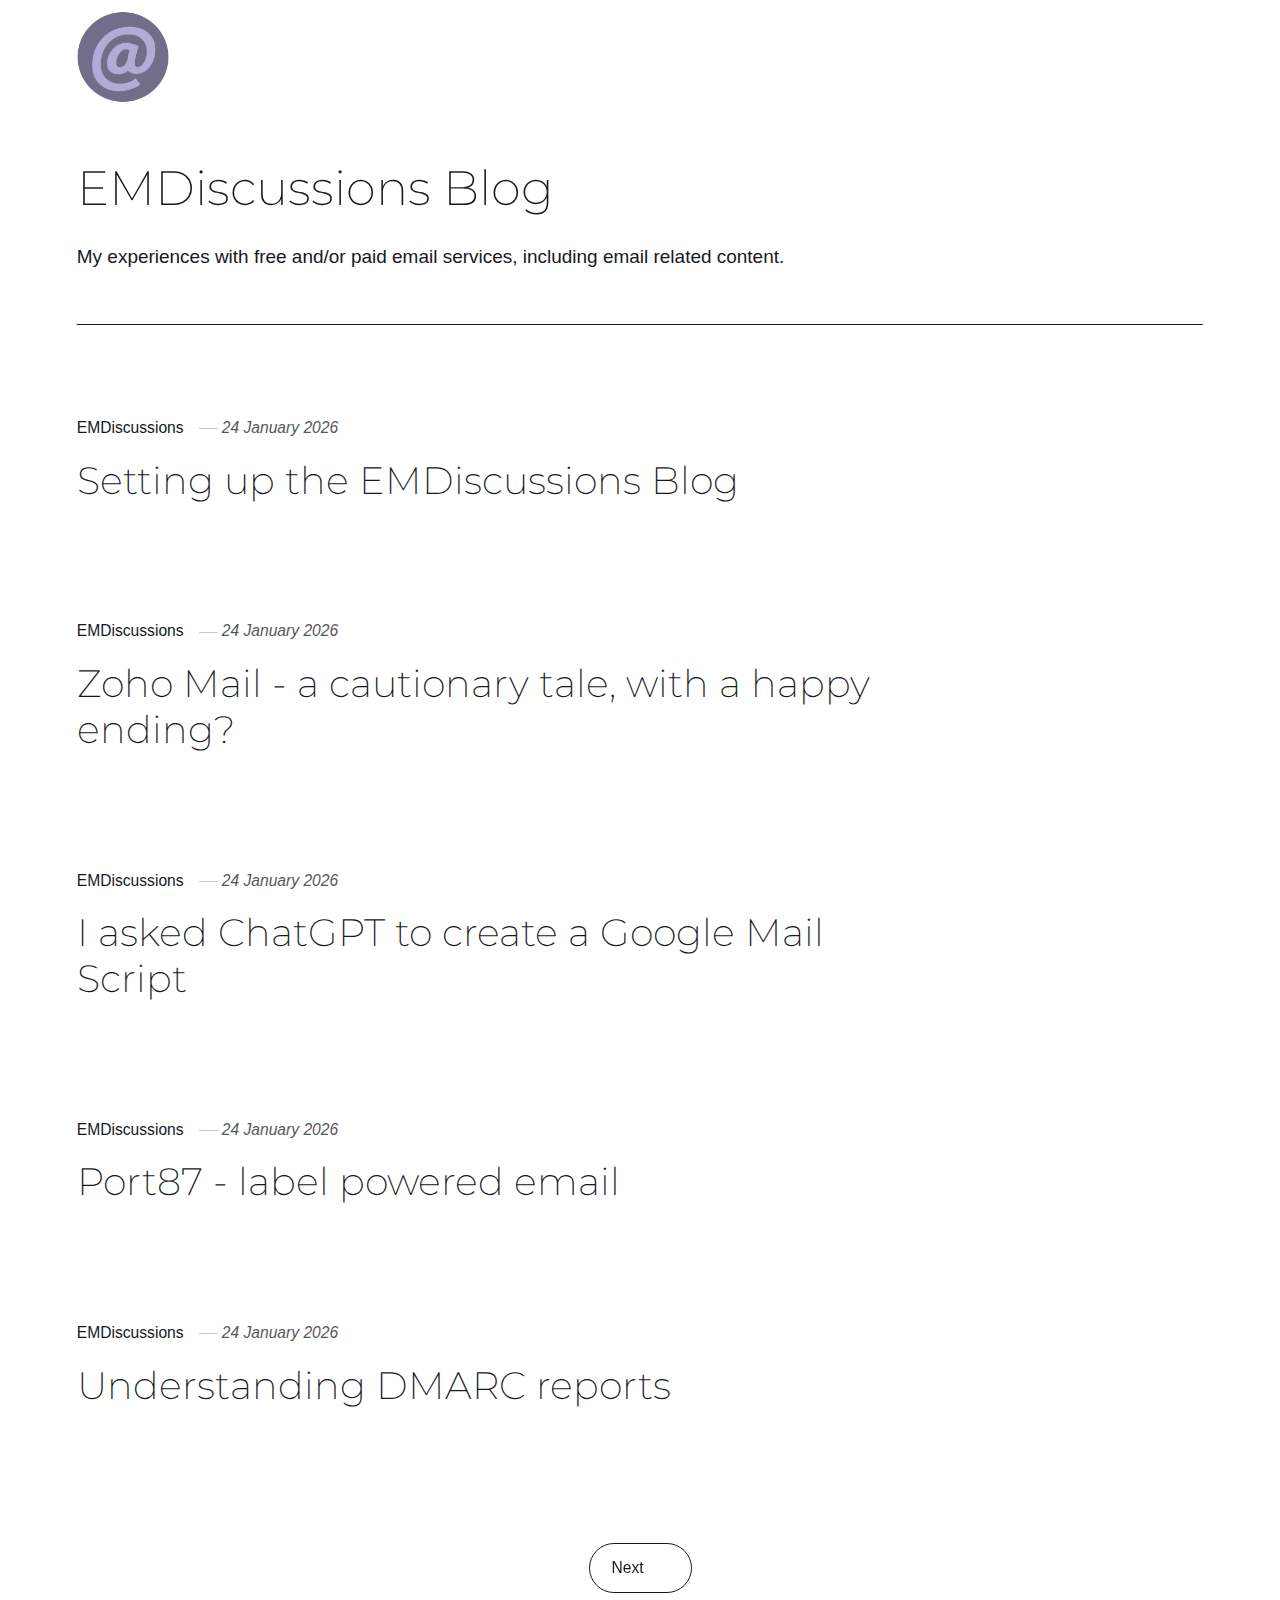
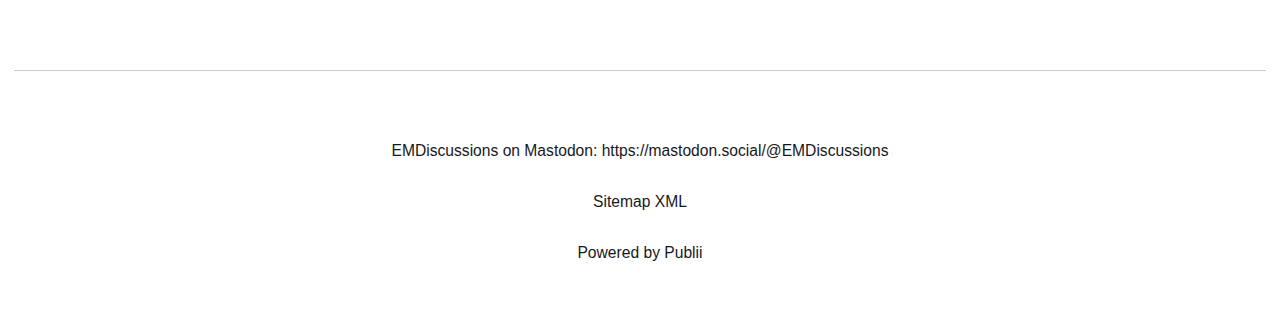
<file: index.html>
<!DOCTYPE html><html lang="en-gb"><head><meta charset="utf-8"><meta http-equiv="X-UA-Compatible" content="IE=edge"><meta name="viewport" content="width=device-width,initial-scale=1"><title>EMDiscussions Blog</title><meta name="generator" content="Publii Open-Source CMS for Static Site"><link rel="canonical" href="https://emdiscussions.github.io/emd-blog/"><link rel="alternate" type="application/atom+xml" href="https://emdiscussions.github.io/emd-blog/feed.xml" title="EMDiscussions Blog - RSS"><link rel="alternate" type="application/json" href="https://emdiscussions.github.io/emd-blog/feed.json" title="EMDiscussions Blog - JSON"><meta property="og:title" content="EMDiscussions Blog"><meta property="og:image" content="https://emdiscussions.github.io/emd-blog/media/website/emd-icon-italic-160-706E8A-circle.png"><meta property="og:image:width" content="160"><meta property="og:image:height" content="160"><meta property="og:site_name" content="EMDiscussions Blog"><meta property="og:description" content=""><meta property="og:url" content="https://emdiscussions.github.io/emd-blog/"><meta property="og:type" content="website"><link rel="shortcut icon" href="https://emdiscussions.github.io/emd-blog/media/website/favicon.ico" type="image/x-icon"><link rel="next" href="https://emdiscussions.github.io/emd-blog/page/2/"><link rel="preload" href="https://emdiscussions.github.io/emd-blog/assets/dynamic/fonts/montserrat/montserrat.woff2" as="font" type="font/woff2" crossorigin><link rel="preload" href="https://emdiscussions.github.io/emd-blog/assets/dynamic/fonts/montserrat/montserrat-italic.woff2" as="font" type="font/woff2" crossorigin><link rel="stylesheet" href="https://emdiscussions.github.io/emd-blog/assets/css/style.css?v=d65aa22b2069efb5b5a8ce8ded49c3a6"><script type="application/ld+json">{"@context":"http://schema.org","@type":"Organization","name":"EMDiscussions Blog","logo":"https://emdiscussions.github.io/emd-blog/media/website/emd-icon-italic-160-706E8A-circle.png","url":"https://emdiscussions.github.io/emd-blog/"}</script><noscript><style>img[loading] {
                    opacity: 1;
                }</style></noscript></head><body class="home-template"><header class="top js-header"><a class="logo" href="https://emdiscussions.github.io/emd-blog/"><img src="https://emdiscussions.github.io/emd-blog/media/website/emd-icon-italic-160-706E8A-circle.png" alt="EMDiscussions Blog" width="160" height="160"></a></header><main><div class="hero hero--noimage"><header class="hero__content"><div class="wrapper"><h1>EMDiscussions Blog</h1><p>My experiences with free and/or paid email services, including email related content.</p></div></header></div><div class="wrapper feed"><article class="feed__item"><div class="feed__content"><header><div class="feed__meta"><a href="https://emdiscussions.github.io/emd-blog/authors/emdiscussions/" class="feed__author">EMDiscussions</a> <time datetime="2026-01-24T09:01" class="feed__date">24 January 2026</time></div><h2 class="feed__title"><a href="https://emdiscussions.github.io/emd-blog/setting-up-the-emdiscussions-blog.html">Setting up the EMDiscussions Blog</a></h2></header><p></p></div></article><article class="feed__item"><div class="feed__content"><header><div class="feed__meta"><a href="https://emdiscussions.github.io/emd-blog/authors/emdiscussions/" class="feed__author">EMDiscussions</a> <time datetime="2026-01-24T10:37" class="feed__date">24 January 2026</time></div><h2 class="feed__title"><a href="https://emdiscussions.github.io/emd-blog/zoho-mail-a-cautionary-tale-with-a-happy-ending.html">Zoho Mail - a cautionary tale, with a happy ending?</a></h2></header><p></p></div></article><article class="feed__item"><div class="feed__content"><header><div class="feed__meta"><a href="https://emdiscussions.github.io/emd-blog/authors/emdiscussions/" class="feed__author">EMDiscussions</a> <time datetime="2026-01-24T11:10" class="feed__date">24 January 2026</time></div><h2 class="feed__title"><a href="https://emdiscussions.github.io/emd-blog/i-asked-chatgpt-to-create-a-google-mail-script.html">I asked ChatGPT to create a Google Mail Script</a></h2></header><p></p></div></article><article class="feed__item"><div class="feed__content"><header><div class="feed__meta"><a href="https://emdiscussions.github.io/emd-blog/authors/emdiscussions/" class="feed__author">EMDiscussions</a> <time datetime="2026-01-24T11:22" class="feed__date">24 January 2026</time></div><h2 class="feed__title"><a href="https://emdiscussions.github.io/emd-blog/port87-label-powered-email.html">Port87 - label powered email</a></h2></header><p></p></div></article><article class="feed__item"><div class="feed__content"><header><div class="feed__meta"><a href="https://emdiscussions.github.io/emd-blog/authors/emdiscussions/" class="feed__author">EMDiscussions</a> <time datetime="2026-01-24T13:16" class="feed__date">24 January 2026</time></div><h2 class="feed__title"><a href="https://emdiscussions.github.io/emd-blog/understanding-dmarc-reports.html">Understanding DMARC reports</a></h2></header><p></p></div></article><nav class="wrapper pagination asc"><div class="pagination__item"><a href="https://emdiscussions.github.io/emd-blog/page/2/" class="btn btn--icon"><span>Next</span> <svg width="20" height="20" aria-hidden="true"><use xlink:href="https://emdiscussions.github.io/emd-blog/assets/svg/svg-map.svg#arrow-next"/></svg></a></div></nav></div></main><footer class="footer"><div class="wrapper"><div class="footer__copyright"><p>EMDiscussions on Mastodon: <a rel="me" href="https://mastodon.social/@EMDiscussions" title="EMDiscussions on Mastodon">https://mastodon.social/@EMDiscussions</a></p><p><a href="https://emdiscussions.github.io/emd-blog/sitemap.xml" title="Sitemap XML" target="_blank" rel="noopener">Sitemap XML</a></p><p>Powered by Publii</p></div><button id="backToTop" class="footer__bttop" aria-label="Back to top" title="Back to top"><svg width="20" height="20"><use xlink:href="https://emdiscussions.github.io/emd-blog/assets/svg/svg-map.svg#toparrow"/></svg></button></div></footer><script defer="defer" src="https://emdiscussions.github.io/emd-blog/assets/js/scripts.min.js?v=ffcbea6c02c8178d10092962b235a5b0"></script><script>window.publiiThemeMenuConfig={mobileMenuMode:'sidebar',animationSpeed:300,submenuWidth: 'auto',doubleClickTime:500,mobileMenuExpandableSubmenus:true,relatedContainerForOverlayMenuSelector:'.top'};</script><script>var images = document.querySelectorAll('img[loading]');
        for (var i = 0; i < images.length; i++) {
            if (images[i].complete) {
                images[i].classList.add('is-loaded');
            } else {
                images[i].addEventListener('load', function () {
                    this.classList.add('is-loaded');
                }, false);
            }
        }</script></body></html>
</file>
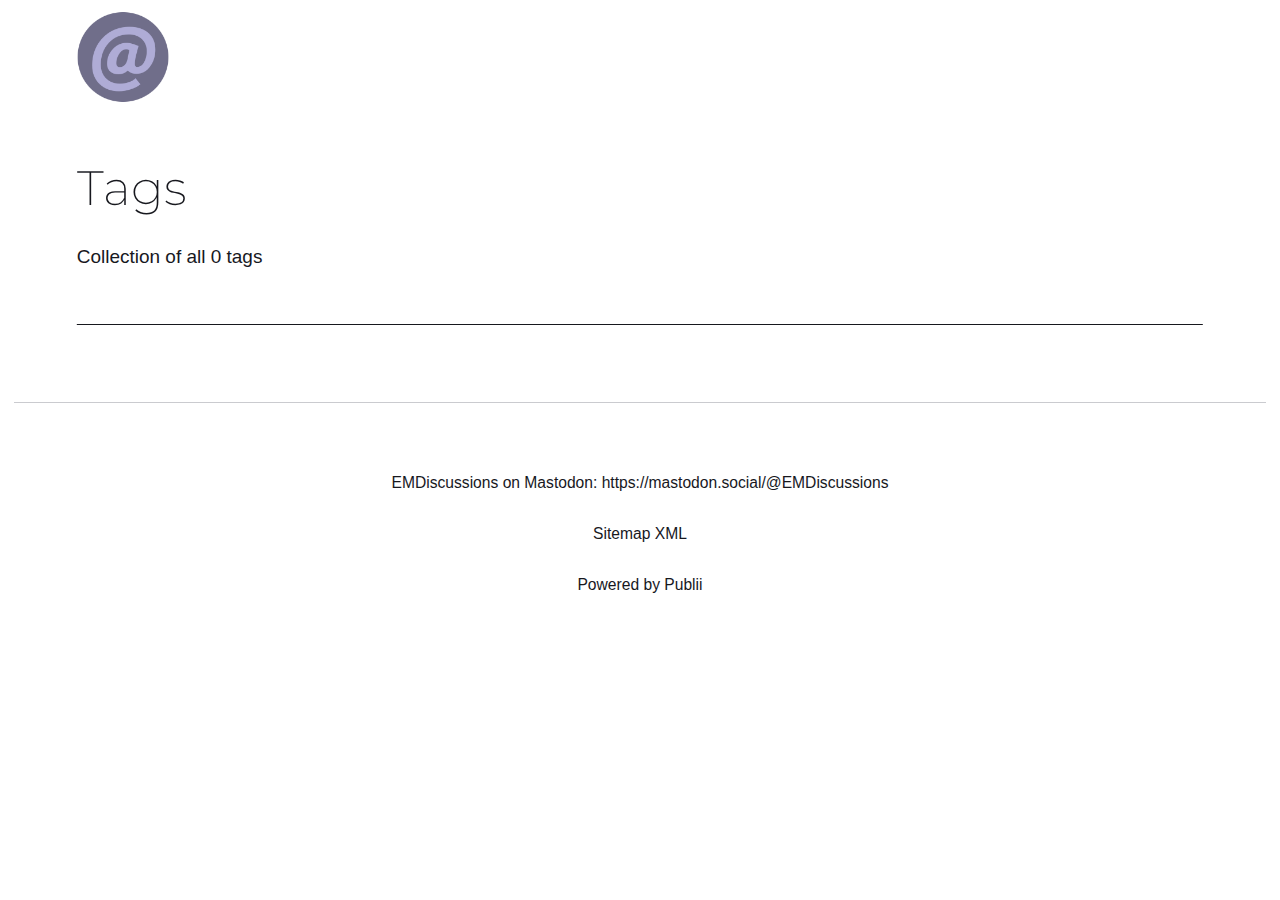
<file: tags/index.html>
<!DOCTYPE html><html lang="en-gb"><head><meta charset="utf-8"><meta http-equiv="X-UA-Compatible" content="IE=edge"><meta name="viewport" content="width=device-width,initial-scale=1"><title>All tags - EMDiscussions Blog</title><meta name="robots" content="noindex, follow"><meta name="generator" content="Publii Open-Source CMS for Static Site"><link rel="alternate" type="application/atom+xml" href="https://emdiscussions.github.io/emd-blog/feed.xml" title="EMDiscussions Blog - RSS"><link rel="alternate" type="application/json" href="https://emdiscussions.github.io/emd-blog/feed.json" title="EMDiscussions Blog - JSON"><meta property="og:title" content="EMDiscussions Blog"><meta property="og:image" content="https://emdiscussions.github.io/emd-blog/media/website/emd-icon-italic-160-706E8A-circle.png"><meta property="og:image:width" content="160"><meta property="og:image:height" content="160"><meta property="og:site_name" content="EMDiscussions Blog"><meta property="og:description" content=""><meta property="og:url" content="https://emdiscussions.github.io/emd-blog/tags/"><meta property="og:type" content="website"><link rel="shortcut icon" href="https://emdiscussions.github.io/emd-blog/media/website/favicon.ico" type="image/x-icon"><link rel="preload" href="https://emdiscussions.github.io/emd-blog/assets/dynamic/fonts/montserrat/montserrat.woff2" as="font" type="font/woff2" crossorigin><link rel="preload" href="https://emdiscussions.github.io/emd-blog/assets/dynamic/fonts/montserrat/montserrat-italic.woff2" as="font" type="font/woff2" crossorigin><link rel="stylesheet" href="https://emdiscussions.github.io/emd-blog/assets/css/style.css?v=d65aa22b2069efb5b5a8ce8ded49c3a6"><script type="application/ld+json">{"@context":"http://schema.org","@type":"Organization","name":"EMDiscussions Blog","logo":"https://emdiscussions.github.io/emd-blog/media/website/emd-icon-italic-160-706E8A-circle.png","url":"https://emdiscussions.github.io/emd-blog/"}</script><noscript><style>img[loading] {
                    opacity: 1;
                }</style></noscript></head><body class="tags-template"><header class="top js-header"><a class="logo" href="https://emdiscussions.github.io/emd-blog/"><img src="https://emdiscussions.github.io/emd-blog/media/website/emd-icon-italic-160-706E8A-circle.png" alt="EMDiscussions Blog" width="160" height="160"></a></header><main class="page page--tags"><div class="hero hero--noimage"><header class="hero__content"><div class="wrapper"><h1>Tags</h1><p class="page__desc">Collection of all 0 tags</p></div></header></div><div class="wrapper"><ul class="feed feed--grid"></ul></div></main><footer class="footer"><div class="wrapper"><div class="footer__copyright"><p>EMDiscussions on Mastodon: <a rel="me" href="https://mastodon.social/@EMDiscussions" title="EMDiscussions on Mastodon">https://mastodon.social/@EMDiscussions</a></p><p><a href="https://emdiscussions.github.io/emd-blog/sitemap.xml" title="Sitemap XML" target="_blank" rel="noopener">Sitemap XML</a></p><p>Powered by Publii</p></div><button id="backToTop" class="footer__bttop" aria-label="Back to top" title="Back to top"><svg width="20" height="20"><use xlink:href="https://emdiscussions.github.io/emd-blog/assets/svg/svg-map.svg#toparrow"/></svg></button></div></footer><script defer="defer" src="https://emdiscussions.github.io/emd-blog/assets/js/scripts.min.js?v=ffcbea6c02c8178d10092962b235a5b0"></script><script>window.publiiThemeMenuConfig={mobileMenuMode:'sidebar',animationSpeed:300,submenuWidth: 'auto',doubleClickTime:500,mobileMenuExpandableSubmenus:true,relatedContainerForOverlayMenuSelector:'.top'};</script><script>var images = document.querySelectorAll('img[loading]');
        for (var i = 0; i < images.length; i++) {
            if (images[i].complete) {
                images[i].classList.add('is-loaded');
            } else {
                images[i].addEventListener('load', function () {
                    this.classList.add('is-loaded');
                }, false);
            }
        }</script></body></html>
</file>
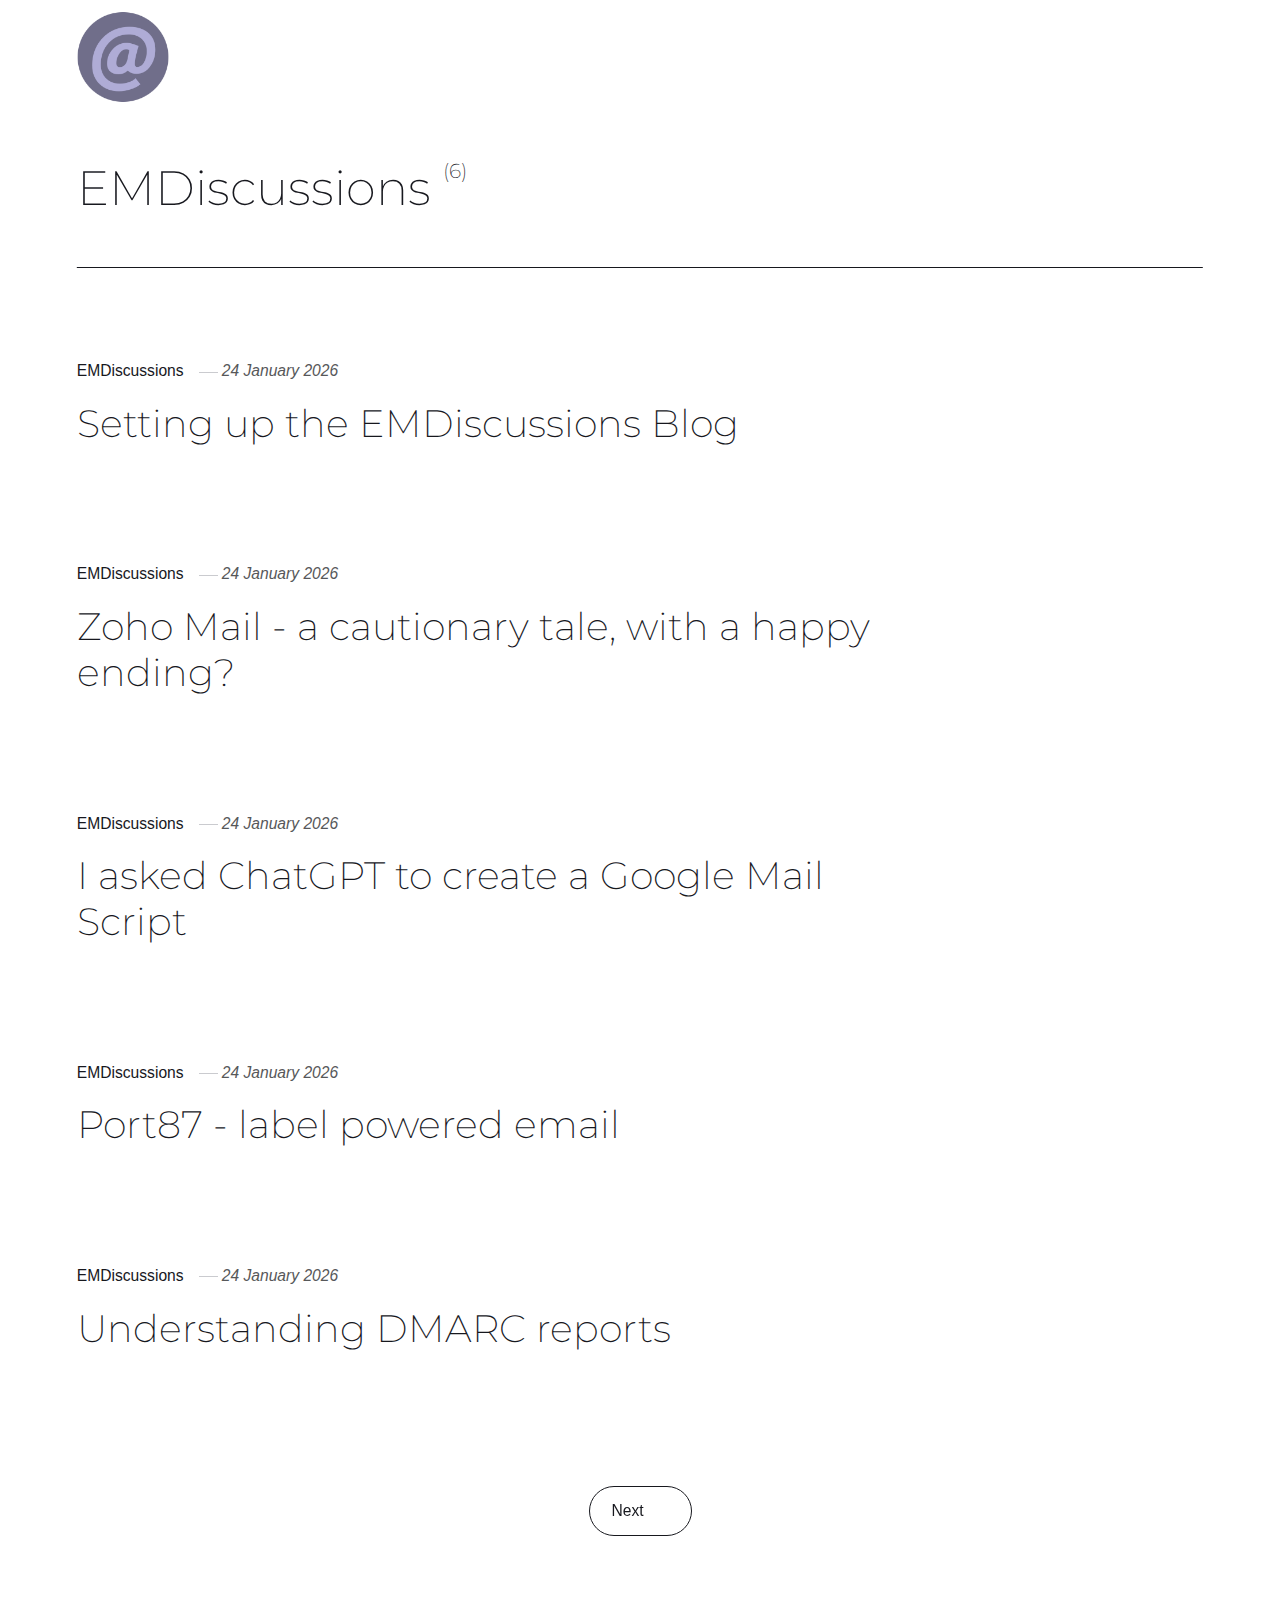
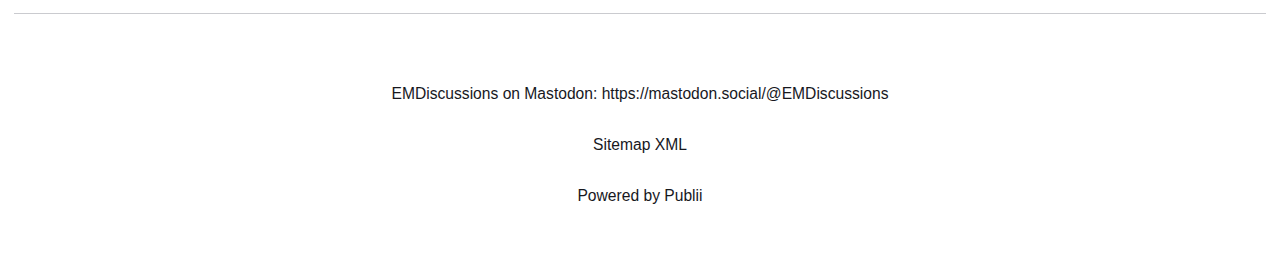
<file: authors/emdiscussions/index.html>
<!DOCTYPE html><html lang="en-gb"><head><meta charset="utf-8"><meta http-equiv="X-UA-Compatible" content="IE=edge"><meta name="viewport" content="width=device-width,initial-scale=1"><title>Author: EMDiscussions - EMDiscussions Blog</title><meta name="robots" content="noindex, follow"><meta name="generator" content="Publii Open-Source CMS for Static Site"><link rel="alternate" type="application/atom+xml" href="https://emdiscussions.github.io/emd-blog/feed.xml" title="EMDiscussions Blog - RSS"><link rel="alternate" type="application/json" href="https://emdiscussions.github.io/emd-blog/feed.json" title="EMDiscussions Blog - JSON"><meta property="og:title" content="EMDiscussions"><meta property="og:image" content="https://emdiscussions.github.io/emd-blog/media/website/emd-icon-italic-160-706E8A-circle.png"><meta property="og:image:width" content="160"><meta property="og:image:height" content="160"><meta property="og:site_name" content="EMDiscussions Blog"><meta property="og:description" content=""><meta property="og:url" content="https://emdiscussions.github.io/emd-blog/authors/emdiscussions/"><meta property="og:type" content="website"><link rel="shortcut icon" href="https://emdiscussions.github.io/emd-blog/media/website/favicon.ico" type="image/x-icon"><link rel="next" href="https://emdiscussions.github.io/emd-blog/authors/emdiscussions/page/2/"><link rel="preload" href="https://emdiscussions.github.io/emd-blog/assets/dynamic/fonts/montserrat/montserrat.woff2" as="font" type="font/woff2" crossorigin><link rel="preload" href="https://emdiscussions.github.io/emd-blog/assets/dynamic/fonts/montserrat/montserrat-italic.woff2" as="font" type="font/woff2" crossorigin><link rel="stylesheet" href="https://emdiscussions.github.io/emd-blog/assets/css/style.css?v=d65aa22b2069efb5b5a8ce8ded49c3a6"><script type="application/ld+json">{"@context":"http://schema.org","@type":"Organization","name":"EMDiscussions Blog","logo":"https://emdiscussions.github.io/emd-blog/media/website/emd-icon-italic-160-706E8A-circle.png","url":"https://emdiscussions.github.io/emd-blog/"}</script><noscript><style>img[loading] {
                    opacity: 1;
                }</style></noscript></head><body class="author-template"><header class="top js-header"><a class="logo" href="https://emdiscussions.github.io/emd-blog/"><img src="https://emdiscussions.github.io/emd-blog/media/website/emd-icon-italic-160-706E8A-circle.png" alt="EMDiscussions Blog" width="160" height="160"></a></header><main class="page page--author"><div class="hero hero--noimage"><header class="hero__content"><div class="wrapper page--author__wrapper"><div><h1>EMDiscussions <sup>(6)</sup></h1></div></div></header></div><div class="wrapper feed"><article class="feed__item"><div class="feed__content"><header><div class="feed__meta"><a href="https://emdiscussions.github.io/emd-blog/authors/emdiscussions/" class="feed__author">EMDiscussions</a> <time datetime="2026-01-24T09:01" class="feed__date">24 January 2026</time></div><h2 class="feed__title"><a href="https://emdiscussions.github.io/emd-blog/setting-up-the-emdiscussions-blog.html">Setting up the EMDiscussions Blog</a></h2></header><p></p></div></article><article class="feed__item"><div class="feed__content"><header><div class="feed__meta"><a href="https://emdiscussions.github.io/emd-blog/authors/emdiscussions/" class="feed__author">EMDiscussions</a> <time datetime="2026-01-24T10:37" class="feed__date">24 January 2026</time></div><h2 class="feed__title"><a href="https://emdiscussions.github.io/emd-blog/zoho-mail-a-cautionary-tale-with-a-happy-ending.html">Zoho Mail - a cautionary tale, with a happy ending?</a></h2></header><p></p></div></article><article class="feed__item"><div class="feed__content"><header><div class="feed__meta"><a href="https://emdiscussions.github.io/emd-blog/authors/emdiscussions/" class="feed__author">EMDiscussions</a> <time datetime="2026-01-24T11:10" class="feed__date">24 January 2026</time></div><h2 class="feed__title"><a href="https://emdiscussions.github.io/emd-blog/i-asked-chatgpt-to-create-a-google-mail-script.html">I asked ChatGPT to create a Google Mail Script</a></h2></header><p></p></div></article><article class="feed__item"><div class="feed__content"><header><div class="feed__meta"><a href="https://emdiscussions.github.io/emd-blog/authors/emdiscussions/" class="feed__author">EMDiscussions</a> <time datetime="2026-01-24T11:22" class="feed__date">24 January 2026</time></div><h2 class="feed__title"><a href="https://emdiscussions.github.io/emd-blog/port87-label-powered-email.html">Port87 - label powered email</a></h2></header><p></p></div></article><article class="feed__item"><div class="feed__content"><header><div class="feed__meta"><a href="https://emdiscussions.github.io/emd-blog/authors/emdiscussions/" class="feed__author">EMDiscussions</a> <time datetime="2026-01-24T13:16" class="feed__date">24 January 2026</time></div><h2 class="feed__title"><a href="https://emdiscussions.github.io/emd-blog/understanding-dmarc-reports.html">Understanding DMARC reports</a></h2></header><p></p></div></article><nav class="wrapper pagination asc"><div class="pagination__item"><a href="https://emdiscussions.github.io/emd-blog/authors/emdiscussions/page/2/" class="btn btn--icon"><span>Next</span> <svg width="20" height="20" aria-hidden="true"><use xlink:href="https://emdiscussions.github.io/emd-blog/assets/svg/svg-map.svg#arrow-next"/></svg></a></div></nav></div></main><footer class="footer"><div class="wrapper"><div class="footer__copyright"><p>EMDiscussions on Mastodon: <a rel="me" href="https://mastodon.social/@EMDiscussions" title="EMDiscussions on Mastodon">https://mastodon.social/@EMDiscussions</a></p><p><a href="https://emdiscussions.github.io/emd-blog/sitemap.xml" title="Sitemap XML" target="_blank" rel="noopener">Sitemap XML</a></p><p>Powered by Publii</p></div><button id="backToTop" class="footer__bttop" aria-label="Back to top" title="Back to top"><svg width="20" height="20"><use xlink:href="https://emdiscussions.github.io/emd-blog/assets/svg/svg-map.svg#toparrow"/></svg></button></div></footer><script defer="defer" src="https://emdiscussions.github.io/emd-blog/assets/js/scripts.min.js?v=ffcbea6c02c8178d10092962b235a5b0"></script><script>window.publiiThemeMenuConfig={mobileMenuMode:'sidebar',animationSpeed:300,submenuWidth: 'auto',doubleClickTime:500,mobileMenuExpandableSubmenus:true,relatedContainerForOverlayMenuSelector:'.top'};</script><script>var images = document.querySelectorAll('img[loading]');
        for (var i = 0; i < images.length; i++) {
            if (images[i].complete) {
                images[i].classList.add('is-loaded');
            } else {
                images[i].addEventListener('load', function () {
                    this.classList.add('is-loaded');
                }, false);
            }
        }</script></body></html>
</file>
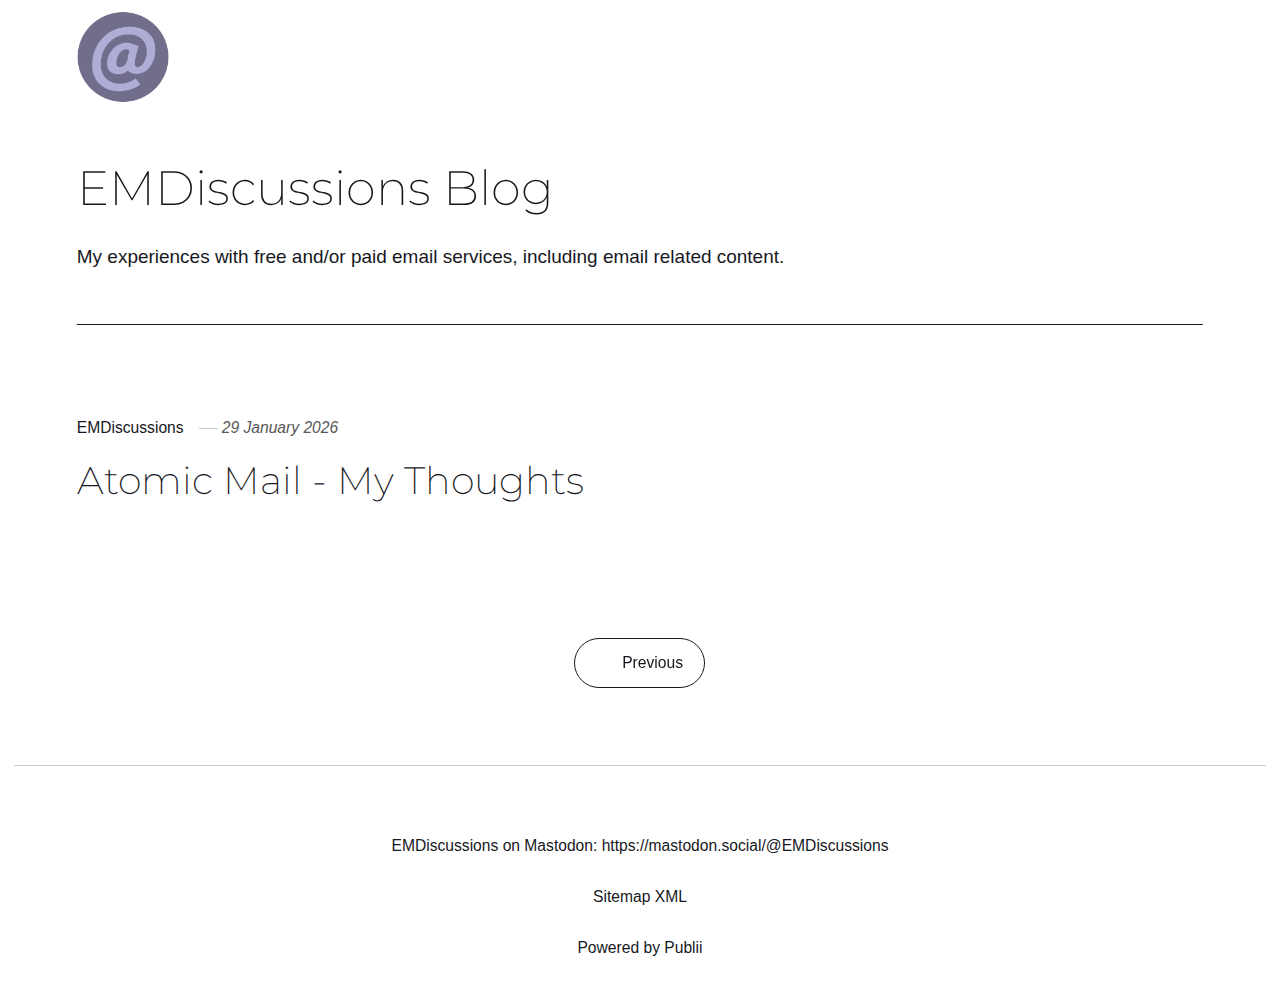
<file: page/2/index.html>
<!DOCTYPE html><html lang="en-gb"><head><meta charset="utf-8"><meta http-equiv="X-UA-Compatible" content="IE=edge"><meta name="viewport" content="width=device-width,initial-scale=1"><title>EMDiscussions Blog</title><meta name="generator" content="Publii Open-Source CMS for Static Site"><link rel="canonical" href="https://emdiscussions.github.io/emd-blog/page/2/"><link rel="alternate" type="application/atom+xml" href="https://emdiscussions.github.io/emd-blog/feed.xml" title="EMDiscussions Blog - RSS"><link rel="alternate" type="application/json" href="https://emdiscussions.github.io/emd-blog/feed.json" title="EMDiscussions Blog - JSON"><meta property="og:title" content="EMDiscussions Blog"><meta property="og:image" content="https://emdiscussions.github.io/emd-blog/media/website/emd-icon-italic-160-706E8A-circle.png"><meta property="og:image:width" content="160"><meta property="og:image:height" content="160"><meta property="og:site_name" content="EMDiscussions Blog"><meta property="og:description" content=""><meta property="og:url" content="https://emdiscussions.github.io/emd-blog/page/2/"><meta property="og:type" content="website"><link rel="shortcut icon" href="https://emdiscussions.github.io/emd-blog/media/website/favicon.ico" type="image/x-icon"><link rel="prev" href="https://emdiscussions.github.io/emd-blog/"><link rel="preload" href="https://emdiscussions.github.io/emd-blog/assets/dynamic/fonts/montserrat/montserrat.woff2" as="font" type="font/woff2" crossorigin><link rel="preload" href="https://emdiscussions.github.io/emd-blog/assets/dynamic/fonts/montserrat/montserrat-italic.woff2" as="font" type="font/woff2" crossorigin><link rel="stylesheet" href="https://emdiscussions.github.io/emd-blog/assets/css/style.css?v=d65aa22b2069efb5b5a8ce8ded49c3a6"><script type="application/ld+json">{"@context":"http://schema.org","@type":"Organization","name":"EMDiscussions Blog","logo":"https://emdiscussions.github.io/emd-blog/media/website/emd-icon-italic-160-706E8A-circle.png","url":"https://emdiscussions.github.io/emd-blog/"}</script><noscript><style>img[loading] {
                    opacity: 1;
                }</style></noscript></head><body class="pagination-templateblogindex-template"><header class="top js-header"><a class="logo" href="https://emdiscussions.github.io/emd-blog/"><img src="https://emdiscussions.github.io/emd-blog/media/website/emd-icon-italic-160-706E8A-circle.png" alt="EMDiscussions Blog" width="160" height="160"></a></header><main><div class="hero hero--noimage"><header class="hero__content"><div class="wrapper"><h1>EMDiscussions Blog</h1><p>My experiences with free and/or paid email services, including email related content.</p></div></header></div><div class="wrapper feed"><article class="feed__item"><div class="feed__content"><header><div class="feed__meta"><a href="https://emdiscussions.github.io/emd-blog/authors/emdiscussions/" class="feed__author">EMDiscussions</a> <time datetime="2026-01-29T09:26" class="feed__date">29 January 2026</time></div><h2 class="feed__title"><a href="https://emdiscussions.github.io/emd-blog/atomic-mail-my-thoughts.html">Atomic Mail - My Thoughts</a></h2></header><p></p></div></article><nav class="pagination asc"><div class="pagination__item"><a href="https://emdiscussions.github.io/emd-blog/" class="btn btn--icon"><svg width="20" height="20" aria-hidden="true"><use xlink:href="https://emdiscussions.github.io/emd-blog/assets/svg/svg-map.svg#arrow-prev"/></svg> <span>Previous</span></a></div></nav></div></main><footer class="footer"><div class="wrapper"><div class="footer__copyright"><p>EMDiscussions on Mastodon: <a rel="me" href="https://mastodon.social/@EMDiscussions" title="EMDiscussions on Mastodon">https://mastodon.social/@EMDiscussions</a></p><p><a href="https://emdiscussions.github.io/emd-blog/sitemap.xml" title="Sitemap XML" target="_blank" rel="noopener">Sitemap XML</a></p><p>Powered by Publii</p></div><button id="backToTop" class="footer__bttop" aria-label="Back to top" title="Back to top"><svg width="20" height="20"><use xlink:href="https://emdiscussions.github.io/emd-blog/assets/svg/svg-map.svg#toparrow"/></svg></button></div></footer><script defer="defer" src="https://emdiscussions.github.io/emd-blog/assets/js/scripts.min.js?v=ffcbea6c02c8178d10092962b235a5b0"></script><script>window.publiiThemeMenuConfig={mobileMenuMode:'sidebar',animationSpeed:300,submenuWidth: 'auto',doubleClickTime:500,mobileMenuExpandableSubmenus:true,relatedContainerForOverlayMenuSelector:'.top'};</script><script>var images = document.querySelectorAll('img[loading]');
        for (var i = 0; i < images.length; i++) {
            if (images[i].complete) {
                images[i].classList.add('is-loaded');
            } else {
                images[i].addEventListener('load', function () {
                    this.classList.add('is-loaded');
                }, false);
            }
        }</script></body></html>
</file>
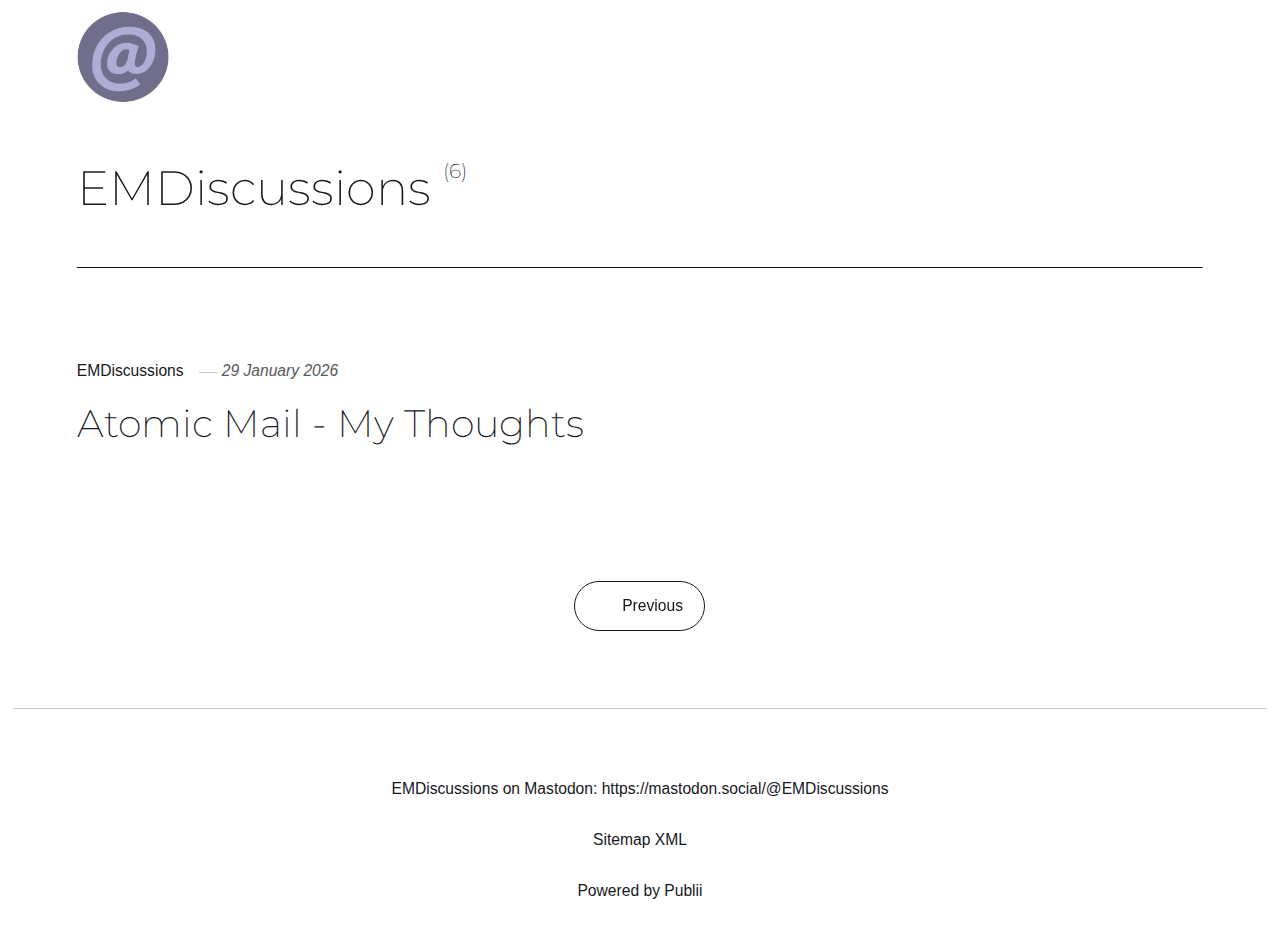
<file: authors/emdiscussions/page/2/index.html>
<!DOCTYPE html><html lang="en-gb"><head><meta charset="utf-8"><meta http-equiv="X-UA-Compatible" content="IE=edge"><meta name="viewport" content="width=device-width,initial-scale=1"><title>Author: EMDiscussions - EMDiscussions Blog</title><meta name="robots" content="noindex, follow"><meta name="generator" content="Publii Open-Source CMS for Static Site"><link rel="alternate" type="application/atom+xml" href="https://emdiscussions.github.io/emd-blog/feed.xml" title="EMDiscussions Blog - RSS"><link rel="alternate" type="application/json" href="https://emdiscussions.github.io/emd-blog/feed.json" title="EMDiscussions Blog - JSON"><meta property="og:title" content="EMDiscussions"><meta property="og:image" content="https://emdiscussions.github.io/emd-blog/media/website/emd-icon-italic-160-706E8A-circle.png"><meta property="og:image:width" content="160"><meta property="og:image:height" content="160"><meta property="og:site_name" content="EMDiscussions Blog"><meta property="og:description" content=""><meta property="og:url" content="https://emdiscussions.github.io/emd-blog/authors/emdiscussions/page/2/"><meta property="og:type" content="website"><link rel="shortcut icon" href="https://emdiscussions.github.io/emd-blog/media/website/favicon.ico" type="image/x-icon"><link rel="prev" href="https://emdiscussions.github.io/emd-blog/authors/emdiscussions/"><link rel="preload" href="https://emdiscussions.github.io/emd-blog/assets/dynamic/fonts/montserrat/montserrat.woff2" as="font" type="font/woff2" crossorigin><link rel="preload" href="https://emdiscussions.github.io/emd-blog/assets/dynamic/fonts/montserrat/montserrat-italic.woff2" as="font" type="font/woff2" crossorigin><link rel="stylesheet" href="https://emdiscussions.github.io/emd-blog/assets/css/style.css?v=d65aa22b2069efb5b5a8ce8ded49c3a6"><script type="application/ld+json">{"@context":"http://schema.org","@type":"Organization","name":"EMDiscussions Blog","logo":"https://emdiscussions.github.io/emd-blog/media/website/emd-icon-italic-160-706E8A-circle.png","url":"https://emdiscussions.github.io/emd-blog/"}</script><noscript><style>img[loading] {
                    opacity: 1;
                }</style></noscript></head><body class="author-template pagination-template"><header class="top js-header"><a class="logo" href="https://emdiscussions.github.io/emd-blog/"><img src="https://emdiscussions.github.io/emd-blog/media/website/emd-icon-italic-160-706E8A-circle.png" alt="EMDiscussions Blog" width="160" height="160"></a></header><main class="page page--author"><div class="hero hero--noimage"><header class="hero__content"><div class="wrapper page--author__wrapper"><div><h1>EMDiscussions <sup>(6)</sup></h1></div></div></header></div><div class="wrapper feed"><article class="feed__item"><div class="feed__content"><header><div class="feed__meta"><a href="https://emdiscussions.github.io/emd-blog/authors/emdiscussions/" class="feed__author">EMDiscussions</a> <time datetime="2026-01-29T09:26" class="feed__date">29 January 2026</time></div><h2 class="feed__title"><a href="https://emdiscussions.github.io/emd-blog/atomic-mail-my-thoughts.html">Atomic Mail - My Thoughts</a></h2></header><p></p></div></article><nav class="wrapper pagination asc"><div class="pagination__item"><a href="https://emdiscussions.github.io/emd-blog/authors/emdiscussions/" class="btn btn--icon"><svg width="20" height="20" aria-hidden="true"><use xlink:href="https://emdiscussions.github.io/emd-blog/assets/svg/svg-map.svg#arrow-prev"/></svg> <span>Previous</span></a></div></nav></div></main><footer class="footer"><div class="wrapper"><div class="footer__copyright"><p>EMDiscussions on Mastodon: <a rel="me" href="https://mastodon.social/@EMDiscussions" title="EMDiscussions on Mastodon">https://mastodon.social/@EMDiscussions</a></p><p><a href="https://emdiscussions.github.io/emd-blog/sitemap.xml" title="Sitemap XML" target="_blank" rel="noopener">Sitemap XML</a></p><p>Powered by Publii</p></div><button id="backToTop" class="footer__bttop" aria-label="Back to top" title="Back to top"><svg width="20" height="20"><use xlink:href="https://emdiscussions.github.io/emd-blog/assets/svg/svg-map.svg#toparrow"/></svg></button></div></footer><script defer="defer" src="https://emdiscussions.github.io/emd-blog/assets/js/scripts.min.js?v=ffcbea6c02c8178d10092962b235a5b0"></script><script>window.publiiThemeMenuConfig={mobileMenuMode:'sidebar',animationSpeed:300,submenuWidth: 'auto',doubleClickTime:500,mobileMenuExpandableSubmenus:true,relatedContainerForOverlayMenuSelector:'.top'};</script><script>var images = document.querySelectorAll('img[loading]');
        for (var i = 0; i < images.length; i++) {
            if (images[i].complete) {
                images[i].classList.add('is-loaded');
            } else {
                images[i].addEventListener('load', function () {
                    this.classList.add('is-loaded');
                }, false);
            }
        }</script></body></html>
</file>
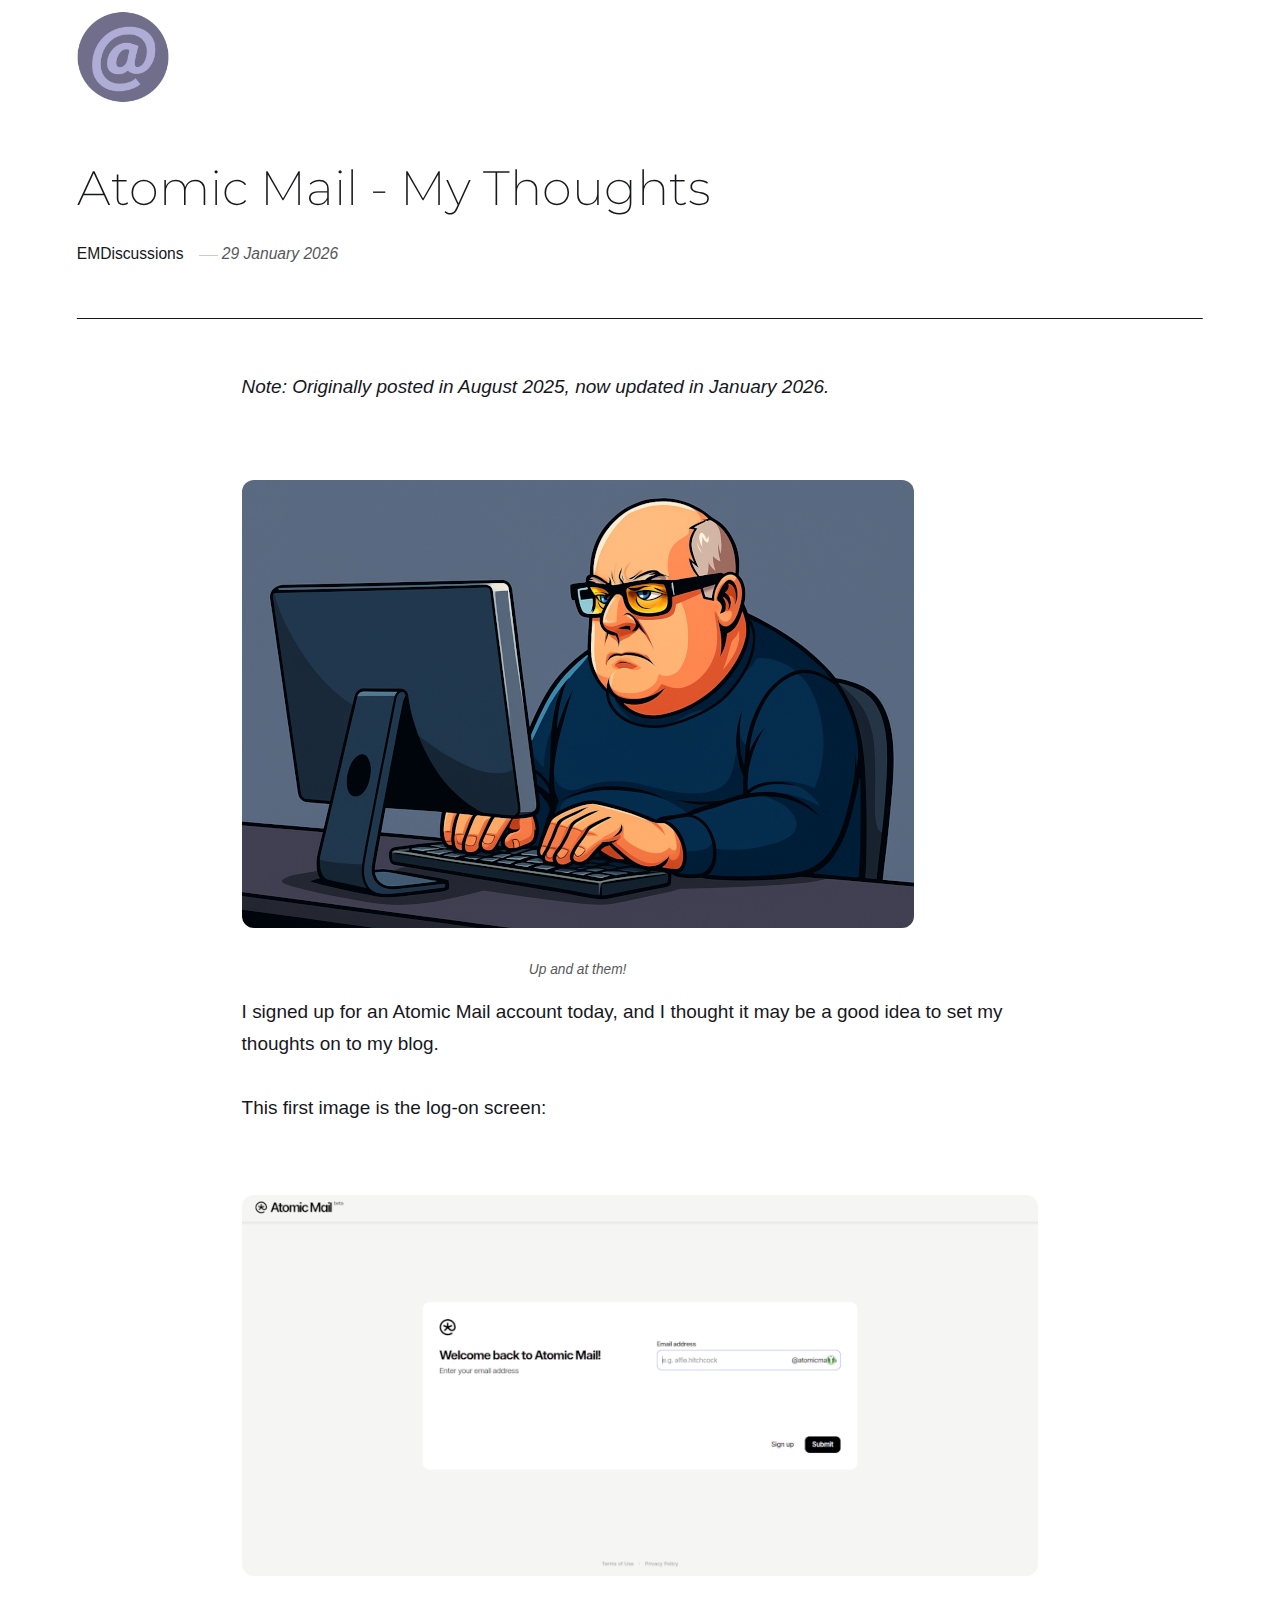
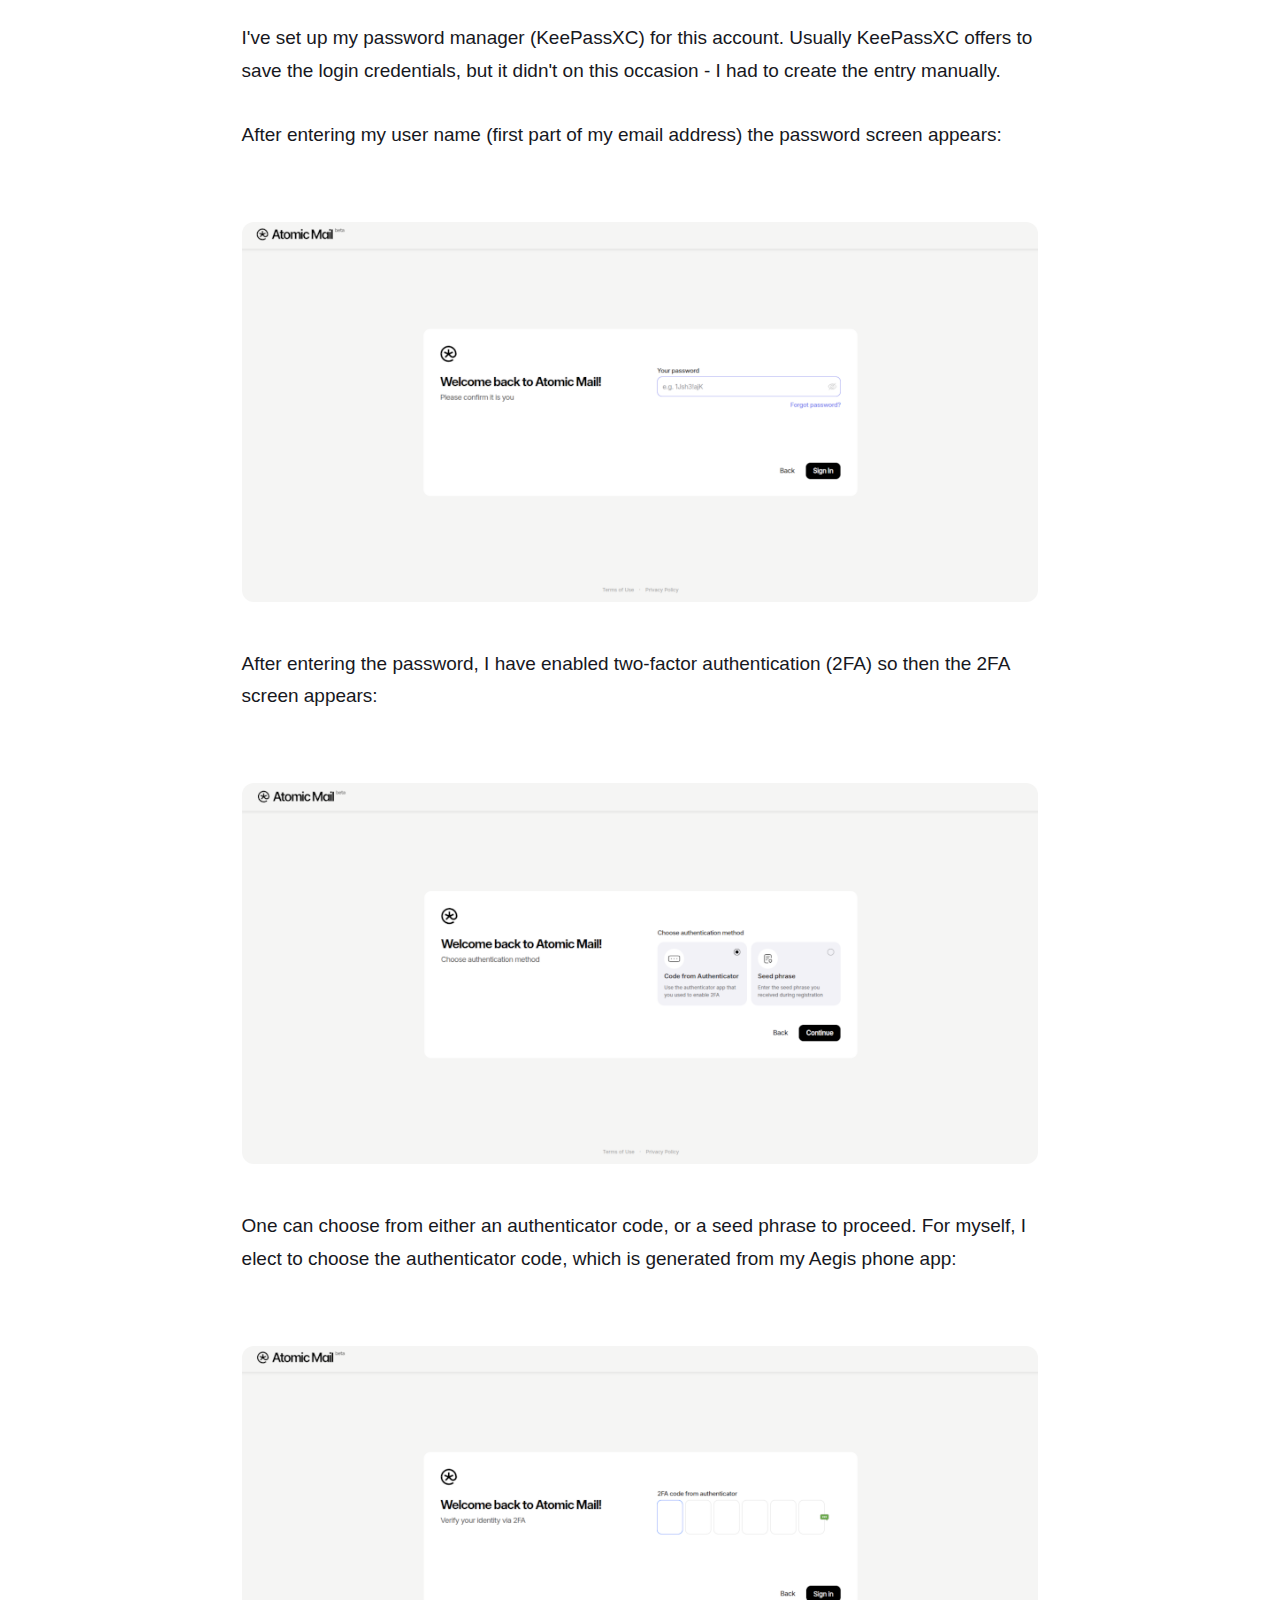
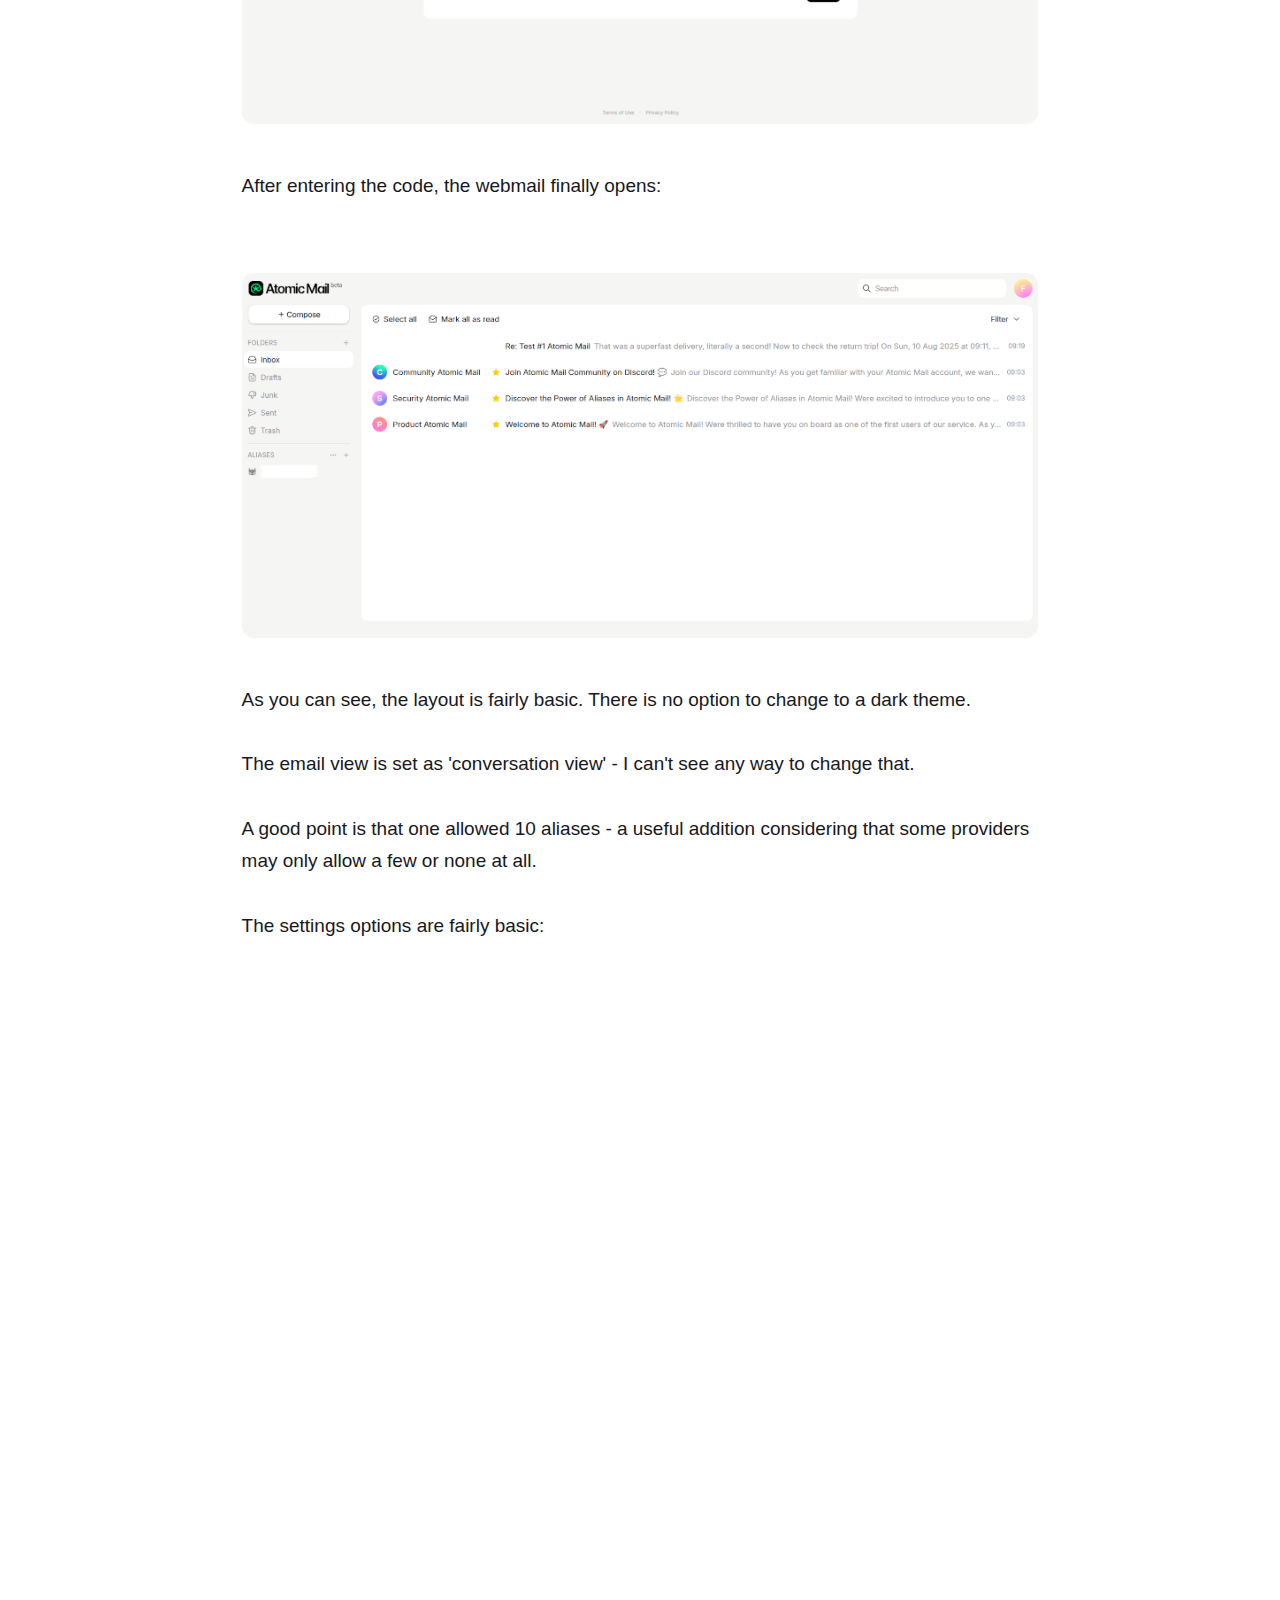
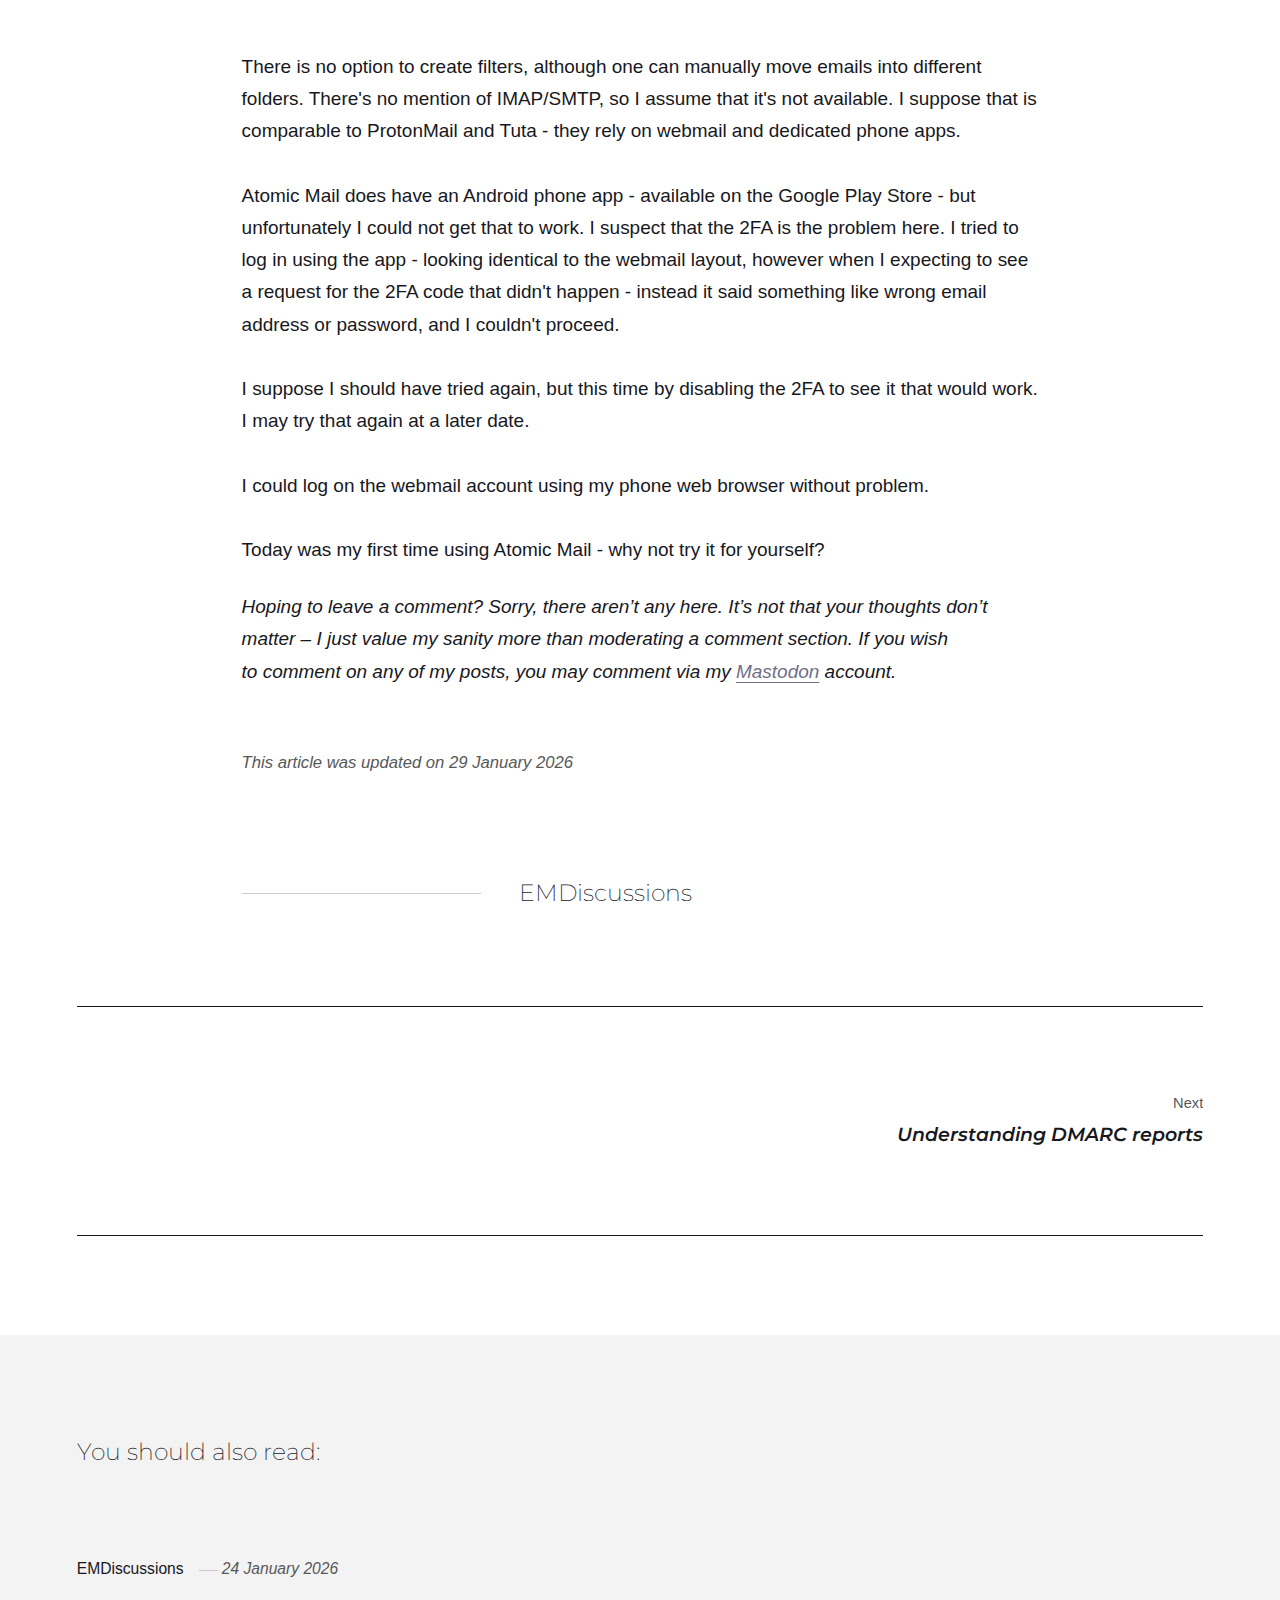
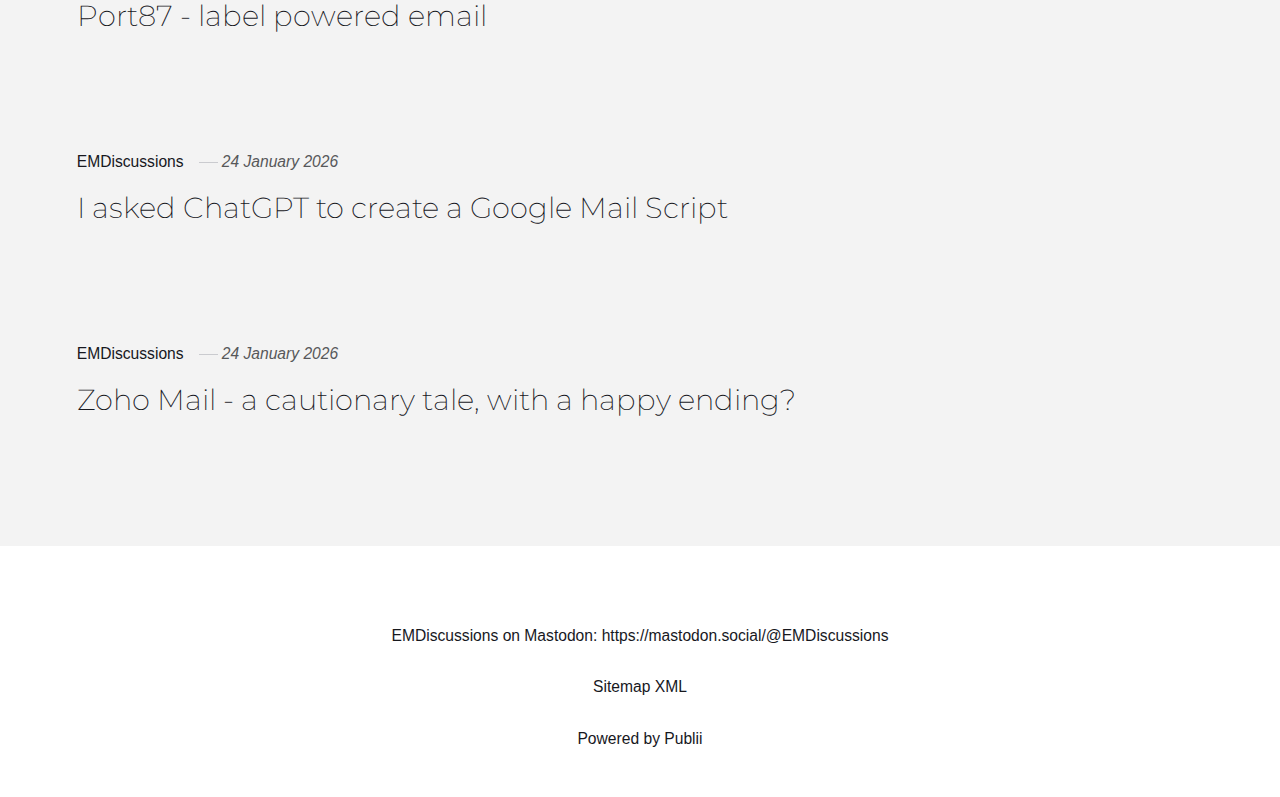
<file: atomic-mail-my-thoughts.html>
<!DOCTYPE html><html lang="en-gb"><head><meta charset="utf-8"><meta http-equiv="X-UA-Compatible" content="IE=edge"><meta name="viewport" content="width=device-width,initial-scale=1"><title>Atomic Mail - My Thoughts - EMDiscussions Blog</title><meta name="generator" content="Publii Open-Source CMS for Static Site"><link rel="canonical" href="https://emdiscussions.github.io/emd-blog/atomic-mail-my-thoughts.html"><link rel="alternate" type="application/atom+xml" href="https://emdiscussions.github.io/emd-blog/feed.xml" title="EMDiscussions Blog - RSS"><link rel="alternate" type="application/json" href="https://emdiscussions.github.io/emd-blog/feed.json" title="EMDiscussions Blog - JSON"><meta property="og:title" content="Atomic Mail - My Thoughts"><meta property="og:image" content="https://emdiscussions.github.io/emd-blog/media/website/emd-icon-italic-160-706E8A-circle.png"><meta property="og:image:width" content="160"><meta property="og:image:height" content="160"><meta property="og:site_name" content="EMDiscussions Blog"><meta property="og:description" content=""><meta property="og:url" content="https://emdiscussions.github.io/emd-blog/atomic-mail-my-thoughts.html"><meta property="og:type" content="article"><link rel="shortcut icon" href="https://emdiscussions.github.io/emd-blog/media/website/favicon.ico" type="image/x-icon"><link rel="preload" href="https://emdiscussions.github.io/emd-blog/assets/dynamic/fonts/montserrat/montserrat.woff2" as="font" type="font/woff2" crossorigin><link rel="preload" href="https://emdiscussions.github.io/emd-blog/assets/dynamic/fonts/montserrat/montserrat-italic.woff2" as="font" type="font/woff2" crossorigin><link rel="stylesheet" href="https://emdiscussions.github.io/emd-blog/assets/css/style.css?v=d65aa22b2069efb5b5a8ce8ded49c3a6"><script type="application/ld+json">{"@context":"http://schema.org","@type":"Article","mainEntityOfPage":{"@type":"WebPage","@id":"https://emdiscussions.github.io/emd-blog/atomic-mail-my-thoughts.html"},"headline":"Atomic Mail - My Thoughts","datePublished":"2026-01-29T09:26+00:00","dateModified":"2026-01-29T09:38+00:00","image":{"@type":"ImageObject","url":"https://emdiscussions.github.io/emd-blog/media/website/emd-icon-italic-160-706E8A-circle.png","height":160,"width":160},"description":"","author":{"@type":"Person","name":"EMDiscussions","url":"https://emdiscussions.github.io/emd-blog/authors/emdiscussions/"},"publisher":{"@type":"Organization","name":"EMDiscussions","logo":{"@type":"ImageObject","url":"https://emdiscussions.github.io/emd-blog/media/website/emd-icon-italic-160-706E8A-circle.png","height":160,"width":160}}}</script><noscript><style>img[loading] {
                    opacity: 1;
                }</style></noscript></head><body class="post-template"><header class="top js-header"><a class="logo" href="https://emdiscussions.github.io/emd-blog/"><img src="https://emdiscussions.github.io/emd-blog/media/website/emd-icon-italic-160-706E8A-circle.png" alt="EMDiscussions Blog" width="160" height="160"></a></header><main class="post"><article class="content"><div class="hero hero--noimage"><header class="hero__content"><div class="wrapper"><h1>Atomic Mail - My Thoughts</h1><div class="feed__meta content__meta"><a href="https://emdiscussions.github.io/emd-blog/authors/emdiscussions/" class="feed__author">EMDiscussions</a> <time datetime="2026-01-29T09:26" class="feed__date">29 January 2026</time></div></div></header></div><div class="entry-wrapper content__entry"><p><em>Note: Originally posted in August 2025, now updated in January 2026.</em></p><figure class="post__image"><figure class="post__image"><img loading="lazy" src="https://emdiscussions.github.io/emd-blog/media/posts/8//computer-01.png" alt="A serious looking caricature of myself, sitting at my computer, and focused on the screen in front of me." width="672" height="448" sizes="(max-width: 1920px) 100vw, 1920px" srcset="https://emdiscussions.github.io/emd-blog/media/posts/8//responsive/computer-01-xs.png 640w, https://emdiscussions.github.io/emd-blog/media/posts/8//responsive/computer-01-sm.png 768w, https://emdiscussions.github.io/emd-blog/media/posts/8//responsive/computer-01-md.png 1024w, https://emdiscussions.github.io/emd-blog/media/posts/8//responsive/computer-01-lg.png 1366w, https://emdiscussions.github.io/emd-blog/media/posts/8//responsive/computer-01-xl.png 1600w, https://emdiscussions.github.io/emd-blog/media/posts/8//responsive/computer-01-2xl.png 1920w"></figure><figcaption>Up and at them!</figcaption></figure><div data-original-attrs="{&quot;style&quot;:&quot;&quot;}">I signed up for an Atomic Mail account today, and I thought it may be a good idea to set my thoughts on to my blog.<br><br>This first image is the log-on screen:<br><br><figure class="post__image"><img src="https://emdiscussions.github.io/emd-blog/media/posts/8/atomic-01.png" alt="Screencap of Atomic Mail setup information." width="900" height="430" sizes="(max-width: 1920px) 100vw, 1920px" srcset="https://emdiscussions.github.io/emd-blog/media/posts/8/responsive/atomic-01-xs.png 640w, https://emdiscussions.github.io/emd-blog/media/posts/8/responsive/atomic-01-sm.png 768w, https://emdiscussions.github.io/emd-blog/media/posts/8/responsive/atomic-01-md.png 1024w, https://emdiscussions.github.io/emd-blog/media/posts/8/responsive/atomic-01-lg.png 1366w, https://emdiscussions.github.io/emd-blog/media/posts/8/responsive/atomic-01-xl.png 1600w, https://emdiscussions.github.io/emd-blog/media/posts/8/responsive/atomic-01-2xl.png 1920w"></figure><br><br>I've set up my password manager (KeePassXC) for this account. Usually KeePassXC offers to save the login credentials, but it didn't on this occasion - I had to create the entry manually.<br><br>After entering my user name (first part of my email address) the password screen appears:<br><br><figure class="post__image"><img loading="lazy" src="https://emdiscussions.github.io/emd-blog/media/posts/8/atomic-02.png" alt="Screencap of Atomic Mail setup information." width="900" height="429" sizes="(max-width: 1920px) 100vw, 1920px" srcset="https://emdiscussions.github.io/emd-blog/media/posts/8/responsive/atomic-02-xs.png 640w, https://emdiscussions.github.io/emd-blog/media/posts/8/responsive/atomic-02-sm.png 768w, https://emdiscussions.github.io/emd-blog/media/posts/8/responsive/atomic-02-md.png 1024w, https://emdiscussions.github.io/emd-blog/media/posts/8/responsive/atomic-02-lg.png 1366w, https://emdiscussions.github.io/emd-blog/media/posts/8/responsive/atomic-02-xl.png 1600w, https://emdiscussions.github.io/emd-blog/media/posts/8/responsive/atomic-02-2xl.png 1920w"></figure><br><br>After entering the password, I have enabled two-factor authentication (2FA) so then the 2FA screen appears:<br><br><figure class="post__image"><img src="https://emdiscussions.github.io/emd-blog/media/posts/8/atomic-03.png" alt="" width="900" height="430" sizes="(max-width: 1920px) 100vw, 1920px" srcset="https://emdiscussions.github.io/emd-blog/media/posts/8/responsive/atomic-03-xs.png 640w, https://emdiscussions.github.io/emd-blog/media/posts/8/responsive/atomic-03-sm.png 768w, https://emdiscussions.github.io/emd-blog/media/posts/8/responsive/atomic-03-md.png 1024w, https://emdiscussions.github.io/emd-blog/media/posts/8/responsive/atomic-03-lg.png 1366w, https://emdiscussions.github.io/emd-blog/media/posts/8/responsive/atomic-03-xl.png 1600w, https://emdiscussions.github.io/emd-blog/media/posts/8/responsive/atomic-03-2xl.png 1920w"></figure><br><br>One can choose from either an authenticator code, or a seed phrase to proceed. For myself, I elect to choose the authenticator code, which is generated from my Aegis phone app:<br><br><figure class="post__image"><img loading="lazy" src="https://emdiscussions.github.io/emd-blog/media/posts/8/atomic-04.png" alt="Screencap of Atomic Mail setup information." width="900" height="427" sizes="(max-width: 1920px) 100vw, 1920px" srcset="https://emdiscussions.github.io/emd-blog/media/posts/8/responsive/atomic-04-xs.png 640w, https://emdiscussions.github.io/emd-blog/media/posts/8/responsive/atomic-04-sm.png 768w, https://emdiscussions.github.io/emd-blog/media/posts/8/responsive/atomic-04-md.png 1024w, https://emdiscussions.github.io/emd-blog/media/posts/8/responsive/atomic-04-lg.png 1366w, https://emdiscussions.github.io/emd-blog/media/posts/8/responsive/atomic-04-xl.png 1600w, https://emdiscussions.github.io/emd-blog/media/posts/8/responsive/atomic-04-2xl.png 1920w"></figure><br><br>After entering the code, the webmail finally opens:<br><br><figure class="post__image"><img src="https://emdiscussions.github.io/emd-blog/media/posts/8/atomic-05.png" alt="Screencap of Atomic Mail setup information." width="900" height="412" sizes="(max-width: 1920px) 100vw, 1920px" srcset="https://emdiscussions.github.io/emd-blog/media/posts/8/responsive/atomic-05-xs.png 640w, https://emdiscussions.github.io/emd-blog/media/posts/8/responsive/atomic-05-sm.png 768w, https://emdiscussions.github.io/emd-blog/media/posts/8/responsive/atomic-05-md.png 1024w, https://emdiscussions.github.io/emd-blog/media/posts/8/responsive/atomic-05-lg.png 1366w, https://emdiscussions.github.io/emd-blog/media/posts/8/responsive/atomic-05-xl.png 1600w, https://emdiscussions.github.io/emd-blog/media/posts/8/responsive/atomic-05-2xl.png 1920w"></figure><br><br>As you can see, the layout is fairly basic. There is no option to change to a dark theme.<br><br>The email view is set as 'conversation view' - I can't see any way to change that.<br><br>A good point is that one allowed 10 aliases - a useful addition considering that some providers may only allow a few or none at all. <br><br>The settings options are fairly basic:<br><br><figure class="post__image"><img loading="lazy" src="https://emdiscussions.github.io/emd-blog/media/posts/8/atomic-06.png" alt="Screencap of Atomic Mail setup information." width="875" height="650" sizes="(max-width: 1920px) 100vw, 1920px" srcset="https://emdiscussions.github.io/emd-blog/media/posts/8/responsive/atomic-06-xs.png 640w, https://emdiscussions.github.io/emd-blog/media/posts/8/responsive/atomic-06-sm.png 768w, https://emdiscussions.github.io/emd-blog/media/posts/8/responsive/atomic-06-md.png 1024w, https://emdiscussions.github.io/emd-blog/media/posts/8/responsive/atomic-06-lg.png 1366w, https://emdiscussions.github.io/emd-blog/media/posts/8/responsive/atomic-06-xl.png 1600w, https://emdiscussions.github.io/emd-blog/media/posts/8/responsive/atomic-06-2xl.png 1920w"></figure><br><br>There is no option to create filters, although one can manually move emails into different folders. There's no mention of IMAP/SMTP, so I assume that it's not available. I suppose that is comparable to ProtonMail and Tuta - they rely on webmail and dedicated phone apps.<br><br>Atomic Mail does have an Android phone app - available on the Google Play Store - but unfortunately I could not get that to work. I suspect that the 2FA is the problem here. I tried to log in using the app - looking identical to the webmail layout, however when I expecting to see a request for the 2FA code that didn't happen - instead it said something like wrong email address or password, and I couldn't proceed.<br><br>I suppose I should have tried again, but this time by disabling the 2FA to see it that would work. I may try that again at a later date.<br><br>I could log on the webmail account using my phone web browser without problem.<br><br>Today was my first time using Atomic Mail - why not try it for yourself?</div><p><em>Hoping to leave a comment? Sorry, there aren’t any here. It’s not that your thoughts don’t matter – I just value my sanity more than moderating a comment section. If you wish to comment on any of my posts, you may comment via my <a href="https://mastodon.social/@EMDiscussions" target="_blank" rel="noopener noreferrer">Mastodon</a> account.</em></p></div><footer class="content__footer"><div class="entry-wrapper"><p class="content__updated">This article was updated on 29 January 2026</p><div class="content__actions"></div><div class="content__bio bio"><div><h3 class="h4 bio__name"><a href="https://emdiscussions.github.io/emd-blog/authors/emdiscussions/" rel="author">EMDiscussions</a></h3></div></div></div><nav class="content__nav"><div class="wrapper"><div class="content__nav-inner"><div class="content__nav-next"><a href="https://emdiscussions.github.io/emd-blog/understanding-dmarc-reports.html" class="content__nav-link" rel="next"><div><span>Next</span> Understanding DMARC reports</div></a></div></div></div></nav></footer></article><div class="content__related related"><div class="wrapper"><h2 class="h4 related__title">You should also read:</h2><article class="feed__item"><div class="feed__content"><header><div class="feed__meta"><a href="https://emdiscussions.github.io/emd-blog/authors/emdiscussions/" class="feed__author">EMDiscussions</a> <time datetime="2026-01-24T11:22" class="feed__date">24 January 2026</time></div><h3 class="feed__title"><a href="https://emdiscussions.github.io/emd-blog/port87-label-powered-email.html">Port87 - label powered email</a></h3></header><p></p></div></article><article class="feed__item"><div class="feed__content"><header><div class="feed__meta"><a href="https://emdiscussions.github.io/emd-blog/authors/emdiscussions/" class="feed__author">EMDiscussions</a> <time datetime="2026-01-24T11:10" class="feed__date">24 January 2026</time></div><h3 class="feed__title"><a href="https://emdiscussions.github.io/emd-blog/i-asked-chatgpt-to-create-a-google-mail-script.html">I asked ChatGPT to create a Google Mail Script</a></h3></header><p></p></div></article><article class="feed__item"><div class="feed__content"><header><div class="feed__meta"><a href="https://emdiscussions.github.io/emd-blog/authors/emdiscussions/" class="feed__author">EMDiscussions</a> <time datetime="2026-01-24T10:37" class="feed__date">24 January 2026</time></div><h3 class="feed__title"><a href="https://emdiscussions.github.io/emd-blog/zoho-mail-a-cautionary-tale-with-a-happy-ending.html">Zoho Mail - a cautionary tale, with a happy ending?</a></h3></header><p></p></div></article></div></div></main><footer class="footer footer--glued"><div class="wrapper"><div class="footer__copyright"><p>EMDiscussions on Mastodon: <a rel="me" href="https://mastodon.social/@EMDiscussions" title="EMDiscussions on Mastodon">https://mastodon.social/@EMDiscussions</a></p><p><a href="https://emdiscussions.github.io/emd-blog/sitemap.xml" title="Sitemap XML" target="_blank" rel="noopener">Sitemap XML</a></p><p>Powered by Publii</p></div><button id="backToTop" class="footer__bttop" aria-label="Back to top" title="Back to top"><svg width="20" height="20"><use xlink:href="https://emdiscussions.github.io/emd-blog/assets/svg/svg-map.svg#toparrow"/></svg></button></div></footer><script defer="defer" src="https://emdiscussions.github.io/emd-blog/assets/js/scripts.min.js?v=ffcbea6c02c8178d10092962b235a5b0"></script><script>window.publiiThemeMenuConfig={mobileMenuMode:'sidebar',animationSpeed:300,submenuWidth: 'auto',doubleClickTime:500,mobileMenuExpandableSubmenus:true,relatedContainerForOverlayMenuSelector:'.top'};</script><script>var images = document.querySelectorAll('img[loading]');
        for (var i = 0; i < images.length; i++) {
            if (images[i].complete) {
                images[i].classList.add('is-loaded');
            } else {
                images[i].addEventListener('load', function () {
                    this.classList.add('is-loaded');
                }, false);
            }
        }</script></body></html>
</file>
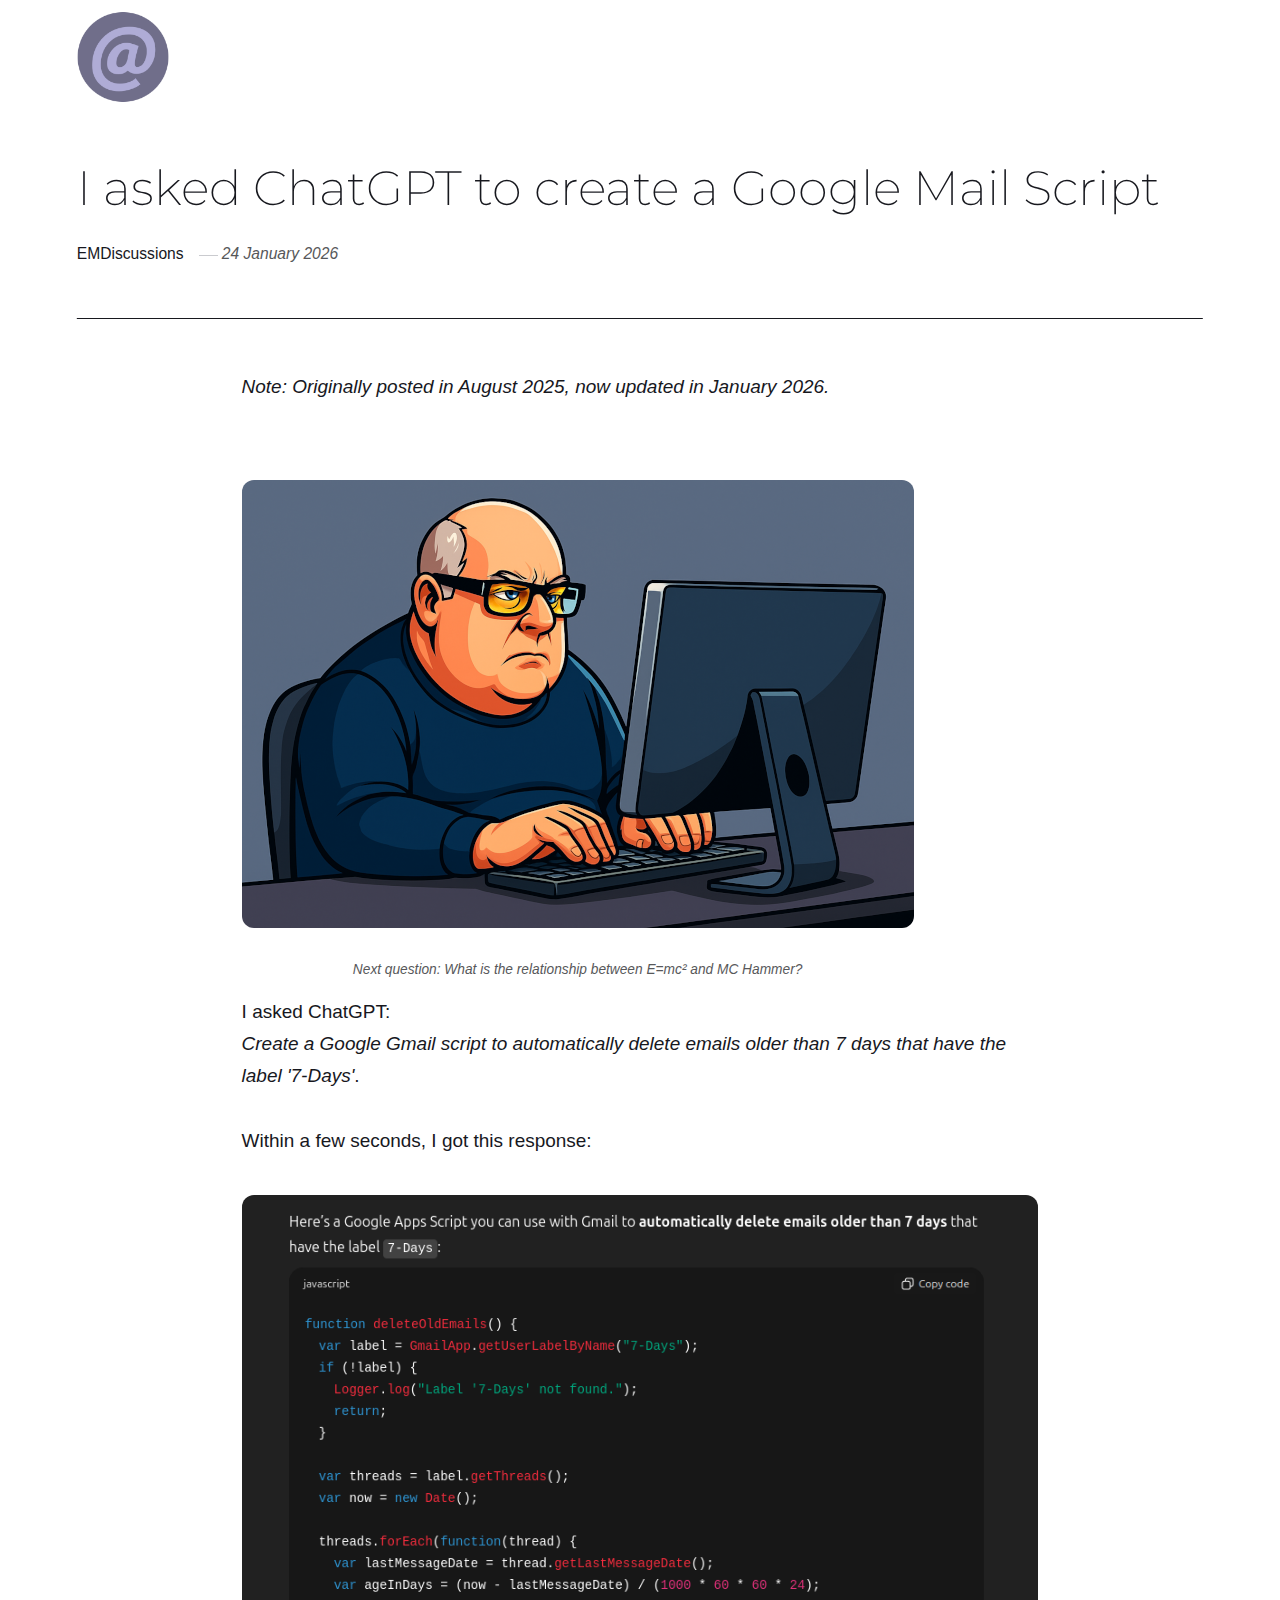
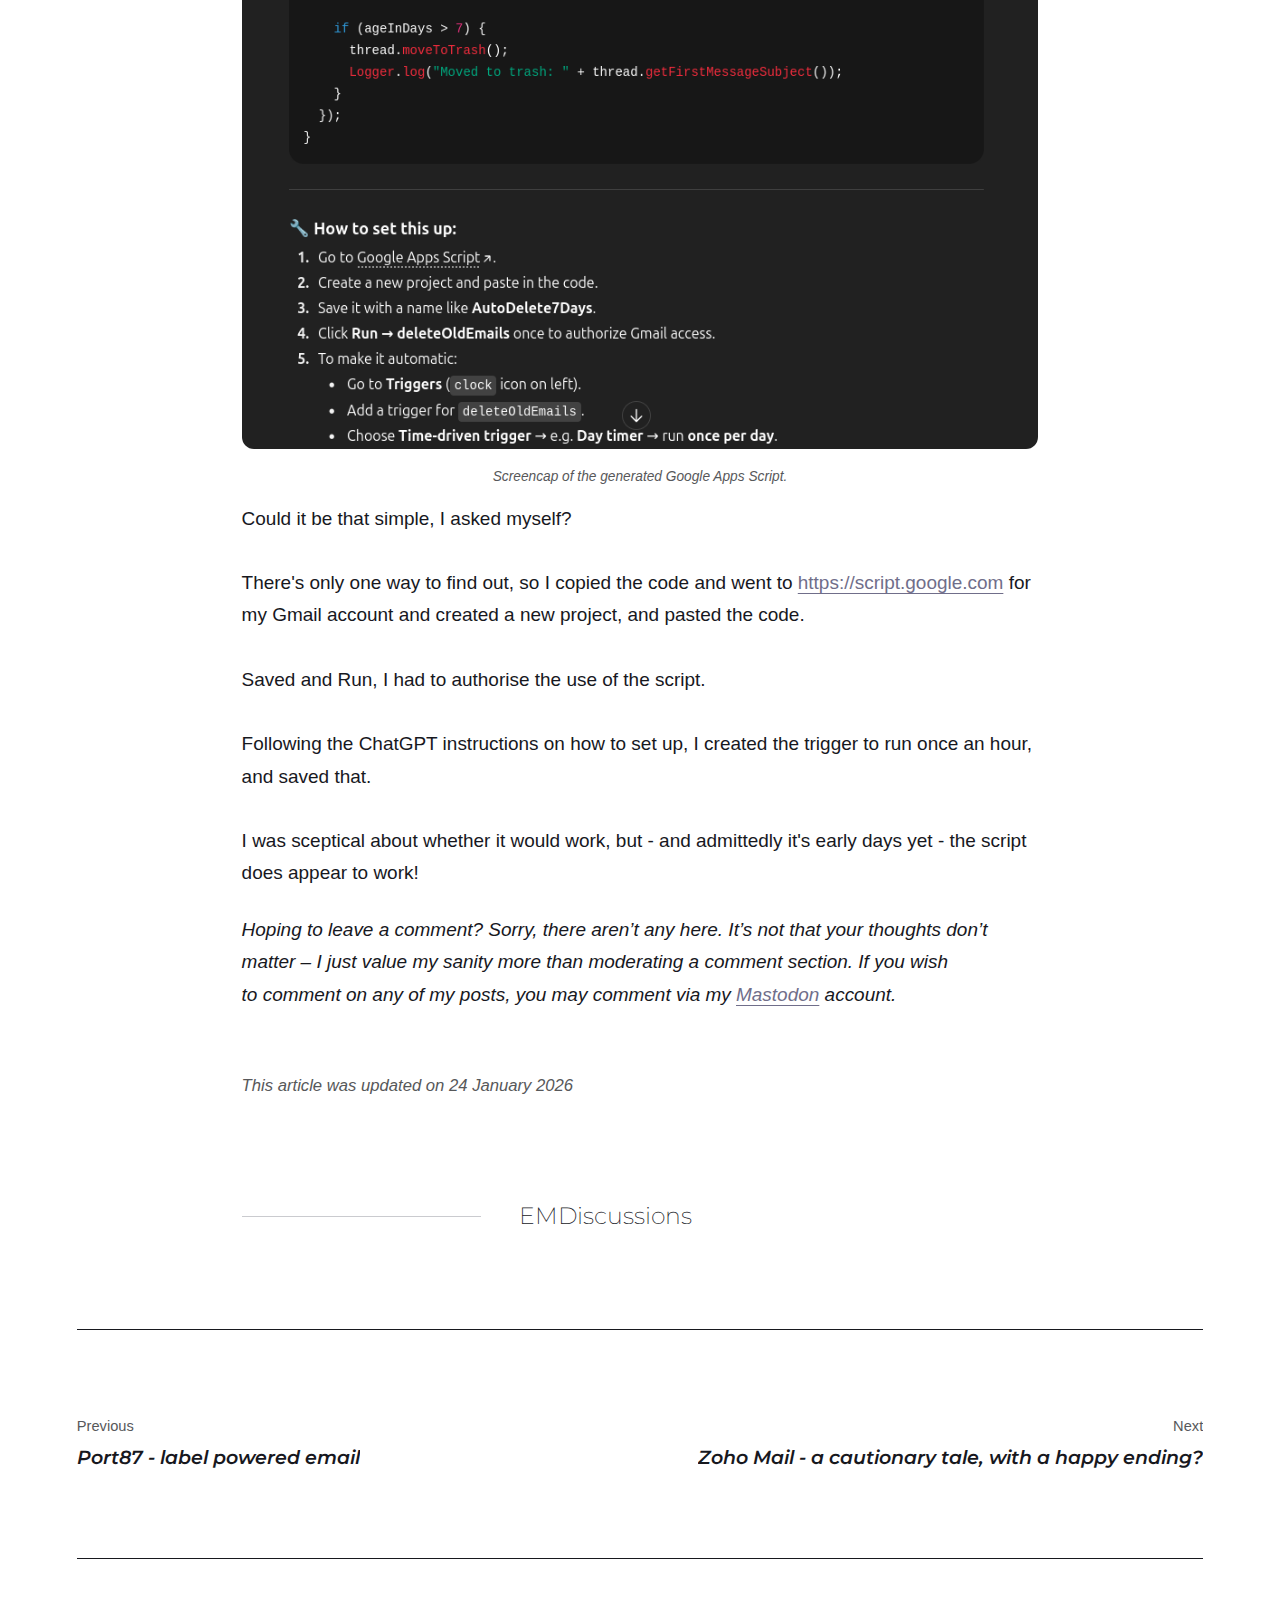
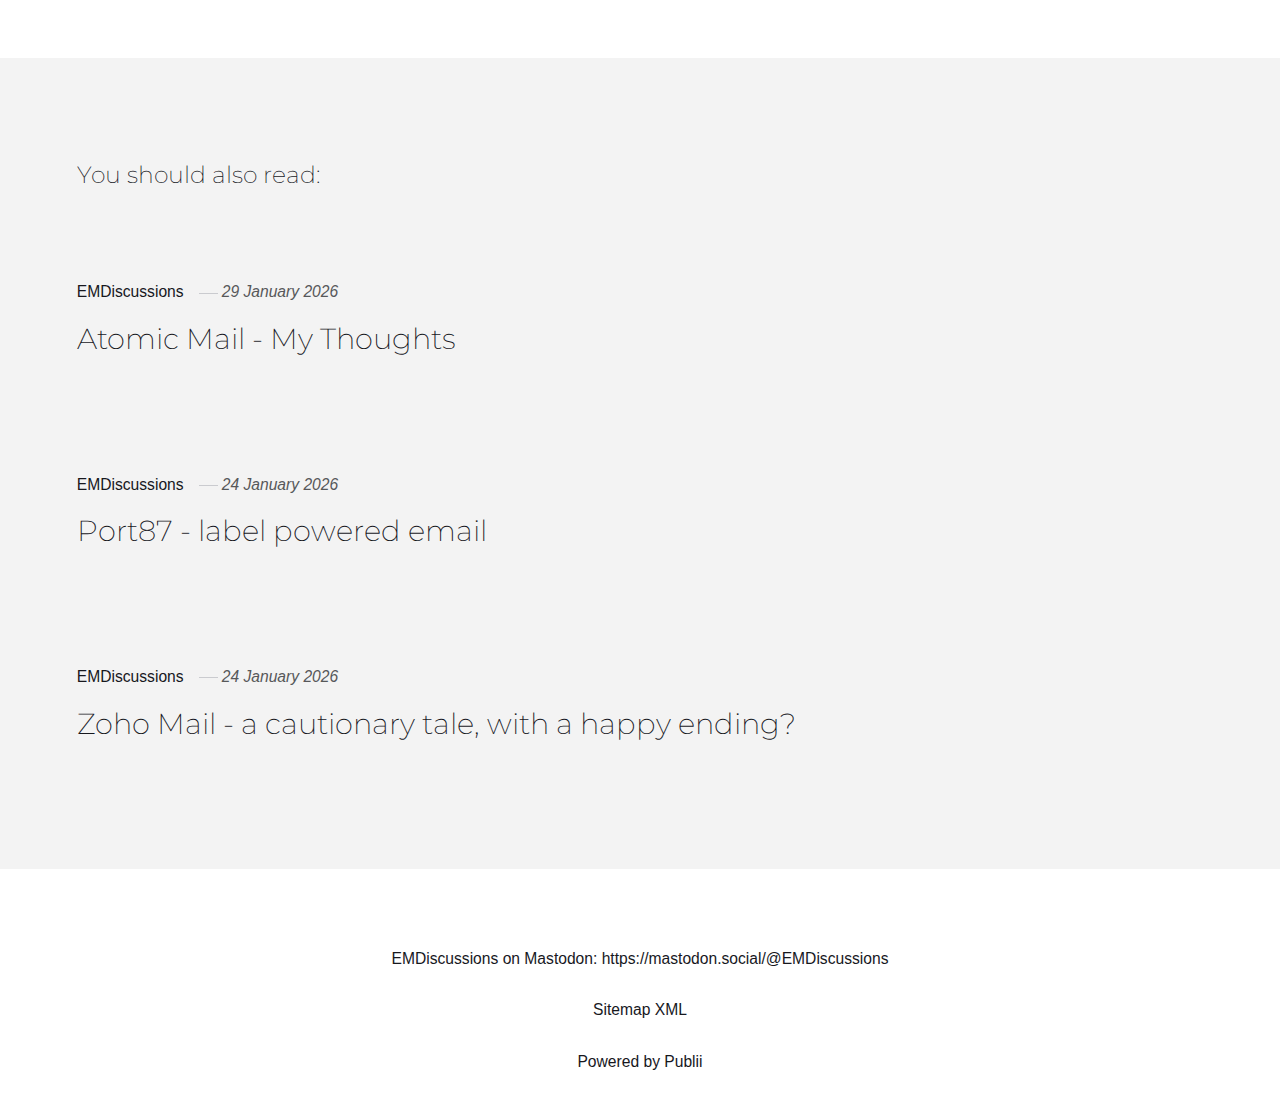
<file: i-asked-chatgpt-to-create-a-google-mail-script.html>
<!DOCTYPE html><html lang="en-gb"><head><meta charset="utf-8"><meta http-equiv="X-UA-Compatible" content="IE=edge"><meta name="viewport" content="width=device-width,initial-scale=1"><title>I asked ChatGPT to create a Google Mail Script - EMDiscussions Blog</title><meta name="generator" content="Publii Open-Source CMS for Static Site"><link rel="canonical" href="https://emdiscussions.github.io/emd-blog/i-asked-chatgpt-to-create-a-google-mail-script.html"><link rel="alternate" type="application/atom+xml" href="https://emdiscussions.github.io/emd-blog/feed.xml" title="EMDiscussions Blog - RSS"><link rel="alternate" type="application/json" href="https://emdiscussions.github.io/emd-blog/feed.json" title="EMDiscussions Blog - JSON"><meta property="og:title" content="I asked ChatGPT to create a Google Mail Script"><meta property="og:image" content="https://emdiscussions.github.io/emd-blog/media/website/emd-icon-italic-160-706E8A-circle.png"><meta property="og:image:width" content="160"><meta property="og:image:height" content="160"><meta property="og:site_name" content="EMDiscussions Blog"><meta property="og:description" content=""><meta property="og:url" content="https://emdiscussions.github.io/emd-blog/i-asked-chatgpt-to-create-a-google-mail-script.html"><meta property="og:type" content="article"><link rel="shortcut icon" href="https://emdiscussions.github.io/emd-blog/media/website/favicon.ico" type="image/x-icon"><link rel="preload" href="https://emdiscussions.github.io/emd-blog/assets/dynamic/fonts/montserrat/montserrat.woff2" as="font" type="font/woff2" crossorigin><link rel="preload" href="https://emdiscussions.github.io/emd-blog/assets/dynamic/fonts/montserrat/montserrat-italic.woff2" as="font" type="font/woff2" crossorigin><link rel="stylesheet" href="https://emdiscussions.github.io/emd-blog/assets/css/style.css?v=d65aa22b2069efb5b5a8ce8ded49c3a6"><script type="application/ld+json">{"@context":"http://schema.org","@type":"Article","mainEntityOfPage":{"@type":"WebPage","@id":"https://emdiscussions.github.io/emd-blog/i-asked-chatgpt-to-create-a-google-mail-script.html"},"headline":"I asked ChatGPT to create a Google Mail Script","datePublished":"2026-01-24T11:10+00:00","dateModified":"2026-01-24T11:39+00:00","image":{"@type":"ImageObject","url":"https://emdiscussions.github.io/emd-blog/media/website/emd-icon-italic-160-706E8A-circle.png","height":160,"width":160},"description":"","author":{"@type":"Person","name":"EMDiscussions","url":"https://emdiscussions.github.io/emd-blog/authors/emdiscussions/"},"publisher":{"@type":"Organization","name":"EMDiscussions","logo":{"@type":"ImageObject","url":"https://emdiscussions.github.io/emd-blog/media/website/emd-icon-italic-160-706E8A-circle.png","height":160,"width":160}}}</script><noscript><style>img[loading] {
                    opacity: 1;
                }</style></noscript></head><body class="post-template"><header class="top js-header"><a class="logo" href="https://emdiscussions.github.io/emd-blog/"><img src="https://emdiscussions.github.io/emd-blog/media/website/emd-icon-italic-160-706E8A-circle.png" alt="EMDiscussions Blog" width="160" height="160"></a></header><main class="post"><article class="content"><div class="hero hero--noimage"><header class="hero__content"><div class="wrapper"><h1>I asked ChatGPT to create a Google Mail Script</h1><div class="feed__meta content__meta"><a href="https://emdiscussions.github.io/emd-blog/authors/emdiscussions/" class="feed__author">EMDiscussions</a> <time datetime="2026-01-24T11:10" class="feed__date">24 January 2026</time></div></div></header></div><div class="entry-wrapper content__entry"><p><em>Note: Originally posted in August 2025, now updated in January 2026.</em></p><figure class="post__image"><figure class="post__image"><img loading="lazy" src="https://emdiscussions.github.io/emd-blog/media/posts/4/computer-02.png" alt="A serious looking caricature of myself, sitting at my computer, and focused on the screen in front of me." width="672" height="448" sizes="(max-width: 1920px) 100vw, 1920px" srcset="https://emdiscussions.github.io/emd-blog/media/posts/4/responsive/computer-02-xs.png 640w, https://emdiscussions.github.io/emd-blog/media/posts/4/responsive/computer-02-sm.png 768w, https://emdiscussions.github.io/emd-blog/media/posts/4/responsive/computer-02-md.png 1024w, https://emdiscussions.github.io/emd-blog/media/posts/4/responsive/computer-02-lg.png 1366w, https://emdiscussions.github.io/emd-blog/media/posts/4/responsive/computer-02-xl.png 1600w, https://emdiscussions.github.io/emd-blog/media/posts/4/responsive/computer-02-2xl.png 1920w"></figure><figcaption>Next question: What is the relationship between E=mc² and MC Hammer?</figcaption></figure><div data-original-attrs="{&quot;style&quot;:&quot;&quot;}"><div>I asked ChatGPT:<br><em>Create a Google Gmail script to automatically delete emails older than 7 days that have the label '7-Days'</em>.</div><div><br>Within a few seconds, I got this response:</div><div><figure class="post__image"><img loading="lazy" src="https://emdiscussions.github.io/emd-blog/media/posts/4/google-mail-script.png" alt="Screencap of the generated Google Apps Script" width="880" height="943" sizes="(max-width: 1920px) 100vw, 1920px" srcset="https://emdiscussions.github.io/emd-blog/media/posts/4/responsive/google-mail-script-xs.png 640w, https://emdiscussions.github.io/emd-blog/media/posts/4/responsive/google-mail-script-sm.png 768w, https://emdiscussions.github.io/emd-blog/media/posts/4/responsive/google-mail-script-md.png 1024w, https://emdiscussions.github.io/emd-blog/media/posts/4/responsive/google-mail-script-lg.png 1366w, https://emdiscussions.github.io/emd-blog/media/posts/4/responsive/google-mail-script-xl.png 1600w, https://emdiscussions.github.io/emd-blog/media/posts/4/responsive/google-mail-script-2xl.png 1920w"><figcaption>Screencap of the generated Google Apps Script.</figcaption></figure><div>Could it be that simple, I asked myself?</div><div> </div><div>There's only one way to find out, so I copied the code and went to <a href="https://script.google.com/" target="_blank" rel="noopener noreferrer">https://script.google.com</a> for my Gmail account and created a new project, and pasted the code.</div><div><br>Saved and Run, I had to authorise the use of the script.</div><div><br>Following the ChatGPT instructions on how to set up, I created the trigger to run once an hour, and saved that.</div><div><br>I was sceptical about whether it would work, but - and admittedly it's early days yet - the script does appear to work!</div></div></div><p><em>Hoping to leave a comment? Sorry, there aren’t any here. It’s not that your thoughts don’t matter – I just value my sanity more than moderating a comment section. If you wish to comment on any of my posts, you may comment via my <a href="https://mastodon.social/@EMDiscussions" target="_blank" rel="noopener noreferrer">Mastodon</a> account.</em></p></div><footer class="content__footer"><div class="entry-wrapper"><p class="content__updated">This article was updated on 24 January 2026</p><div class="content__actions"></div><div class="content__bio bio"><div><h3 class="h4 bio__name"><a href="https://emdiscussions.github.io/emd-blog/authors/emdiscussions/" rel="author">EMDiscussions</a></h3></div></div></div><nav class="content__nav"><div class="wrapper"><div class="content__nav-inner"><div class="content__nav-prev"><a href="https://emdiscussions.github.io/emd-blog/port87-label-powered-email.html" class="content__nav-link" rel="prev"><div><span>Previous</span> Port87 - label powered email</div></a></div><div class="content__nav-next"><a href="https://emdiscussions.github.io/emd-blog/zoho-mail-a-cautionary-tale-with-a-happy-ending.html" class="content__nav-link" rel="next"><div><span>Next</span> Zoho Mail - a cautionary tale, with a happy ending?</div></a></div></div></div></nav></footer></article><div class="content__related related"><div class="wrapper"><h2 class="h4 related__title">You should also read:</h2><article class="feed__item"><div class="feed__content"><header><div class="feed__meta"><a href="https://emdiscussions.github.io/emd-blog/authors/emdiscussions/" class="feed__author">EMDiscussions</a> <time datetime="2026-01-29T09:26" class="feed__date">29 January 2026</time></div><h3 class="feed__title"><a href="https://emdiscussions.github.io/emd-blog/atomic-mail-my-thoughts.html">Atomic Mail - My Thoughts</a></h3></header><p></p></div></article><article class="feed__item"><div class="feed__content"><header><div class="feed__meta"><a href="https://emdiscussions.github.io/emd-blog/authors/emdiscussions/" class="feed__author">EMDiscussions</a> <time datetime="2026-01-24T11:22" class="feed__date">24 January 2026</time></div><h3 class="feed__title"><a href="https://emdiscussions.github.io/emd-blog/port87-label-powered-email.html">Port87 - label powered email</a></h3></header><p></p></div></article><article class="feed__item"><div class="feed__content"><header><div class="feed__meta"><a href="https://emdiscussions.github.io/emd-blog/authors/emdiscussions/" class="feed__author">EMDiscussions</a> <time datetime="2026-01-24T10:37" class="feed__date">24 January 2026</time></div><h3 class="feed__title"><a href="https://emdiscussions.github.io/emd-blog/zoho-mail-a-cautionary-tale-with-a-happy-ending.html">Zoho Mail - a cautionary tale, with a happy ending?</a></h3></header><p></p></div></article></div></div></main><footer class="footer footer--glued"><div class="wrapper"><div class="footer__copyright"><p>EMDiscussions on Mastodon: <a rel="me" href="https://mastodon.social/@EMDiscussions" title="EMDiscussions on Mastodon">https://mastodon.social/@EMDiscussions</a></p><p><a href="https://emdiscussions.github.io/emd-blog/sitemap.xml" title="Sitemap XML" target="_blank" rel="noopener">Sitemap XML</a></p><p>Powered by Publii</p></div><button id="backToTop" class="footer__bttop" aria-label="Back to top" title="Back to top"><svg width="20" height="20"><use xlink:href="https://emdiscussions.github.io/emd-blog/assets/svg/svg-map.svg#toparrow"/></svg></button></div></footer><script defer="defer" src="https://emdiscussions.github.io/emd-blog/assets/js/scripts.min.js?v=ffcbea6c02c8178d10092962b235a5b0"></script><script>window.publiiThemeMenuConfig={mobileMenuMode:'sidebar',animationSpeed:300,submenuWidth: 'auto',doubleClickTime:500,mobileMenuExpandableSubmenus:true,relatedContainerForOverlayMenuSelector:'.top'};</script><script>var images = document.querySelectorAll('img[loading]');
        for (var i = 0; i < images.length; i++) {
            if (images[i].complete) {
                images[i].classList.add('is-loaded');
            } else {
                images[i].addEventListener('load', function () {
                    this.classList.add('is-loaded');
                }, false);
            }
        }</script></body></html>
</file>
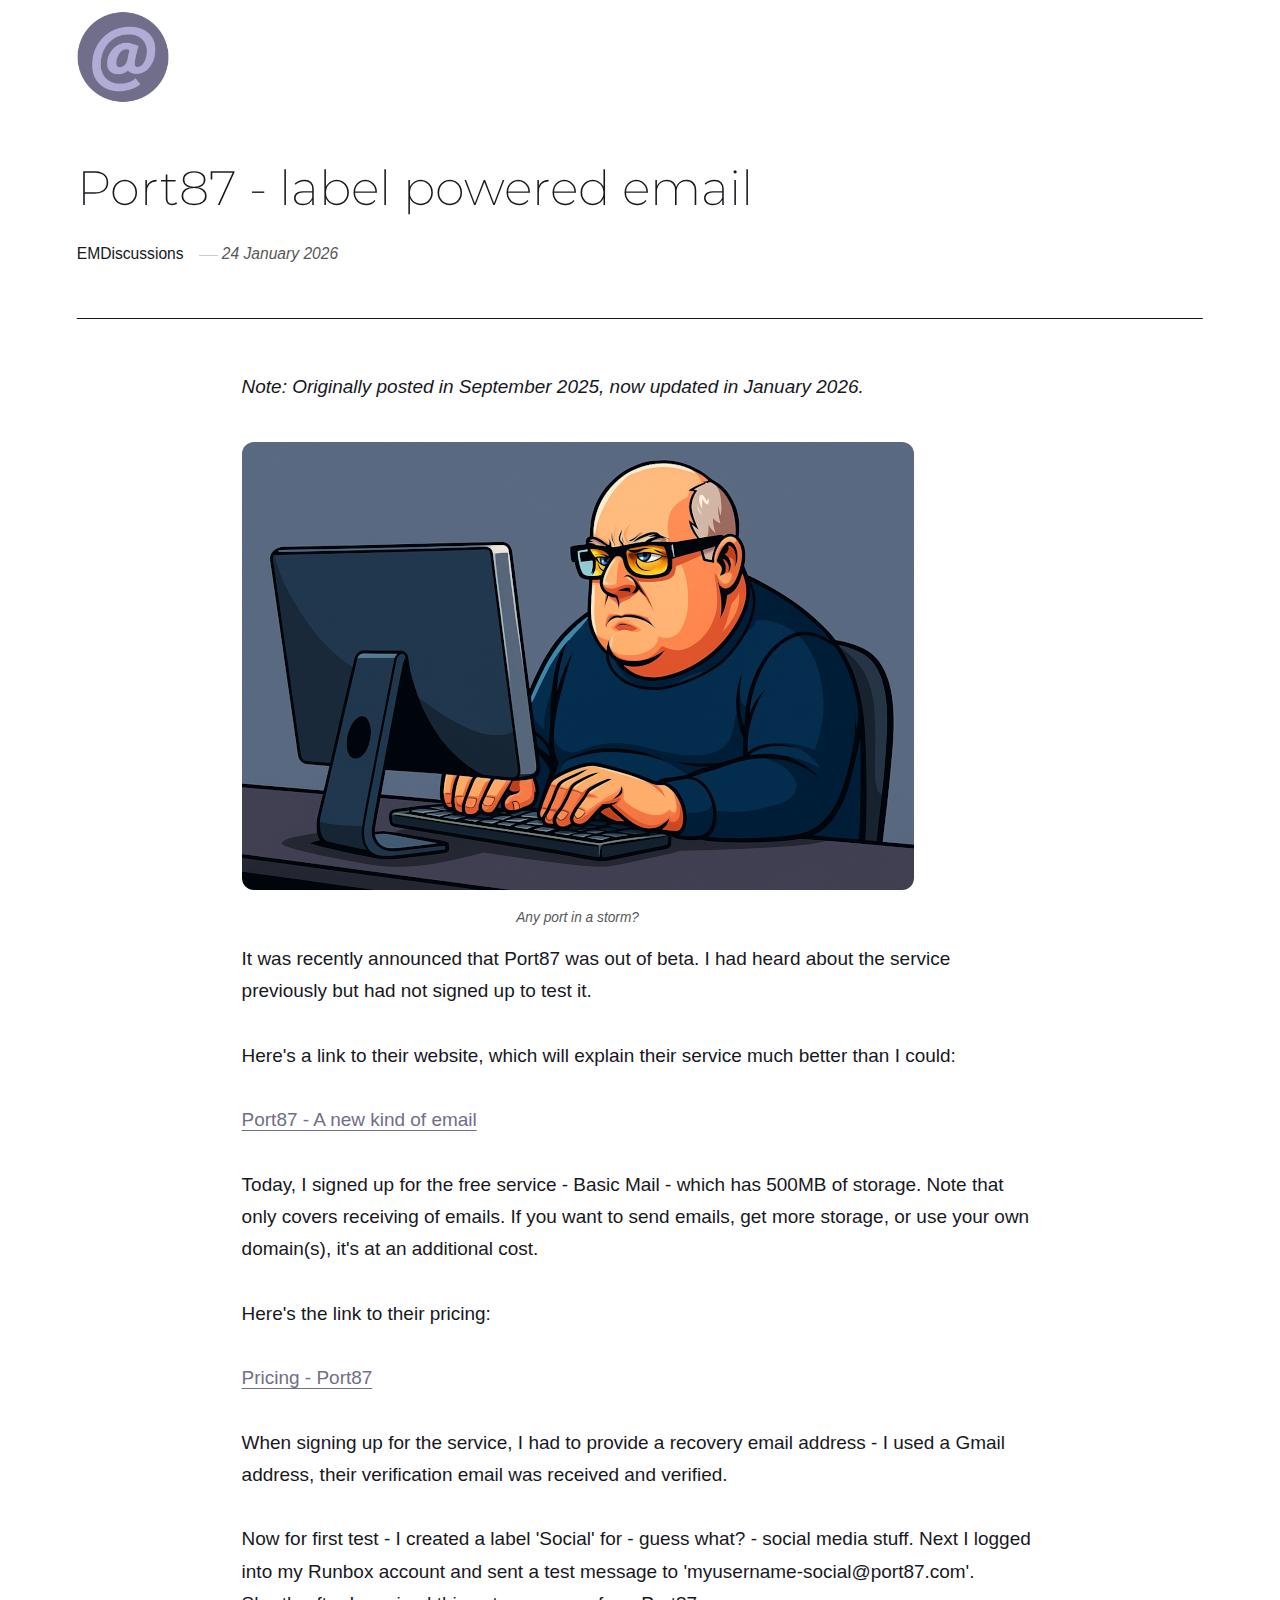
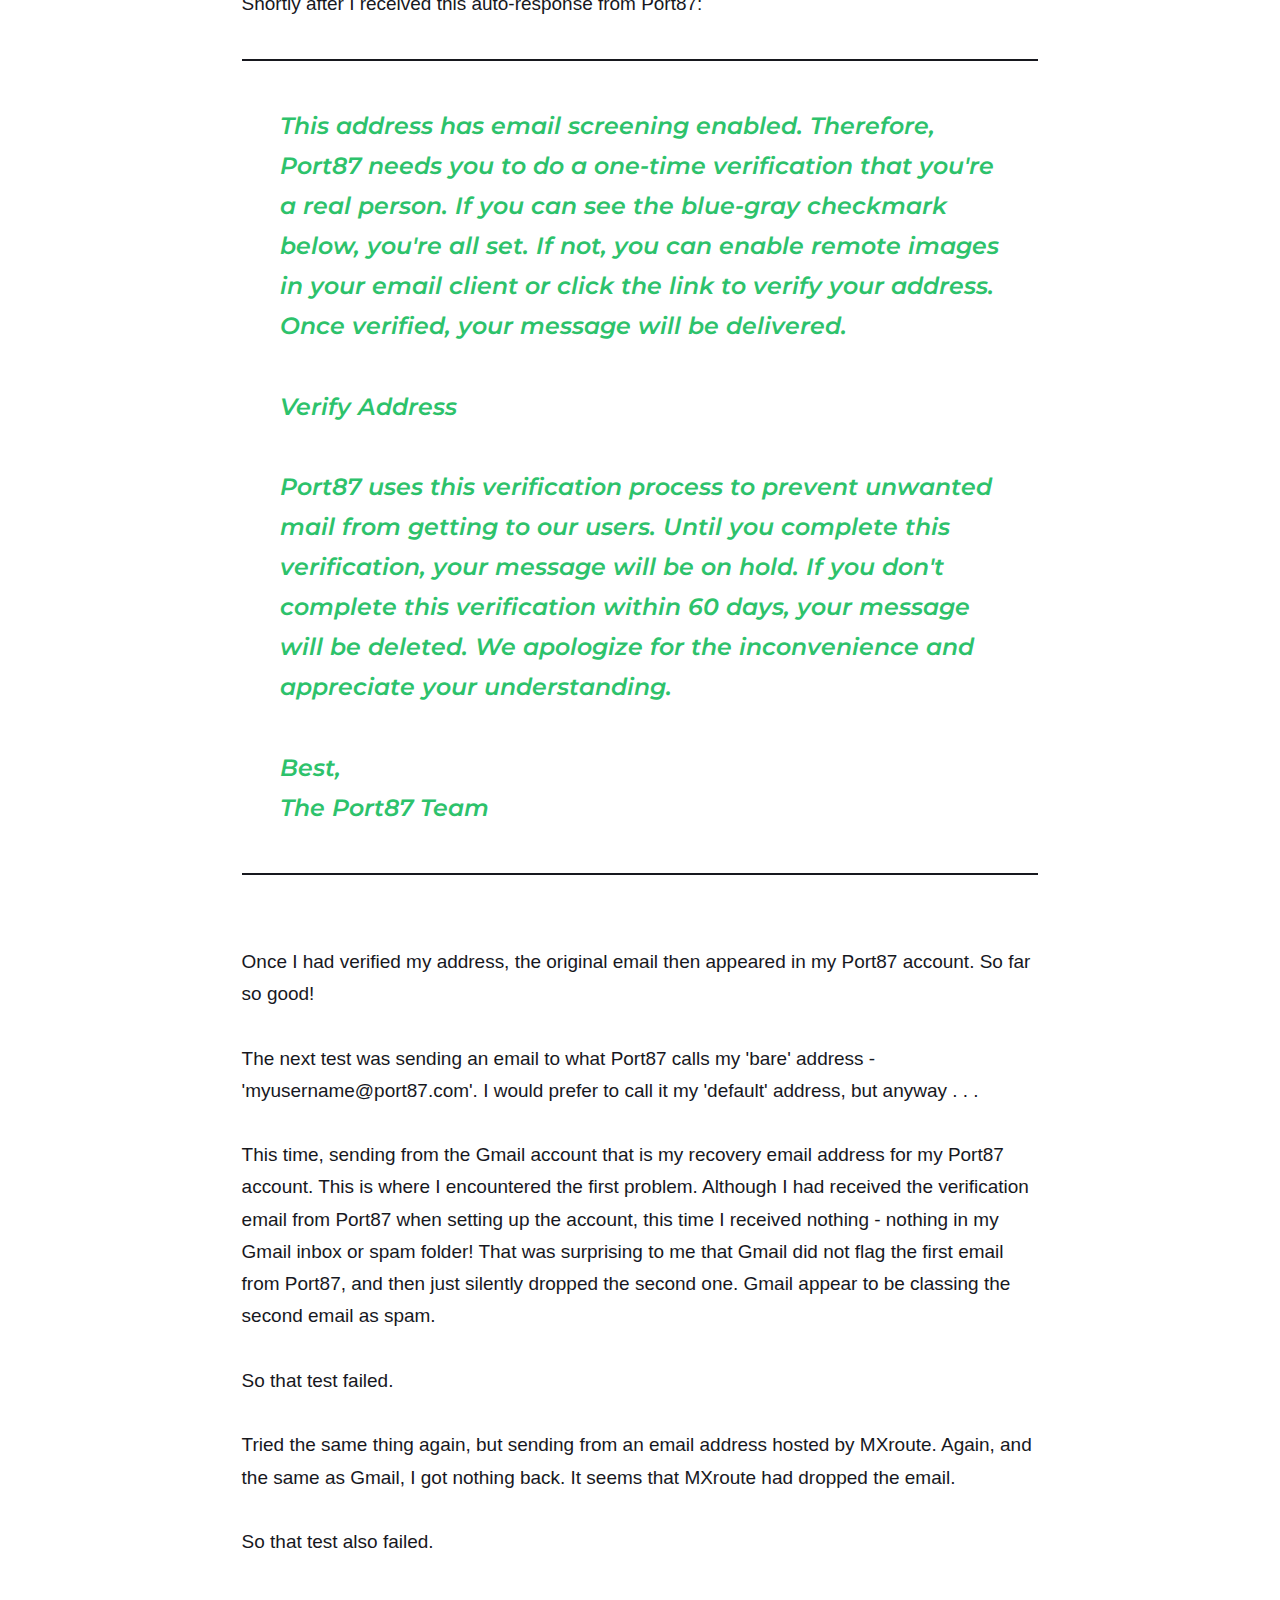
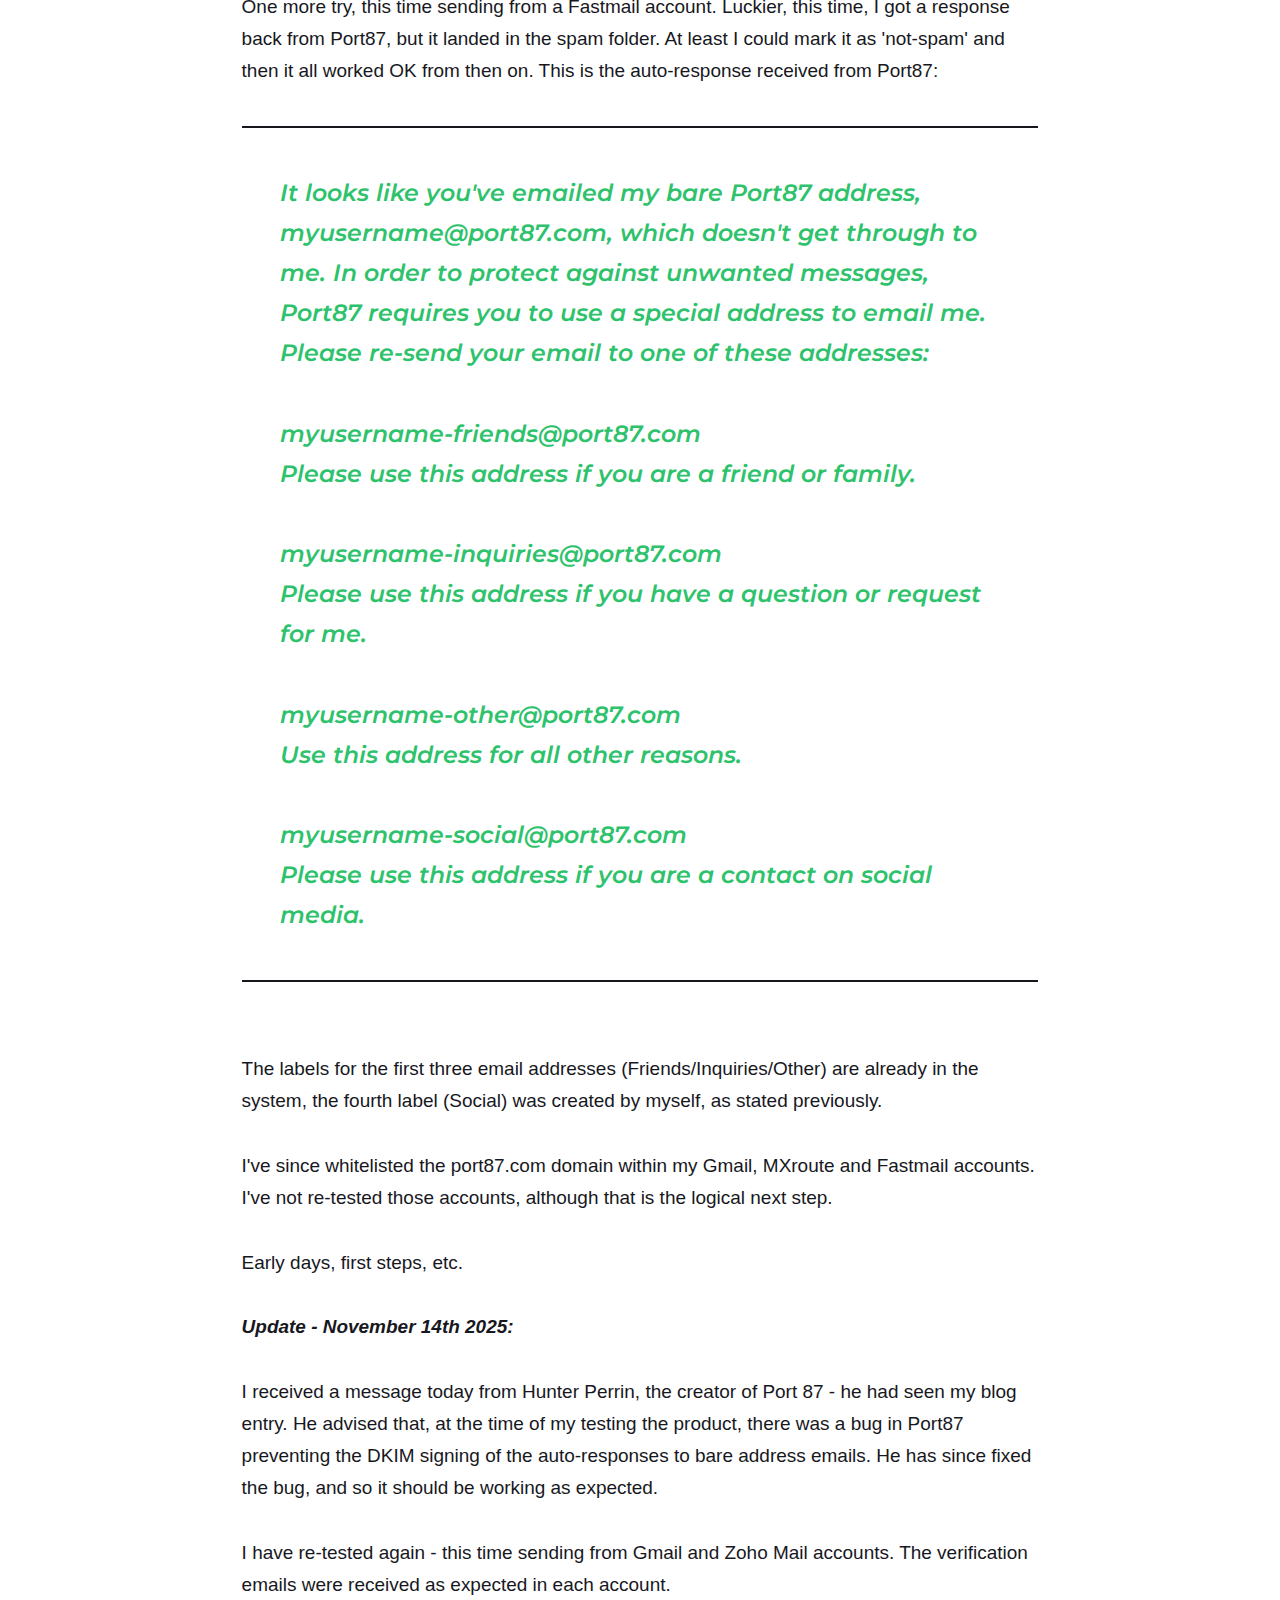
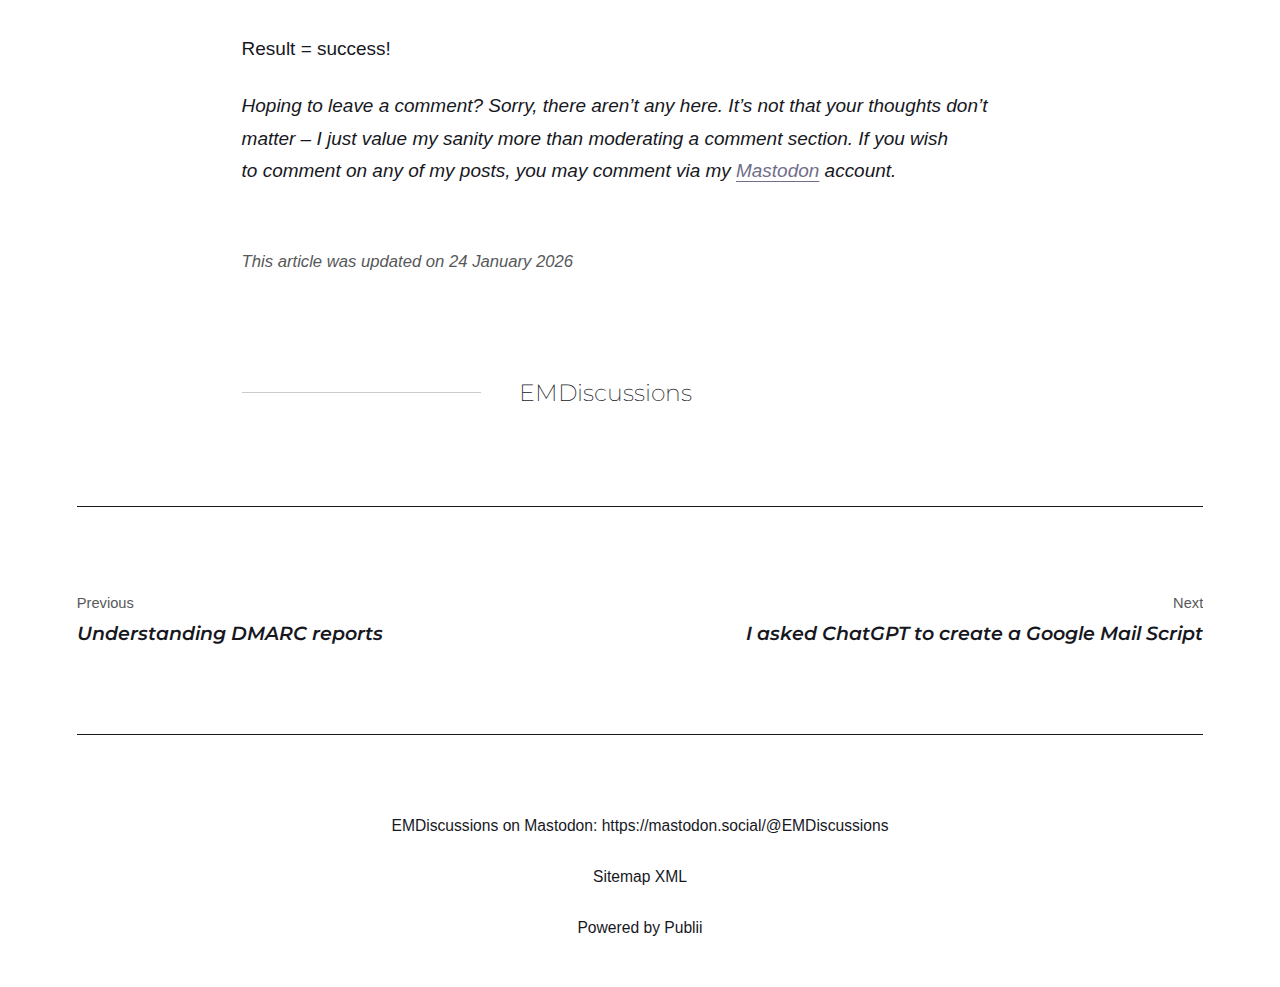
<file: port87-label-powered-email.html>
<!DOCTYPE html><html lang="en-gb"><head><meta charset="utf-8"><meta http-equiv="X-UA-Compatible" content="IE=edge"><meta name="viewport" content="width=device-width,initial-scale=1"><title>Port87 - label powered email - EMDiscussions Blog</title><meta name="generator" content="Publii Open-Source CMS for Static Site"><link rel="canonical" href="https://emdiscussions.github.io/emd-blog/port87-label-powered-email.html"><link rel="alternate" type="application/atom+xml" href="https://emdiscussions.github.io/emd-blog/feed.xml" title="EMDiscussions Blog - RSS"><link rel="alternate" type="application/json" href="https://emdiscussions.github.io/emd-blog/feed.json" title="EMDiscussions Blog - JSON"><meta property="og:title" content="Port87 - label powered email"><meta property="og:image" content="https://emdiscussions.github.io/emd-blog/media/website/emd-icon-italic-160-706E8A-circle.png"><meta property="og:image:width" content="160"><meta property="og:image:height" content="160"><meta property="og:site_name" content="EMDiscussions Blog"><meta property="og:description" content=""><meta property="og:url" content="https://emdiscussions.github.io/emd-blog/port87-label-powered-email.html"><meta property="og:type" content="article"><link rel="shortcut icon" href="https://emdiscussions.github.io/emd-blog/media/website/favicon.ico" type="image/x-icon"><link rel="preload" href="https://emdiscussions.github.io/emd-blog/assets/dynamic/fonts/montserrat/montserrat.woff2" as="font" type="font/woff2" crossorigin><link rel="preload" href="https://emdiscussions.github.io/emd-blog/assets/dynamic/fonts/montserrat/montserrat-italic.woff2" as="font" type="font/woff2" crossorigin><link rel="stylesheet" href="https://emdiscussions.github.io/emd-blog/assets/css/style.css?v=d65aa22b2069efb5b5a8ce8ded49c3a6"><script type="application/ld+json">{"@context":"http://schema.org","@type":"Article","mainEntityOfPage":{"@type":"WebPage","@id":"https://emdiscussions.github.io/emd-blog/port87-label-powered-email.html"},"headline":"Port87 - label powered email","datePublished":"2026-01-24T11:22+00:00","dateModified":"2026-01-24T20:40+00:00","image":{"@type":"ImageObject","url":"https://emdiscussions.github.io/emd-blog/media/website/emd-icon-italic-160-706E8A-circle.png","height":160,"width":160},"description":"","author":{"@type":"Person","name":"EMDiscussions","url":"https://emdiscussions.github.io/emd-blog/authors/emdiscussions/"},"publisher":{"@type":"Organization","name":"EMDiscussions","logo":{"@type":"ImageObject","url":"https://emdiscussions.github.io/emd-blog/media/website/emd-icon-italic-160-706E8A-circle.png","height":160,"width":160}}}</script><noscript><style>img[loading] {
                    opacity: 1;
                }</style></noscript></head><body class="post-template"><header class="top js-header"><a class="logo" href="https://emdiscussions.github.io/emd-blog/"><img src="https://emdiscussions.github.io/emd-blog/media/website/emd-icon-italic-160-706E8A-circle.png" alt="EMDiscussions Blog" width="160" height="160"></a></header><main class="post"><article class="content"><div class="hero hero--noimage"><header class="hero__content"><div class="wrapper"><h1>Port87 - label powered email</h1><div class="feed__meta content__meta"><a href="https://emdiscussions.github.io/emd-blog/authors/emdiscussions/" class="feed__author">EMDiscussions</a> <time datetime="2026-01-24T11:22" class="feed__date">24 January 2026</time></div></div></header></div><div class="entry-wrapper content__entry"><p><em>Note: Originally posted in September 2025, now updated in January 2026.</em></p><figure class="post__image"><img loading="lazy" src="https://emdiscussions.github.io/emd-blog/media/posts/5//computer-01.png" alt="A serious looking caricature of myself, sitting at my computer, and focused on the screen in front of me." width="672" height="448" sizes="(max-width: 1920px) 100vw, 1920px" srcset="https://emdiscussions.github.io/emd-blog/media/posts/5//responsive/computer-01-xs.png 640w, https://emdiscussions.github.io/emd-blog/media/posts/5//responsive/computer-01-sm.png 768w, https://emdiscussions.github.io/emd-blog/media/posts/5//responsive/computer-01-md.png 1024w, https://emdiscussions.github.io/emd-blog/media/posts/5//responsive/computer-01-lg.png 1366w, https://emdiscussions.github.io/emd-blog/media/posts/5//responsive/computer-01-xl.png 1600w, https://emdiscussions.github.io/emd-blog/media/posts/5//responsive/computer-01-2xl.png 1920w"><figcaption>Any port in a storm?</figcaption></figure><div>It was recently announced that Port87 was out of beta. I had heard about the service previously but had not signed up to test it.<br><br></div><div>Here's a link to their website, which will explain their service much better than I could:</div><div><br><a href="https://port87.com/" target="_blank" rel="noopener">Port87 - A new kind of email<br></a></div><div> </div><div>Today, I signed up for the free service - Basic Mail - which has 500MB of storage. Note that only covers receiving of emails. If you want to send emails, get more storage, or use your own domain(s), it's at an additional cost. </div><div> </div><div>Here's the link to their pricing:<br><br></div><div><a href="https://port87.com/pricing" target="_blank" rel="noopener">Pricing - Port87<br></a></div><div> </div><div>When signing up for the service, I had to provide a recovery email address - I used a Gmail address, their verification email was received and verified.<br><br></div><div>Now for first test - I created a label 'Social' for - guess what? - social media stuff. Next I logged into my Runbox account and sent a test message to 'myusername-social@port87.com'. Shortly after I received this auto-response from Port87:</div><div><blockquote><div><span style="color: #2dc26b;"><em>This address has email screening enabled. Therefore, Port87 needs you to do a one-time verification that you're a real person. If you can see the blue-gray checkmark below, you're all set. If not, you can enable remote images in your email client or click the link to verify your address. Once verified, your message will be delivered.</em></span></div><div> </div><div><span style="color: #2dc26b;"><em>Verify Address</em></span></div><div> </div><div><span style="color: #2dc26b;"><em>Port87 uses this verification process to prevent unwanted mail from getting to our users. Until you complete this verification, your message will be on hold. If you don't complete this verification within 60 days, your message will be deleted. We apologize for the inconvenience and appreciate your understanding.</em></span></div><div> </div><div><span style="color: #2dc26b;"><em>Best,</em></span></div><div><span style="color: #2dc26b;"><em>The Port87 Team</em></span></div></blockquote><div> </div><div>Once I had verified my address, the original email then appeared in my Port87 account. So far so good!</div><div> </div><div>The next test was sending an email to what Port87 calls my 'bare' address - 'myusername@port87.com'. I would prefer to call it my 'default' address, but anyway . . .</div><div> </div><div>This time, sending from the Gmail account that is my recovery email address for my Port87 account. This is where I encountered the first problem. Although I had received the verification email from Port87 when setting up the account, this time I received nothing - nothing in my Gmail inbox or spam folder! That was surprising to me that Gmail did not flag the first email from Port87, and then just silently dropped the second one. Gmail appear to be classing the second email as spam.</div><div> </div><div>So that test failed.</div><div> </div><div>Tried the same thing again, but sending from an email address hosted by MXroute. Again, and the same as Gmail, I got nothing back. It seems that MXroute had dropped the email.</div><div> </div><div>So that test also failed.</div><div> </div><div>One more try, this time sending from a Fastmail account. Luckier, this time, I got a response back from Port87, but it landed in the spam folder. At least I could mark it as 'not-spam' and then it all worked OK from then on. This is the auto-response received from Port87:</div><div><blockquote><div><span style="color: #2dc26b;"><em>It looks like you've emailed my bare Port87 address, myusername@port87.com, which doesn't get through to me. In order to protect against unwanted messages, Port87 requires you to use a special address to email me. Please re-send your email to one of these addresses:</em></span></div><div> </div><div><span style="color: #2dc26b;"><em>myusername-friends@port87.com</em></span></div><div><span style="color: #2dc26b;"><em>Please use this address if you are a friend or family. </em></span></div><div> </div><div><span style="color: #2dc26b;"><em>myusername-inquiries@port87.com</em></span></div><div><span style="color: #2dc26b;"><em>Please use this address if you have a question or request for me. </em></span></div><div> </div><div><span style="color: #2dc26b;"><em>myusername-other@port87.com</em></span></div><div><span style="color: #2dc26b;"><em>Use this address for all other reasons. </em></span></div><div> </div><div><span style="color: #2dc26b;"><em>myusername-social@port87.com</em></span></div><div><span style="color: #2dc26b;"><em>Please use this address if you are a contact on social media.</em></span></div></blockquote></div><div> </div><div>The labels for the first three email addresses (Friends/Inquiries/Other) are already in the system, the fourth label (Social) was created by myself, as stated previously.</div><div> </div><div>I've since whitelisted the port87.com domain within my Gmail, MXroute and Fastmail accounts. I've not re-tested those accounts, although that is the logical next step.</div></div><div><div> </div></div><div>Early days, first steps, etc.</div><div> </div><div><em><strong>Update - November 14th 2025:</strong></em></div><div> </div><div>I received a message today from Hunter Perrin, the creator of Port 87 - he had seen my blog entry. He advised that, at the time of my testing the product, there was a bug in Port87 preventing the DKIM signing of the auto-responses to bare address emails. He has since fixed the bug, and so it should be working as expected.</div><div> </div><div>I have re-tested again - this time sending from Gmail and Zoho Mail accounts. The verification emails were received as expected in each account.</div><div> </div><div>Result = success!</div><p><em>Hoping to leave a comment? Sorry, there aren’t any here. It’s not that your thoughts don’t matter – I just value my sanity more than moderating a comment section. If you wish to comment on any of my posts, you may comment via my <a href="https://mastodon.social/@EMDiscussions" target="_blank" rel="noopener noreferrer">Mastodon</a> account.</em></p></div><footer class="content__footer"><div class="entry-wrapper"><p class="content__updated">This article was updated on 24 January 2026</p><div class="content__actions"></div><div class="content__bio bio"><div><h3 class="h4 bio__name"><a href="https://emdiscussions.github.io/emd-blog/authors/emdiscussions/" rel="author">EMDiscussions</a></h3></div></div></div><nav class="content__nav"><div class="wrapper"><div class="content__nav-inner"><div class="content__nav-prev"><a href="https://emdiscussions.github.io/emd-blog/understanding-dmarc-reports.html" class="content__nav-link" rel="prev"><div><span>Previous</span> Understanding DMARC reports</div></a></div><div class="content__nav-next"><a href="https://emdiscussions.github.io/emd-blog/i-asked-chatgpt-to-create-a-google-mail-script.html" class="content__nav-link" rel="next"><div><span>Next</span> I asked ChatGPT to create a Google Mail Script</div></a></div></div></div></nav></footer></article></main><footer class="footer footer--glued"><div class="wrapper"><div class="footer__copyright"><p>EMDiscussions on Mastodon: <a rel="me" href="https://mastodon.social/@EMDiscussions" title="EMDiscussions on Mastodon">https://mastodon.social/@EMDiscussions</a></p><p><a href="https://emdiscussions.github.io/emd-blog/sitemap.xml" title="Sitemap XML" target="_blank" rel="noopener">Sitemap XML</a></p><p>Powered by Publii</p></div><button id="backToTop" class="footer__bttop" aria-label="Back to top" title="Back to top"><svg width="20" height="20"><use xlink:href="https://emdiscussions.github.io/emd-blog/assets/svg/svg-map.svg#toparrow"/></svg></button></div></footer><script defer="defer" src="https://emdiscussions.github.io/emd-blog/assets/js/scripts.min.js?v=ffcbea6c02c8178d10092962b235a5b0"></script><script>window.publiiThemeMenuConfig={mobileMenuMode:'sidebar',animationSpeed:300,submenuWidth: 'auto',doubleClickTime:500,mobileMenuExpandableSubmenus:true,relatedContainerForOverlayMenuSelector:'.top'};</script><script>var images = document.querySelectorAll('img[loading]');
        for (var i = 0; i < images.length; i++) {
            if (images[i].complete) {
                images[i].classList.add('is-loaded');
            } else {
                images[i].addEventListener('load', function () {
                    this.classList.add('is-loaded');
                }, false);
            }
        }</script></body></html>
</file>
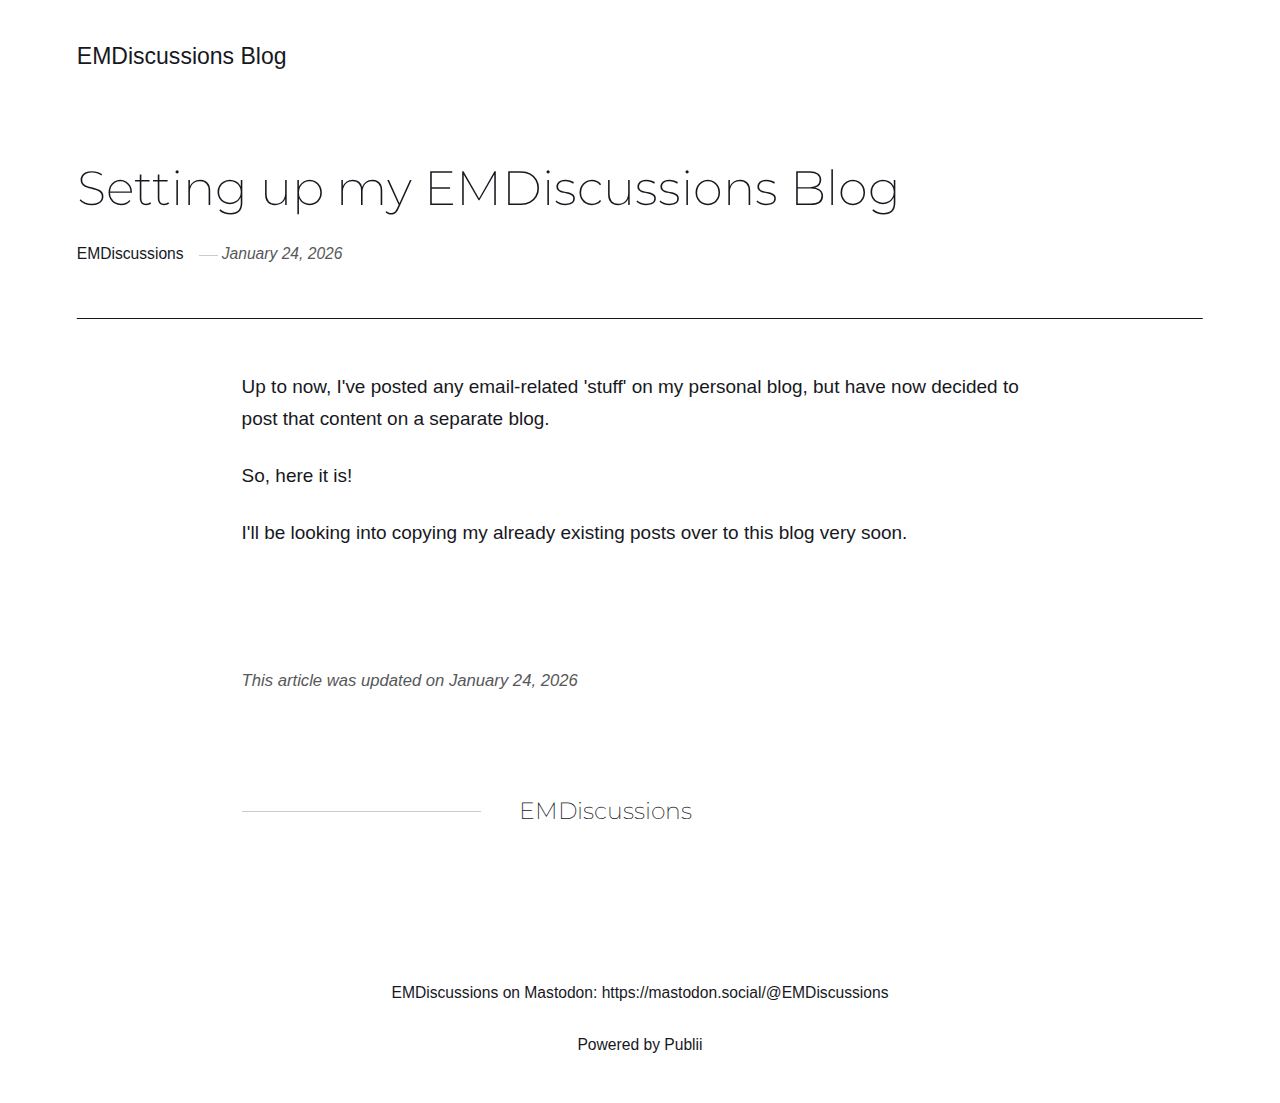
<file: setting-up-my-emdiscussions-blog.html>
<!DOCTYPE html><html lang="en-gb"><head><meta charset="utf-8"><meta http-equiv="X-UA-Compatible" content="IE=edge"><meta name="viewport" content="width=device-width,initial-scale=1"><title>Setting up my EMDiscussions Blog - EMDiscussions Blog</title><meta name="description" content="Up to now, I've posted any email-related 'stuff' on my personal blog, but have now decided to post that content on a separate blog. So, here it is! I'll be looking into copying my already existing posts over to this blog very soon."><meta name="generator" content="Publii Open-Source CMS for Static Site"><link rel="canonical" href="https://emdiscussions.github.io/emd-blog/setting-up-my-emdiscussions-blog.html"><link rel="alternate" type="application/atom+xml" href="https://emdiscussions.github.io/emd-blog/feed.xml" title="EMDiscussions Blog - RSS"><link rel="alternate" type="application/json" href="https://emdiscussions.github.io/emd-blog/feed.json" title="EMDiscussions Blog - JSON"><meta property="og:title" content="Setting up my EMDiscussions Blog"><meta property="og:site_name" content="EMDiscussions Blog"><meta property="og:description" content="Up to now, I've posted any email-related 'stuff' on my personal blog, but have now decided to post that content on a separate blog. So, here it is! I'll be looking into copying my already existing posts over to this blog very soon."><meta property="og:url" content="https://emdiscussions.github.io/emd-blog/setting-up-my-emdiscussions-blog.html"><meta property="og:type" content="article"><link rel="stylesheet" href="https://emdiscussions.github.io/emd-blog/assets/css/style.css?v=b09e72b2ca1a38c969d44da51bb22509"><script type="application/ld+json">{"@context":"http://schema.org","@type":"Article","mainEntityOfPage":{"@type":"WebPage","@id":"https://emdiscussions.github.io/emd-blog/setting-up-my-emdiscussions-blog.html"},"headline":"Setting up my EMDiscussions Blog","datePublished":"2026-01-24T09:01+00:00","dateModified":"2026-01-24T09:24+00:00","description":"Up to now, I've posted any email-related 'stuff' on my personal blog, but have now decided to post that content on a separate blog. So, here it is! I'll be looking into copying my already existing posts over to this blog very soon.","author":{"@type":"Person","name":"EMDiscussions","url":"https://emdiscussions.github.io/emd-blog/authors/emdiscussions/"},"publisher":{"@type":"Organization","name":"EMDiscussions"}}</script><noscript><style>img[loading] {
                    opacity: 1;
                }</style></noscript></head><body class="post-template"><header class="top js-header"><a class="logo" href="https://emdiscussions.github.io/emd-blog/">EMDiscussions Blog</a></header><main class="post"><article class="content"><div class="hero hero--noimage"><header class="hero__content"><div class="wrapper"><h1>Setting up my EMDiscussions Blog</h1><div class="feed__meta content__meta"><a href="https://emdiscussions.github.io/emd-blog/authors/emdiscussions/" class="feed__author">EMDiscussions</a> <time datetime="2026-01-24T09:01" class="feed__date">January 24, 2026</time></div></div></header></div><div class="entry-wrapper content__entry"><p>Up to now, I've posted any email-related 'stuff' on my personal blog, but have now decided to post that content on a separate blog.</p><p>So, here it is!</p><p>I'll be looking into copying my already existing posts over to this blog very soon.</p><p> </p></div><footer class="content__footer"><div class="entry-wrapper"><p class="content__updated">This article was updated on January 24, 2026</p><div class="content__actions"></div><div class="content__bio bio"><div><h3 class="h4 bio__name"><a href="https://emdiscussions.github.io/emd-blog/authors/emdiscussions/" rel="author">EMDiscussions</a></h3></div></div></div></footer></article></main><footer class="footer footer--glued"><div class="wrapper"><div class="footer__copyright"><p>EMDiscussions on Mastodon: <a rel="me" href="https://mastodon.social/@EMDiscussions">https://mastodon.social/@EMDiscussions</a></p><p>Powered by Publii</p></div><button id="backToTop" class="footer__bttop" aria-label="Back to top" title="Back to top"><svg width="20" height="20"><use xlink:href="https://emdiscussions.github.io/emd-blog/assets/svg/svg-map.svg#toparrow"/></svg></button></div></footer><script defer="defer" src="https://emdiscussions.github.io/emd-blog/assets/js/scripts.min.js?v=ffcbea6c02c8178d10092962b235a5b0"></script><script>window.publiiThemeMenuConfig={mobileMenuMode:'sidebar',animationSpeed:300,submenuWidth: 'auto',doubleClickTime:500,mobileMenuExpandableSubmenus:true,relatedContainerForOverlayMenuSelector:'.top'};</script><script>var images = document.querySelectorAll('img[loading]');
        for (var i = 0; i < images.length; i++) {
            if (images[i].complete) {
                images[i].classList.add('is-loaded');
            } else {
                images[i].addEventListener('load', function () {
                    this.classList.add('is-loaded');
                }, false);
            }
        }</script></body></html>
</file>
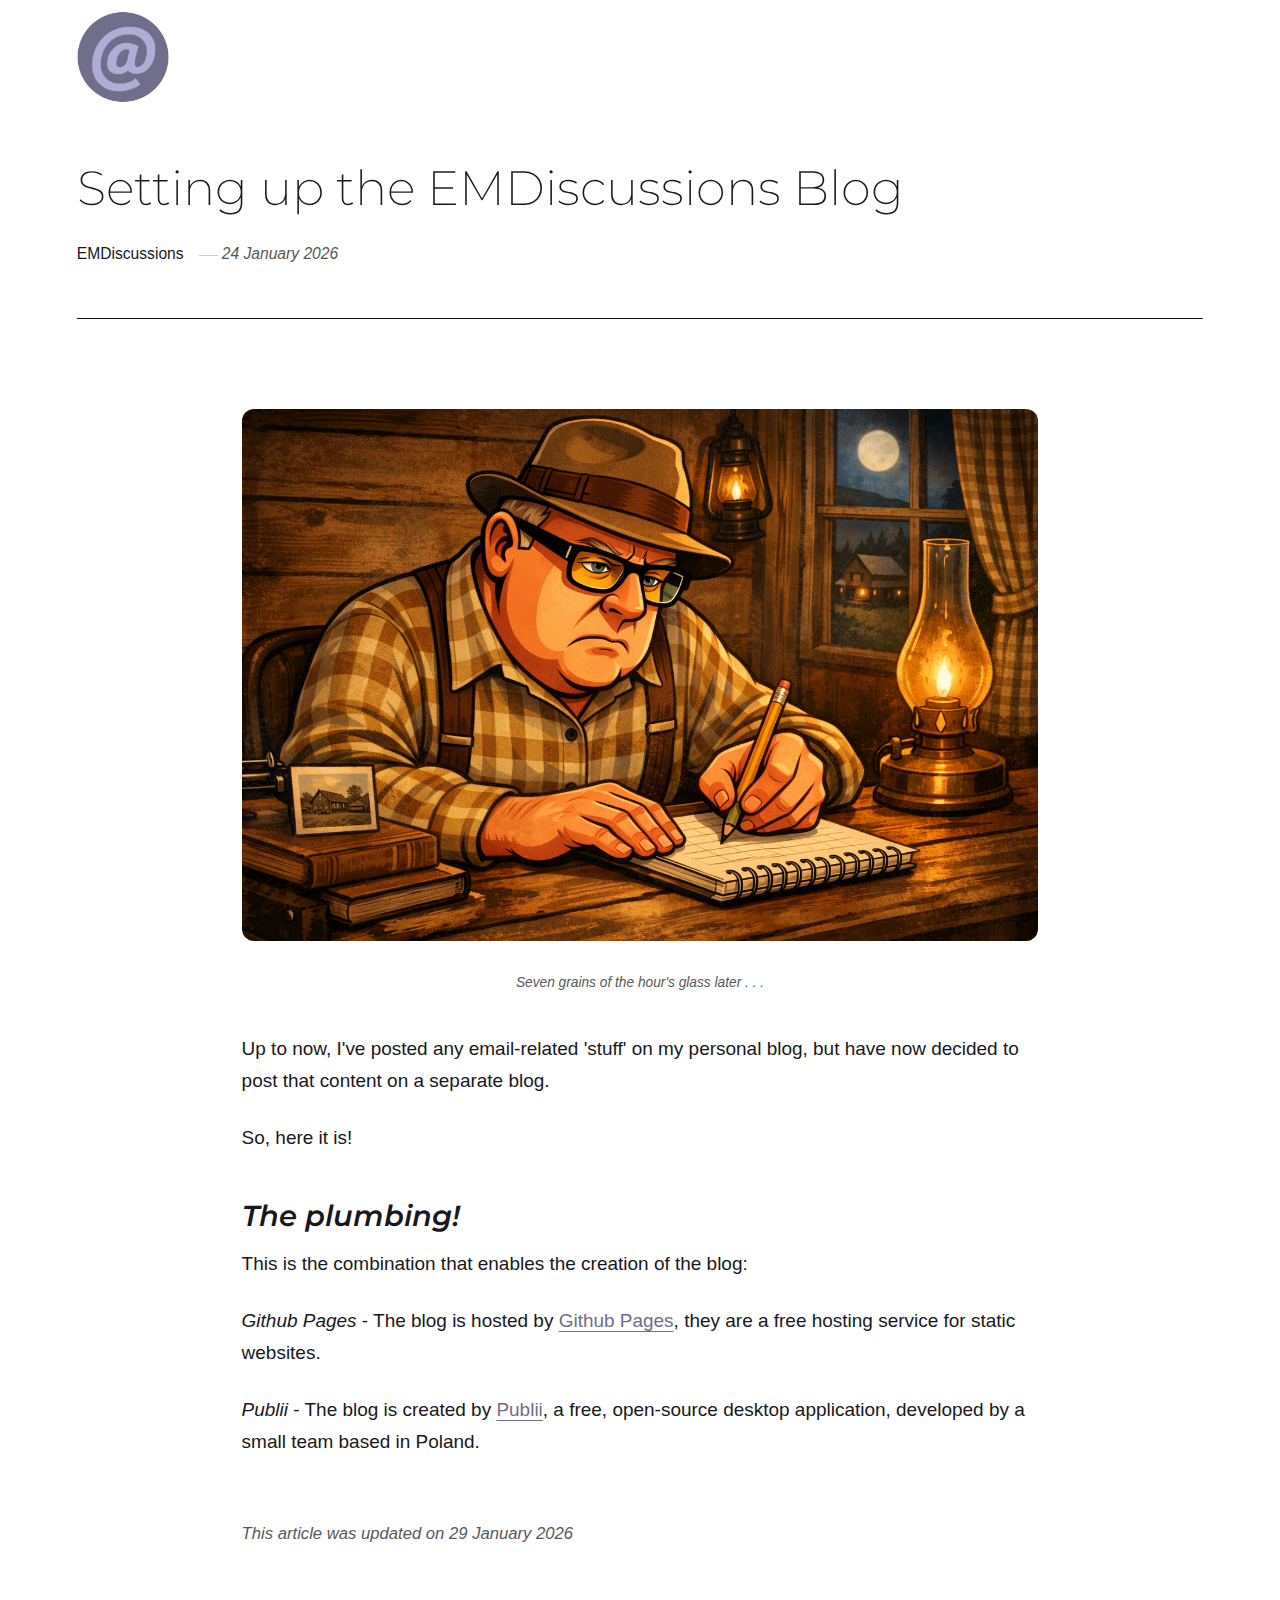
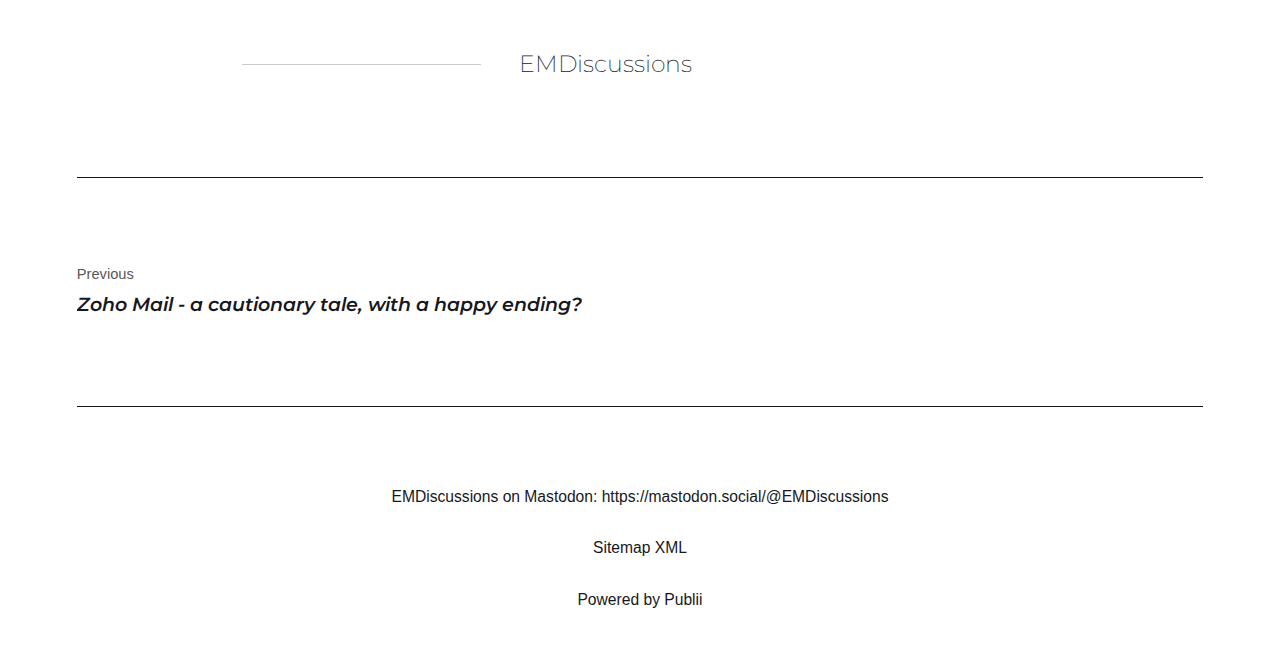
<file: setting-up-the-emdiscussions-blog.html>
<!DOCTYPE html><html lang="en-gb"><head><meta charset="utf-8"><meta http-equiv="X-UA-Compatible" content="IE=edge"><meta name="viewport" content="width=device-width,initial-scale=1"><title>Setting up the EMDiscussions Blog - EMDiscussions Blog</title><meta name="generator" content="Publii Open-Source CMS for Static Site"><link rel="canonical" href="https://emdiscussions.github.io/emd-blog/setting-up-the-emdiscussions-blog.html"><link rel="alternate" type="application/atom+xml" href="https://emdiscussions.github.io/emd-blog/feed.xml" title="EMDiscussions Blog - RSS"><link rel="alternate" type="application/json" href="https://emdiscussions.github.io/emd-blog/feed.json" title="EMDiscussions Blog - JSON"><meta property="og:title" content="Setting up the EMDiscussions Blog"><meta property="og:image" content="https://emdiscussions.github.io/emd-blog/media/website/emd-icon-italic-160-706E8A-circle.png"><meta property="og:image:width" content="160"><meta property="og:image:height" content="160"><meta property="og:site_name" content="EMDiscussions Blog"><meta property="og:description" content=""><meta property="og:url" content="https://emdiscussions.github.io/emd-blog/setting-up-the-emdiscussions-blog.html"><meta property="og:type" content="article"><link rel="shortcut icon" href="https://emdiscussions.github.io/emd-blog/media/website/favicon.ico" type="image/x-icon"><link rel="preload" href="https://emdiscussions.github.io/emd-blog/assets/dynamic/fonts/montserrat/montserrat.woff2" as="font" type="font/woff2" crossorigin><link rel="preload" href="https://emdiscussions.github.io/emd-blog/assets/dynamic/fonts/montserrat/montserrat-italic.woff2" as="font" type="font/woff2" crossorigin><link rel="stylesheet" href="https://emdiscussions.github.io/emd-blog/assets/css/style.css?v=d65aa22b2069efb5b5a8ce8ded49c3a6"><script type="application/ld+json">{"@context":"http://schema.org","@type":"Article","mainEntityOfPage":{"@type":"WebPage","@id":"https://emdiscussions.github.io/emd-blog/setting-up-the-emdiscussions-blog.html"},"headline":"Setting up the EMDiscussions Blog","datePublished":"2026-01-24T09:01+00:00","dateModified":"2026-01-29T09:18+00:00","image":{"@type":"ImageObject","url":"https://emdiscussions.github.io/emd-blog/media/website/emd-icon-italic-160-706E8A-circle.png","height":160,"width":160},"description":"","author":{"@type":"Person","name":"EMDiscussions","url":"https://emdiscussions.github.io/emd-blog/authors/emdiscussions/"},"publisher":{"@type":"Organization","name":"EMDiscussions","logo":{"@type":"ImageObject","url":"https://emdiscussions.github.io/emd-blog/media/website/emd-icon-italic-160-706E8A-circle.png","height":160,"width":160}}}</script><noscript><style>img[loading] {
                    opacity: 1;
                }</style></noscript></head><body class="post-template"><header class="top js-header"><a class="logo" href="https://emdiscussions.github.io/emd-blog/"><img src="https://emdiscussions.github.io/emd-blog/media/website/emd-icon-italic-160-706E8A-circle.png" alt="EMDiscussions Blog" width="160" height="160"></a></header><main class="post"><article class="content"><div class="hero hero--noimage"><header class="hero__content"><div class="wrapper"><h1>Setting up the EMDiscussions Blog</h1><div class="feed__meta content__meta"><a href="https://emdiscussions.github.io/emd-blog/authors/emdiscussions/" class="feed__author">EMDiscussions</a> <time datetime="2026-01-24T09:01" class="feed__date">24 January 2026</time></div></div></header></div><div class="entry-wrapper content__entry"><figure class="post__image"><figure class="post__image"><img loading="lazy" src="https://emdiscussions.github.io/emd-blog/media/posts/1/waltons-theme.png" alt="Based on a 'The Waltons' theme, a serious looking caricature of myself, sitting at a table, and - under oil lamp light - focused on the notepad in front of me." width="1536" height="1024" sizes="(max-width: 1920px) 100vw, 1920px" srcset="https://emdiscussions.github.io/emd-blog/media/posts/1/responsive/waltons-theme-xs.png 640w, https://emdiscussions.github.io/emd-blog/media/posts/1/responsive/waltons-theme-sm.png 768w, https://emdiscussions.github.io/emd-blog/media/posts/1/responsive/waltons-theme-md.png 1024w, https://emdiscussions.github.io/emd-blog/media/posts/1/responsive/waltons-theme-lg.png 1366w, https://emdiscussions.github.io/emd-blog/media/posts/1/responsive/waltons-theme-xl.png 1600w, https://emdiscussions.github.io/emd-blog/media/posts/1/responsive/waltons-theme-2xl.png 1920w"></figure><figcaption>Seven grains of the hour's glass later . . .</figcaption></figure><p>Up to now, I've posted any email-related 'stuff' on my personal blog, but have now decided to post that content on a separate blog.</p><p>So, here it is!</p><h3><strong><em>The plumbing!</em></strong></h3><p>This is the combination that enables the creation of the blog:</p><p><em>Github Pages</em> - The blog is hosted by <a href="https://docs.github.com/en/pages" target="_blank" rel="noopener noreferrer">Github Pages</a>, they are a free hosting service for static websites.</p><p><em>Publii</em> - The blog is created by <a href="https://getpublii.com/" target="_blank" rel="noopener noreferrer">Publii</a>, a free, open-source desktop application, developed by a small team based in Poland.</p></div><footer class="content__footer"><div class="entry-wrapper"><p class="content__updated">This article was updated on 29 January 2026</p><div class="content__actions"></div><div class="content__bio bio"><div><h3 class="h4 bio__name"><a href="https://emdiscussions.github.io/emd-blog/authors/emdiscussions/" rel="author">EMDiscussions</a></h3></div></div></div><nav class="content__nav"><div class="wrapper"><div class="content__nav-inner"><div class="content__nav-prev"><a href="https://emdiscussions.github.io/emd-blog/zoho-mail-a-cautionary-tale-with-a-happy-ending.html" class="content__nav-link" rel="prev"><div><span>Previous</span> Zoho Mail - a cautionary tale, with a happy ending?</div></a></div></div></div></nav></footer></article></main><footer class="footer footer--glued"><div class="wrapper"><div class="footer__copyright"><p>EMDiscussions on Mastodon: <a rel="me" href="https://mastodon.social/@EMDiscussions" title="EMDiscussions on Mastodon">https://mastodon.social/@EMDiscussions</a></p><p><a href="https://emdiscussions.github.io/emd-blog/sitemap.xml" title="Sitemap XML" target="_blank" rel="noopener">Sitemap XML</a></p><p>Powered by Publii</p></div><button id="backToTop" class="footer__bttop" aria-label="Back to top" title="Back to top"><svg width="20" height="20"><use xlink:href="https://emdiscussions.github.io/emd-blog/assets/svg/svg-map.svg#toparrow"/></svg></button></div></footer><script defer="defer" src="https://emdiscussions.github.io/emd-blog/assets/js/scripts.min.js?v=ffcbea6c02c8178d10092962b235a5b0"></script><script>window.publiiThemeMenuConfig={mobileMenuMode:'sidebar',animationSpeed:300,submenuWidth: 'auto',doubleClickTime:500,mobileMenuExpandableSubmenus:true,relatedContainerForOverlayMenuSelector:'.top'};</script><script>var images = document.querySelectorAll('img[loading]');
        for (var i = 0; i < images.length; i++) {
            if (images[i].complete) {
                images[i].classList.add('is-loaded');
            } else {
                images[i].addEventListener('load', function () {
                    this.classList.add('is-loaded');
                }, false);
            }
        }</script></body></html>
</file>
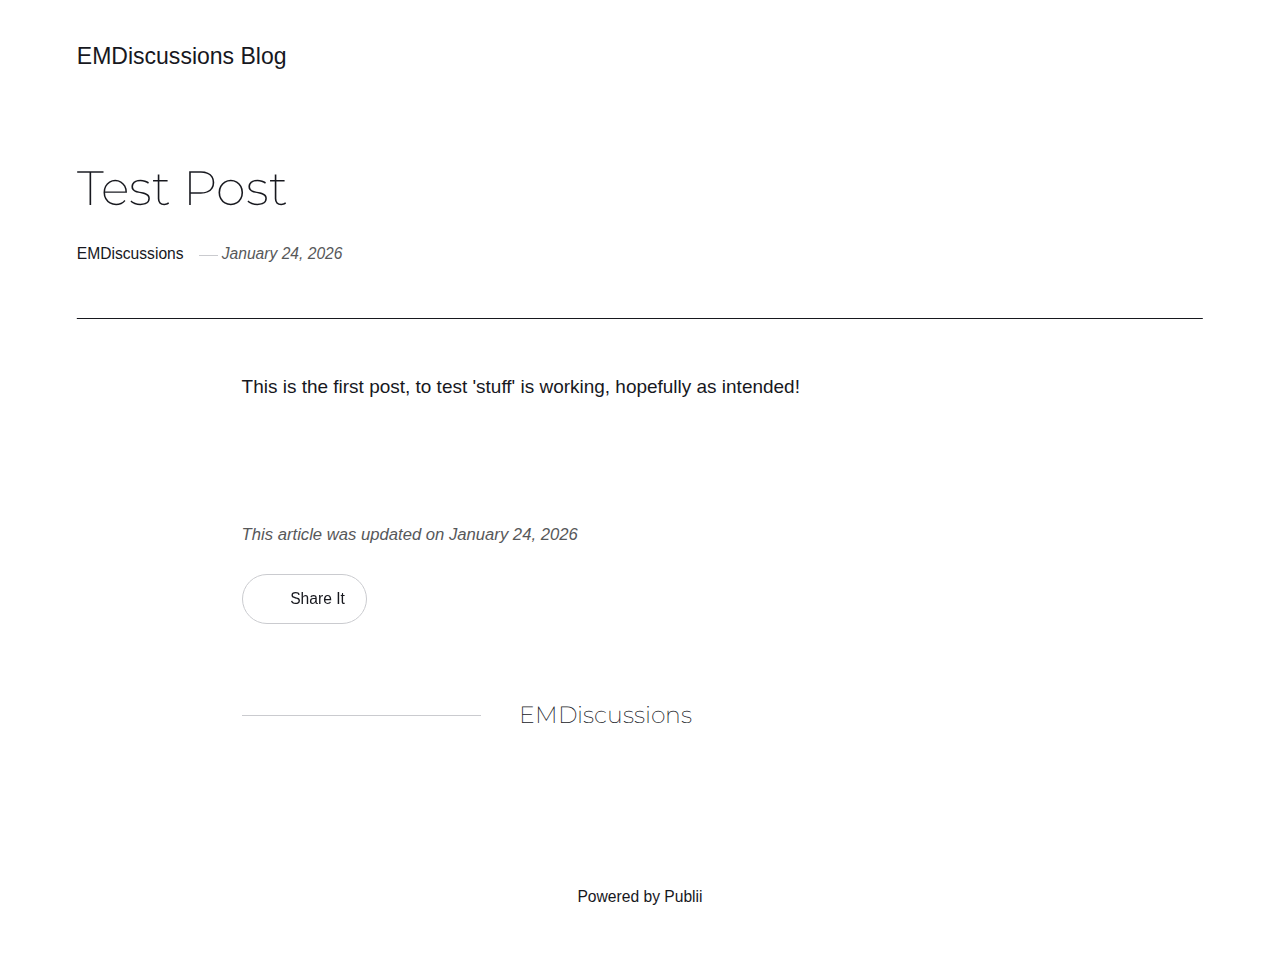
<file: test-post.html>
<!DOCTYPE html><html lang="en-gb"><head><meta charset="utf-8"><meta http-equiv="X-UA-Compatible" content="IE=edge"><meta name="viewport" content="width=device-width,initial-scale=1"><title>Test Post - EMDiscussions Blog</title><meta name="description" content="This is the first post, to test 'stuff' is working, hopefully as intended!"><meta name="generator" content="Publii Open-Source CMS for Static Site"><link rel="canonical" href="https://emdiscussions.github.io/emd-blog/test-post.html"><link rel="alternate" type="application/atom+xml" href="https://emdiscussions.github.io/emd-blog/feed.xml" title="EMDiscussions Blog - RSS"><link rel="alternate" type="application/json" href="https://emdiscussions.github.io/emd-blog/feed.json" title="EMDiscussions Blog - JSON"><meta property="og:title" content="Test Post"><meta property="og:site_name" content="EMDiscussions Blog"><meta property="og:description" content="This is the first post, to test 'stuff' is working, hopefully as intended!"><meta property="og:url" content="https://emdiscussions.github.io/emd-blog/test-post.html"><meta property="og:type" content="article"><link rel="stylesheet" href="https://emdiscussions.github.io/emd-blog/assets/css/style.css?v=b09e72b2ca1a38c969d44da51bb22509"><script type="application/ld+json">{"@context":"http://schema.org","@type":"Article","mainEntityOfPage":{"@type":"WebPage","@id":"https://emdiscussions.github.io/emd-blog/test-post.html"},"headline":"Test Post","datePublished":"2026-01-24T09:01+00:00","dateModified":"2026-01-24T09:01+00:00","description":"This is the first post, to test 'stuff' is working, hopefully as intended!","author":{"@type":"Person","name":"EMDiscussions","url":"https://emdiscussions.github.io/emd-blog/authors/emdiscussions/"},"publisher":{"@type":"Organization","name":"EMDiscussions"}}</script><noscript><style>img[loading] {
                    opacity: 1;
                }</style></noscript></head><body class="post-template"><header class="top js-header"><a class="logo" href="https://emdiscussions.github.io/emd-blog/">EMDiscussions Blog</a></header><main class="post"><article class="content"><div class="hero hero--noimage"><header class="hero__content"><div class="wrapper"><h1>Test Post</h1><div class="feed__meta content__meta"><a href="https://emdiscussions.github.io/emd-blog/authors/emdiscussions/" class="feed__author">EMDiscussions</a> <time datetime="2026-01-24T09:01" class="feed__date">January 24, 2026</time></div></div></header></div><div class="entry-wrapper content__entry"><p>This is the first post, to test 'stuff' is working, hopefully as intended!</p><p> </p></div><footer class="content__footer"><div class="entry-wrapper"><p class="content__updated">This article was updated on January 24, 2026</p><div class="content__actions"><div class="content__share"><button class="btn--icon content__share-button js-content__share-button"><svg width="20" height="20" aria-hidden="true"><use xlink:href="https://emdiscussions.github.io/emd-blog/assets/svg/svg-map.svg#share"></use></svg> <span>Share It</span></button><div class="content__share-popup js-content__share-popup"></div></div></div><div class="content__bio bio"><div><h3 class="h4 bio__name"><a href="https://emdiscussions.github.io/emd-blog/authors/emdiscussions/" rel="author">EMDiscussions</a></h3></div></div></div></footer></article></main><footer class="footer footer--glued"><div class="wrapper"><div class="footer__copyright"><p>Powered by Publii</p></div><button id="backToTop" class="footer__bttop" aria-label="Back to top" title="Back to top"><svg width="20" height="20"><use xlink:href="https://emdiscussions.github.io/emd-blog/assets/svg/svg-map.svg#toparrow"/></svg></button></div></footer><script defer="defer" src="https://emdiscussions.github.io/emd-blog/assets/js/scripts.min.js?v=ffcbea6c02c8178d10092962b235a5b0"></script><script>window.publiiThemeMenuConfig={mobileMenuMode:'sidebar',animationSpeed:300,submenuWidth: 'auto',doubleClickTime:500,mobileMenuExpandableSubmenus:true,relatedContainerForOverlayMenuSelector:'.top'};</script><script>var images = document.querySelectorAll('img[loading]');
        for (var i = 0; i < images.length; i++) {
            if (images[i].complete) {
                images[i].classList.add('is-loaded');
            } else {
                images[i].addEventListener('load', function () {
                    this.classList.add('is-loaded');
                }, false);
            }
        }</script></body></html>
</file>
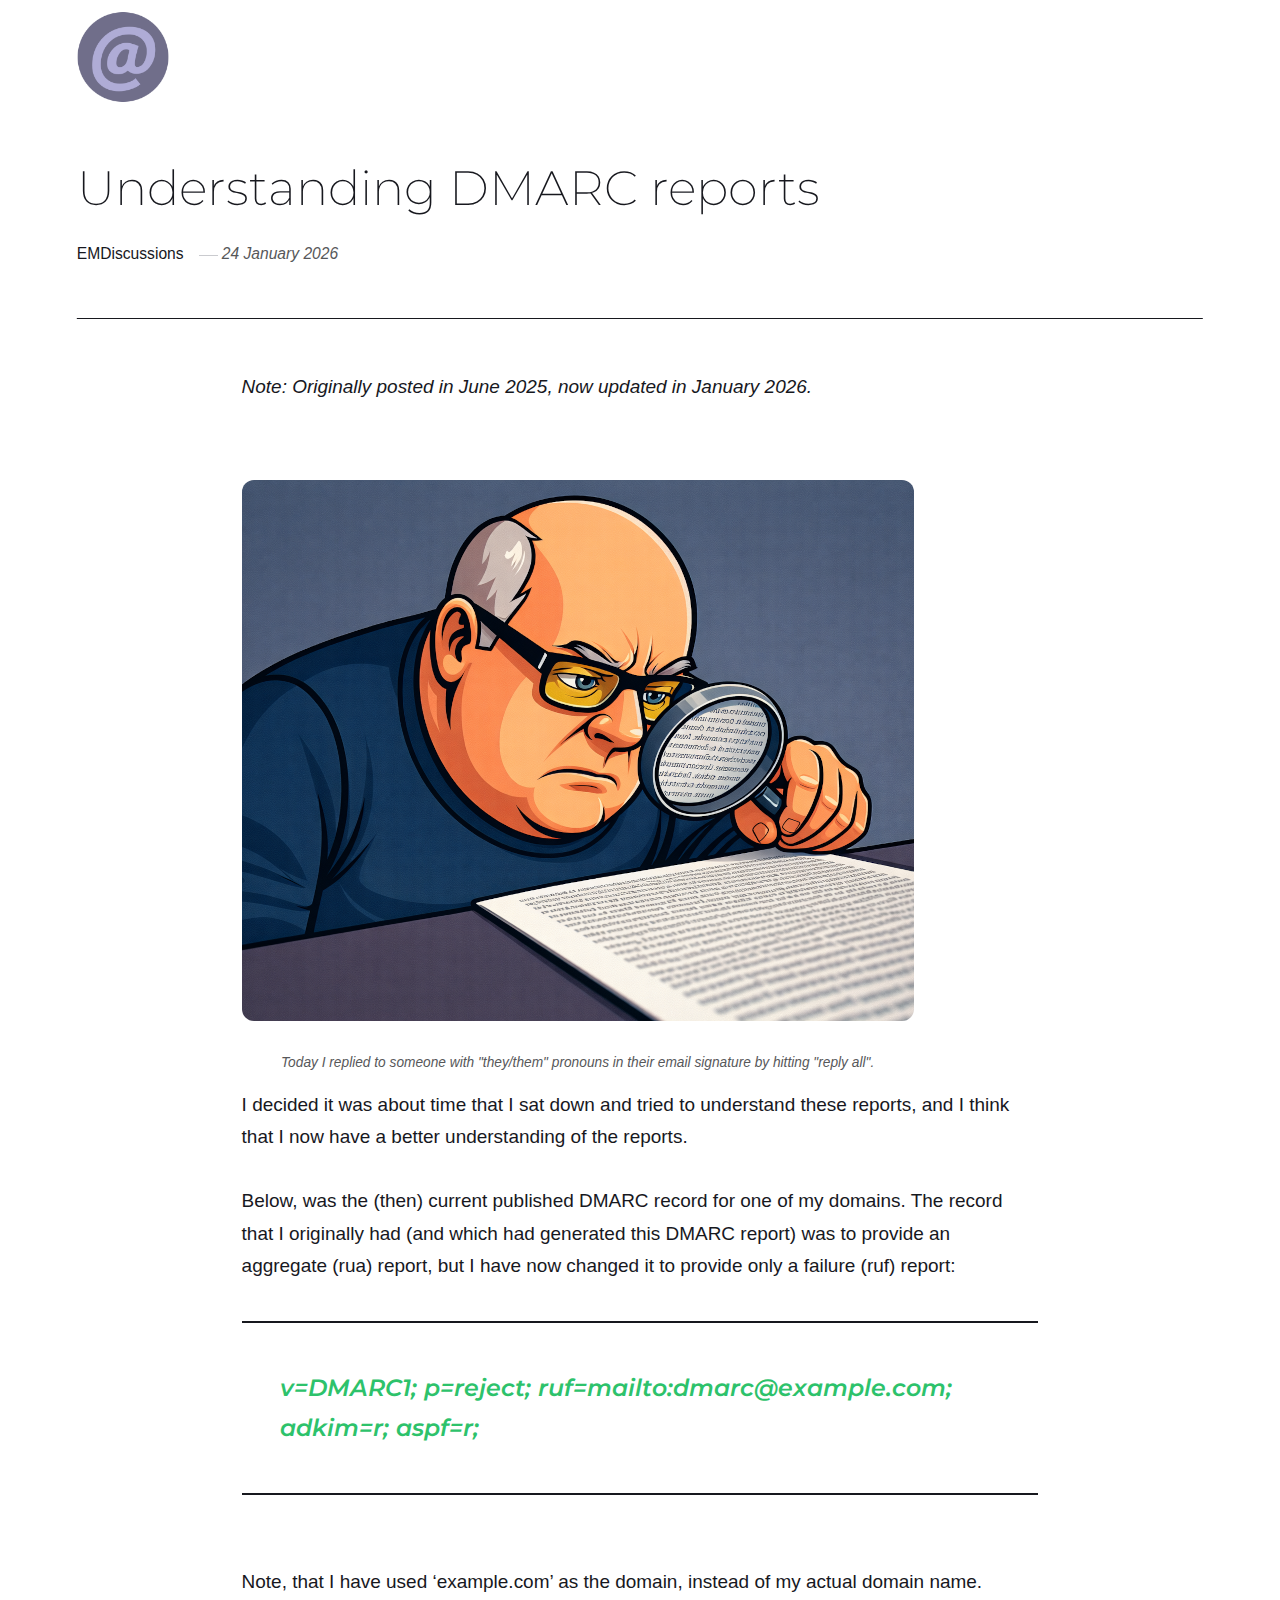
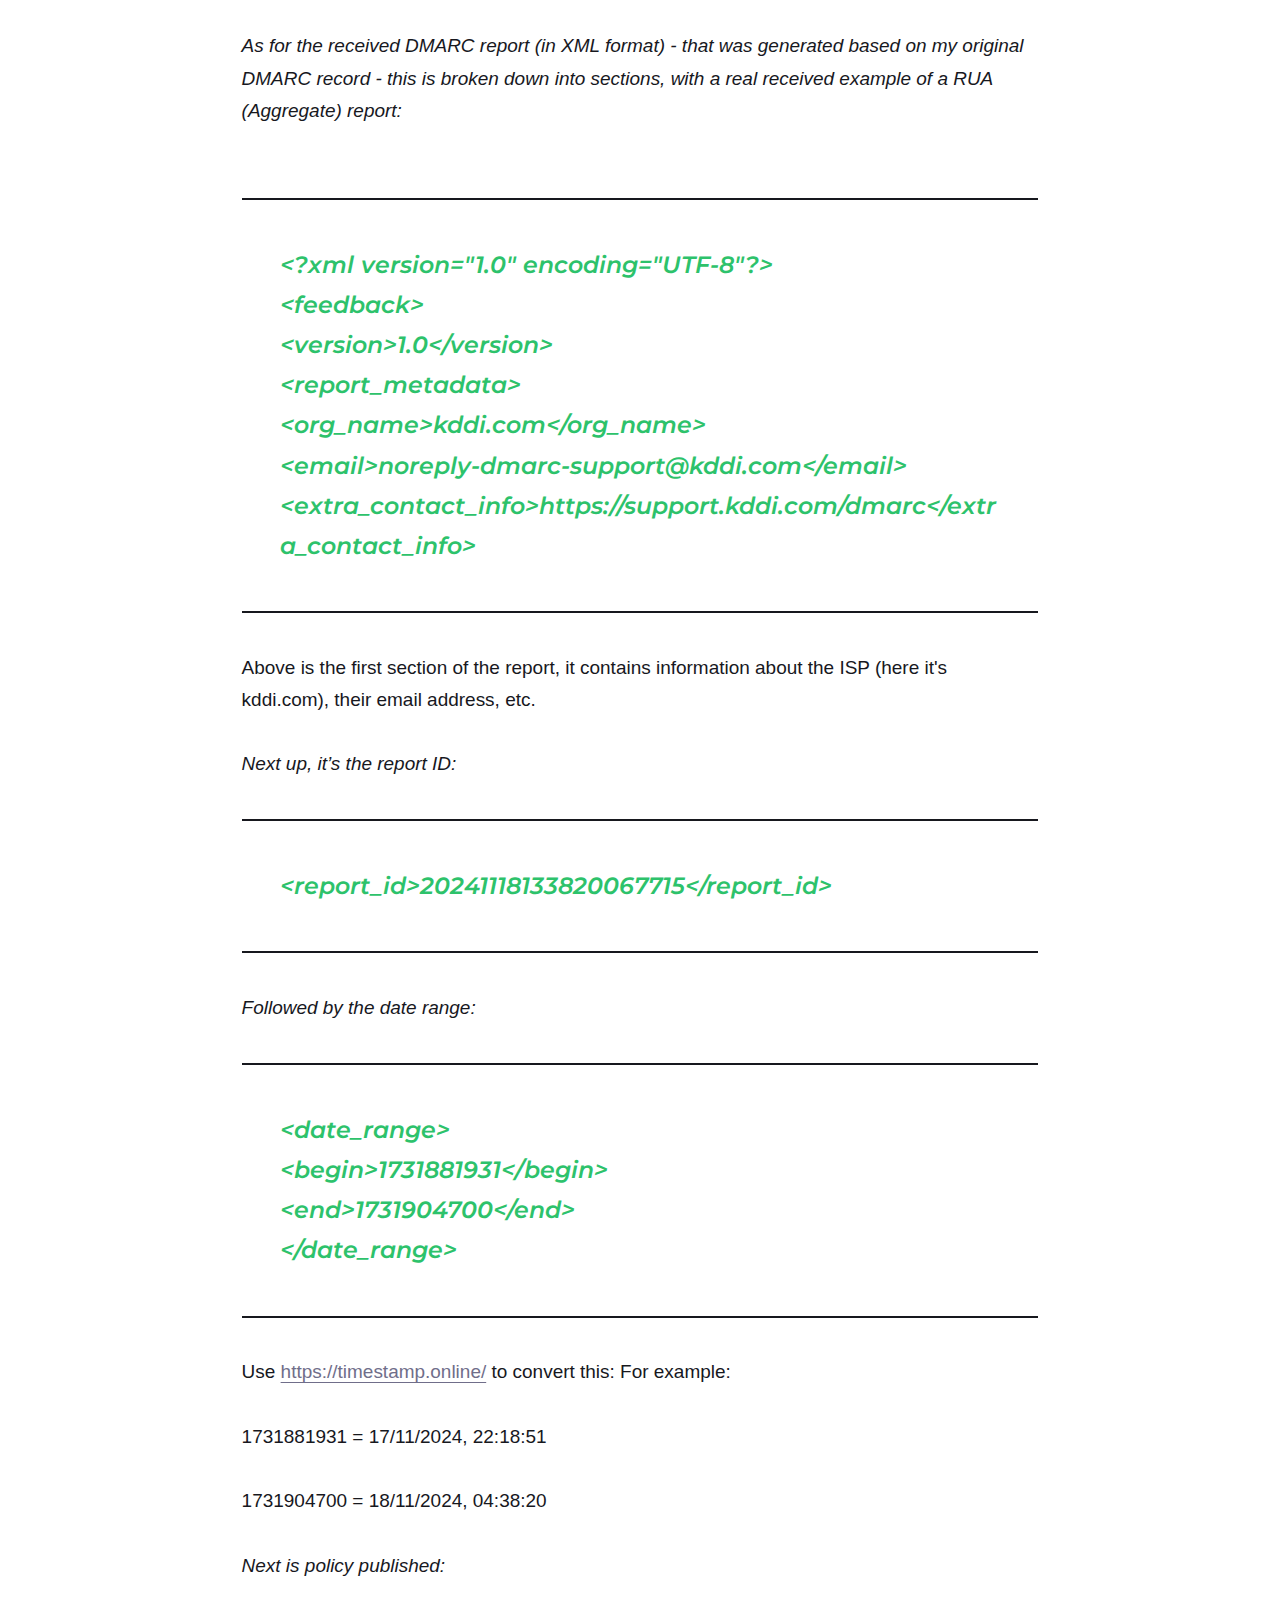
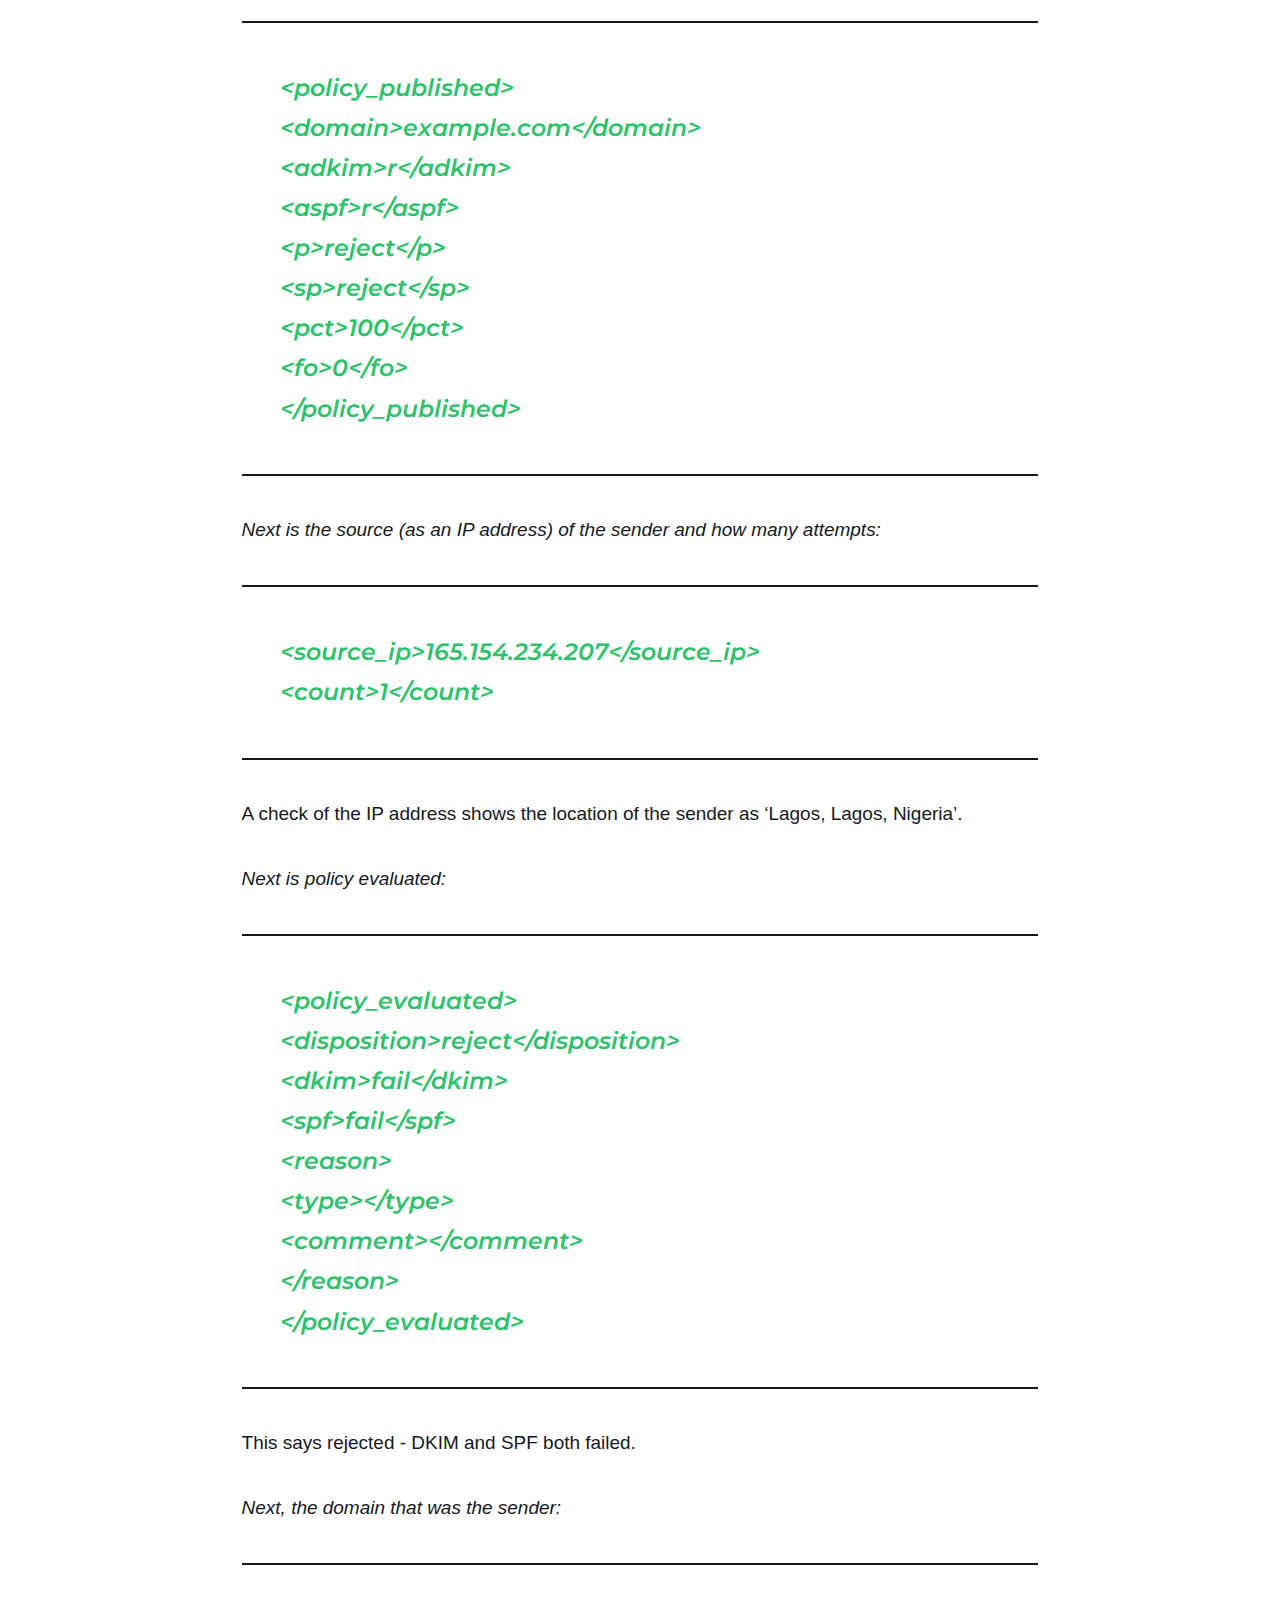
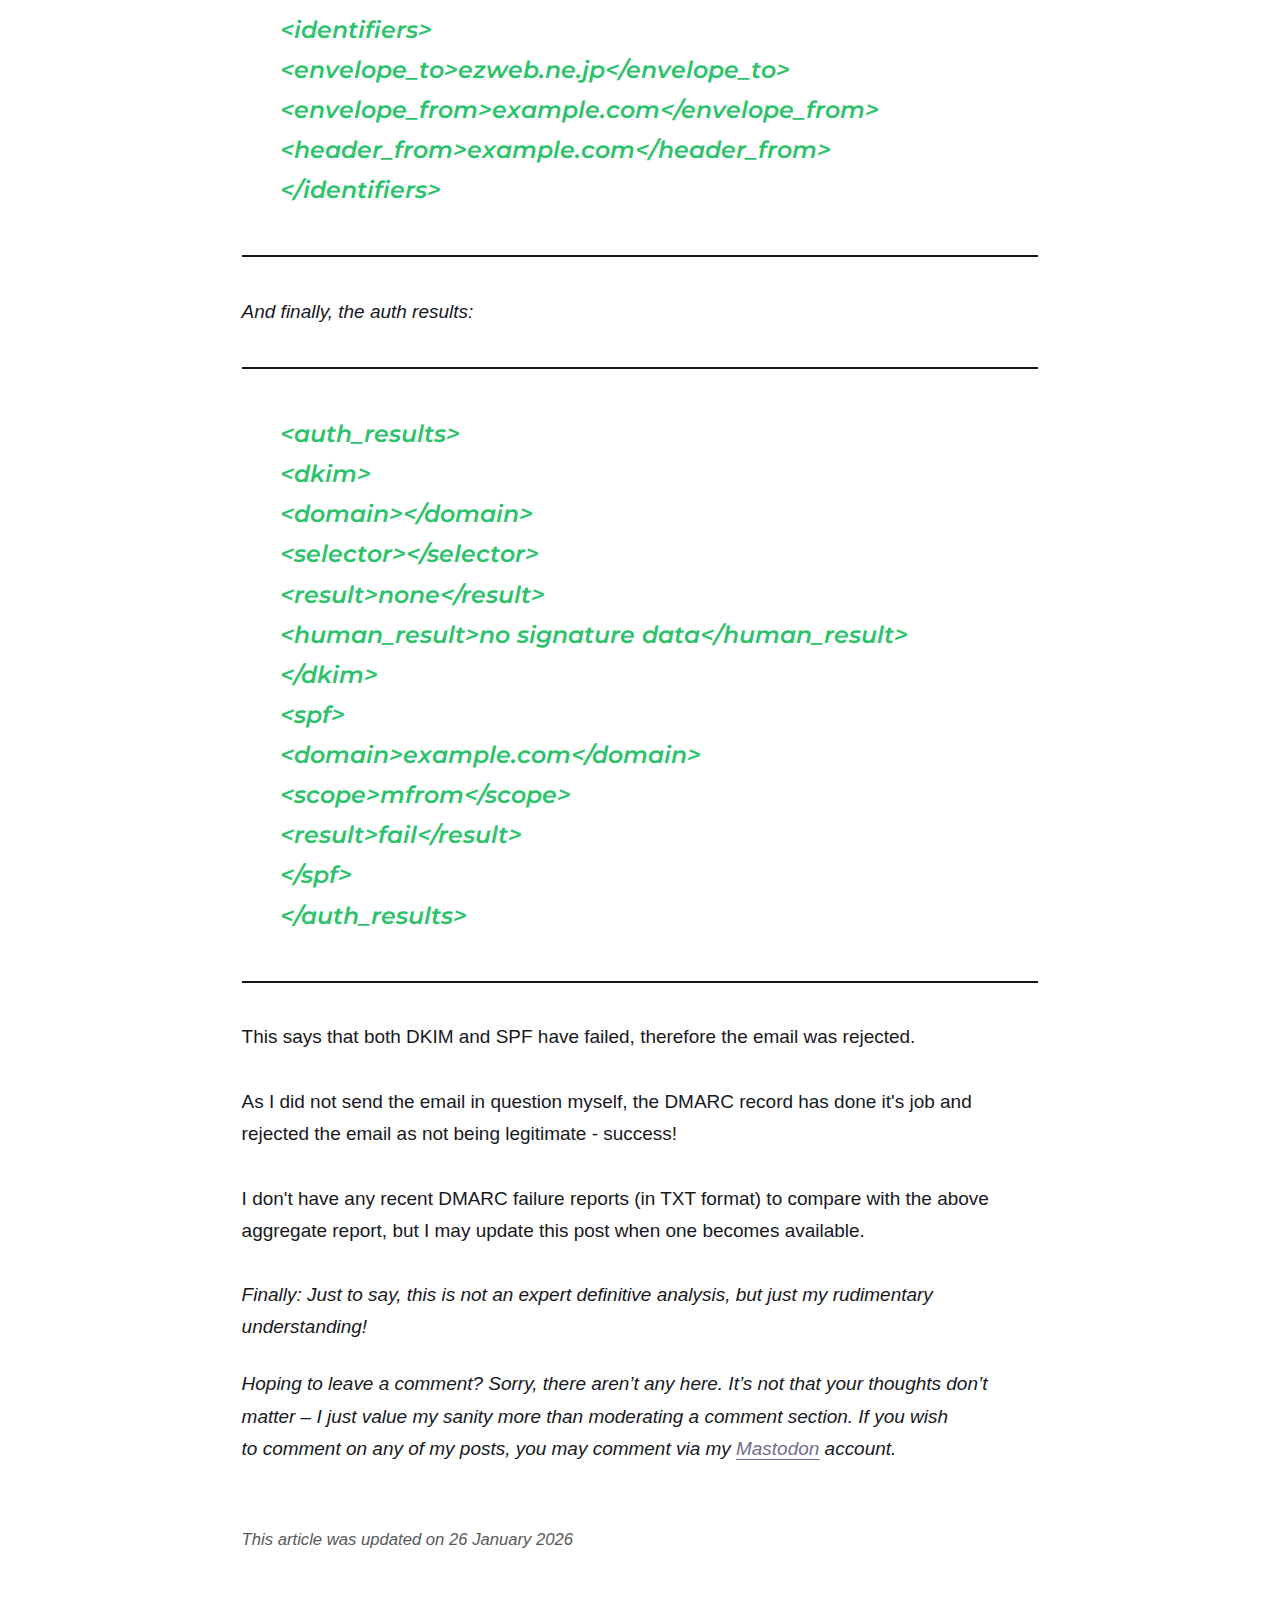
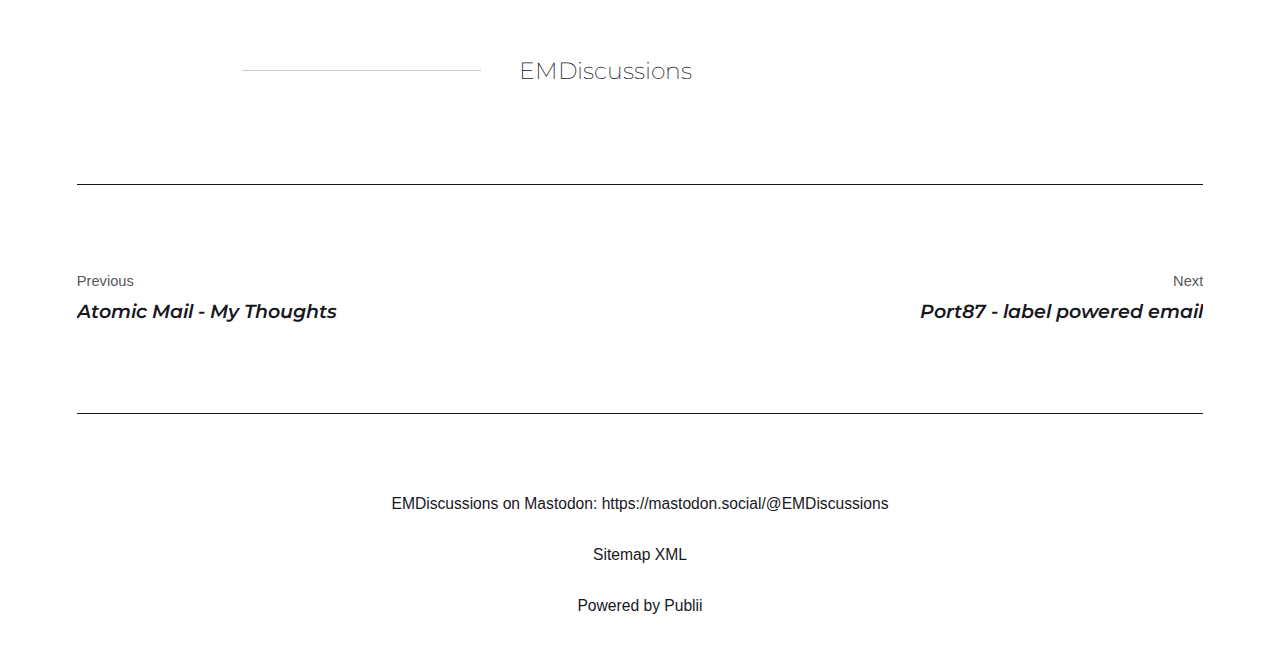
<file: understanding-dmarc-reports.html>
<!DOCTYPE html><html lang="en-gb"><head><meta charset="utf-8"><meta http-equiv="X-UA-Compatible" content="IE=edge"><meta name="viewport" content="width=device-width,initial-scale=1"><title>Understanding DMARC reports - EMDiscussions Blog</title><meta name="generator" content="Publii Open-Source CMS for Static Site"><link rel="canonical" href="https://emdiscussions.github.io/emd-blog/understanding-dmarc-reports.html"><link rel="alternate" type="application/atom+xml" href="https://emdiscussions.github.io/emd-blog/feed.xml" title="EMDiscussions Blog - RSS"><link rel="alternate" type="application/json" href="https://emdiscussions.github.io/emd-blog/feed.json" title="EMDiscussions Blog - JSON"><meta property="og:title" content="Understanding DMARC reports"><meta property="og:image" content="https://emdiscussions.github.io/emd-blog/media/website/emd-icon-italic-160-706E8A-circle.png"><meta property="og:image:width" content="160"><meta property="og:image:height" content="160"><meta property="og:site_name" content="EMDiscussions Blog"><meta property="og:description" content=""><meta property="og:url" content="https://emdiscussions.github.io/emd-blog/understanding-dmarc-reports.html"><meta property="og:type" content="article"><link rel="shortcut icon" href="https://emdiscussions.github.io/emd-blog/media/website/favicon.ico" type="image/x-icon"><link rel="preload" href="https://emdiscussions.github.io/emd-blog/assets/dynamic/fonts/montserrat/montserrat.woff2" as="font" type="font/woff2" crossorigin><link rel="preload" href="https://emdiscussions.github.io/emd-blog/assets/dynamic/fonts/montserrat/montserrat-italic.woff2" as="font" type="font/woff2" crossorigin><link rel="stylesheet" href="https://emdiscussions.github.io/emd-blog/assets/css/style.css?v=d65aa22b2069efb5b5a8ce8ded49c3a6"><script type="application/ld+json">{"@context":"http://schema.org","@type":"Article","mainEntityOfPage":{"@type":"WebPage","@id":"https://emdiscussions.github.io/emd-blog/understanding-dmarc-reports.html"},"headline":"Understanding DMARC reports","datePublished":"2026-01-24T13:16+00:00","dateModified":"2026-01-26T17:51+00:00","image":{"@type":"ImageObject","url":"https://emdiscussions.github.io/emd-blog/media/website/emd-icon-italic-160-706E8A-circle.png","height":160,"width":160},"description":"","author":{"@type":"Person","name":"EMDiscussions","url":"https://emdiscussions.github.io/emd-blog/authors/emdiscussions/"},"publisher":{"@type":"Organization","name":"EMDiscussions","logo":{"@type":"ImageObject","url":"https://emdiscussions.github.io/emd-blog/media/website/emd-icon-italic-160-706E8A-circle.png","height":160,"width":160}}}</script><noscript><style>img[loading] {
                    opacity: 1;
                }</style></noscript></head><body class="post-template"><header class="top js-header"><a class="logo" href="https://emdiscussions.github.io/emd-blog/"><img src="https://emdiscussions.github.io/emd-blog/media/website/emd-icon-italic-160-706E8A-circle.png" alt="EMDiscussions Blog" width="160" height="160"></a></header><main class="post"><article class="content"><div class="hero hero--noimage"><header class="hero__content"><div class="wrapper"><h1>Understanding DMARC reports</h1><div class="feed__meta content__meta"><a href="https://emdiscussions.github.io/emd-blog/authors/emdiscussions/" class="feed__author">EMDiscussions</a> <time datetime="2026-01-24T13:16" class="feed__date">24 January 2026</time></div></div></header></div><div class="entry-wrapper content__entry"><p><em>Note: Originally posted in June 2025, now updated in January 2026.</em></p><figure class="post__image"><figure class="post__image"><img loading="lazy" src="https://emdiscussions.github.io/emd-blog/media/posts/7/magnified-672-2.png" alt="A serious looking caricature of myself, sitting at my desk, and using a magnifying glass to analyse a text document in front of me." width="672" height="541" sizes="(max-width: 1920px) 100vw, 1920px" srcset="https://emdiscussions.github.io/emd-blog/media/posts/7/responsive/magnified-672-2-xs.png 640w, https://emdiscussions.github.io/emd-blog/media/posts/7/responsive/magnified-672-2-sm.png 768w, https://emdiscussions.github.io/emd-blog/media/posts/7/responsive/magnified-672-2-md.png 1024w, https://emdiscussions.github.io/emd-blog/media/posts/7/responsive/magnified-672-2-lg.png 1366w, https://emdiscussions.github.io/emd-blog/media/posts/7/responsive/magnified-672-2-xl.png 1600w, https://emdiscussions.github.io/emd-blog/media/posts/7/responsive/magnified-672-2-2xl.png 1920w"></figure><figcaption>Today I replied to someone with "they/them" pronouns in their email signature by hitting "reply all".</figcaption></figure><div data-original-attrs="{&quot;style&quot;:&quot;&quot;}"><div>I decided it was about time that I sat down and tried to understand these reports, and I think that I now have a better understanding of the reports.</div><br>Below, was the (then) current published DMARC record for one of my domains. The record that I originally had (and which had generated this DMARC report) was to provide an aggregate (rua) report, but I have now changed it to provide only a failure (ruf) report:<br><blockquote><span style="color: #2dc26b;">v=DMARC1; p=reject; ruf=mailto:dmarc@example.com; adkim=r; aspf=r;</span></blockquote></div><div data-original-attrs="{&quot;style&quot;:&quot;&quot;}"> </div><div data-original-attrs="{&quot;style&quot;:&quot;&quot;}">Note, that I have used ‘example.com’ as the domain, instead of my actual domain name.<br><br><em>As for the received DMARC report (in XML format) - that was generated based on my original DMARC record - this is broken down into sections, with a real received example of a RUA (Aggregate) report:</em></div><div data-original-attrs="{&quot;style&quot;:&quot;&quot;}"> </div><blockquote><div data-original-attrs="{&quot;style&quot;:&quot;&quot;}"><span style="color: #2dc26b;">&lt;?xml version="1.0" encoding="UTF-8"?&gt;</span><br><span style="color: #2dc26b;">&lt;feedback&gt;</span><br><span style="color: #2dc26b;">&lt;version&gt;1.0&lt;/version&gt;</span><br><span style="color: #2dc26b;">&lt;report_metadata&gt;</span><br><span style="color: #2dc26b;">&lt;org_name&gt;kddi.com&lt;/org_name&gt;</span><br><span style="color: #2dc26b;">&lt;email&gt;noreply-dmarc-support@kddi.com&lt;/email&gt;</span><br><span style="color: #2dc26b;">&lt;extra_contact_info&gt;https://support.kddi.com/dmarc&lt;/extra_contact_info&gt;</span></div></blockquote><p>Above is the first section of the report, it contains information about the ISP (here it's kddi.com), their email address, etc.<br><br><em>Next up, it’s the report ID:</em></p><blockquote><p><span style="color: #2dc26b;">&lt;report_id&gt;20241118133820067715&lt;/report_id&gt;</span></p></blockquote><p><em>Followed by the date range:</em></p><blockquote><p><span style="color: #2dc26b;">&lt;date_range&gt;</span><br><span style="color: #2dc26b;">&lt;begin&gt;1731881931&lt;/begin&gt;</span><br><span style="color: #2dc26b;">&lt;end&gt;1731904700&lt;/end&gt;</span><br><span style="color: #2dc26b;">&lt;/date_range&gt;</span></p></blockquote><p>Use <a href="https://timestamp.online/">https://timestamp.online/</a> to convert this: For example:<br><br>1731881931 = 17/11/2024, 22:18:51<br><br>1731904700 = 18/11/2024, 04:38:20<br><br><em>Next is policy published:</em></p><blockquote><p><span style="color: #2dc26b;">&lt;policy_published&gt;</span><br><span style="color: #2dc26b;">&lt;domain&gt;example.com&lt;/domain&gt;</span><br><span style="color: #2dc26b;">&lt;adkim&gt;r&lt;/adkim&gt;</span><br><span style="color: #2dc26b;">&lt;aspf&gt;r&lt;/aspf&gt;</span><br><span style="color: #2dc26b;">&lt;p&gt;reject&lt;/p&gt;</span><br><span style="color: #2dc26b;">&lt;sp&gt;reject&lt;/sp&gt;</span><br><span style="color: #2dc26b;">&lt;pct&gt;100&lt;/pct&gt;</span><br><span style="color: #2dc26b;">&lt;fo&gt;0&lt;/fo&gt;</span><br><span style="color: #2dc26b;">&lt;/policy_published&gt;</span></p></blockquote><p><em>Next is the source (as an IP address) of the sender and how many attempts:</em></p><blockquote><p><span style="color: #2dc26b;">&lt;source_ip&gt;165.154.234.207&lt;/source_ip&gt;</span><br><span style="color: #2dc26b;">&lt;count&gt;1&lt;/count&gt;</span></p></blockquote><p>A check of the IP address shows the location of the sender as ‘Lagos, Lagos, Nigeria’.<br><br><em>Next is policy evaluated:</em></p><blockquote><p><span style="color: #2dc26b;">&lt;policy_evaluated&gt;</span><br><span style="color: #2dc26b;">&lt;disposition&gt;reject&lt;/disposition&gt;</span><br><span style="color: #2dc26b;">&lt;dkim&gt;fail&lt;/dkim&gt;</span><br><span style="color: #2dc26b;">&lt;spf&gt;fail&lt;/spf&gt;</span><br><span style="color: #2dc26b;">&lt;reason&gt;</span><br><span style="color: #2dc26b;">&lt;type&gt;&lt;/type&gt;</span><br><span style="color: #2dc26b;">&lt;comment&gt;&lt;/comment&gt;</span><br><span style="color: #2dc26b;">&lt;/reason&gt;</span><br><span style="color: #2dc26b;">&lt;/policy_evaluated&gt;</span></p></blockquote><p>This says rejected - DKIM and SPF both failed.<br><br><em>Next, the domain that was the sender:</em></p><blockquote><p><span style="color: #2dc26b;">&lt;identifiers&gt;</span><br><span style="color: #2dc26b;">&lt;envelope_to&gt;ezweb.ne.jp&lt;/envelope_to&gt;</span><br><span style="color: #2dc26b;">&lt;envelope_from&gt;example.com&lt;/envelope_from&gt;</span><br><span style="color: #2dc26b;">&lt;header_from&gt;example.com&lt;/header_from&gt;</span><br><span style="color: #2dc26b;">&lt;/identifiers&gt;</span></p></blockquote><p><em>And finally, the auth results:</em></p><blockquote><p><span style="color: #2dc26b;">&lt;auth_results&gt;</span><br><span style="color: #2dc26b;">&lt;dkim&gt;</span><br><span style="color: #2dc26b;">&lt;domain&gt;&lt;/domain&gt;</span><br><span style="color: #2dc26b;">&lt;selector&gt;&lt;/selector&gt;</span><br><span style="color: #2dc26b;">&lt;result&gt;none&lt;/result&gt;</span><br><span style="color: #2dc26b;">&lt;human_result&gt;no signature data&lt;/human_result&gt;</span><br><span style="color: #2dc26b;">&lt;/dkim&gt;</span><br><span style="color: #2dc26b;">&lt;spf&gt;</span><br><span style="color: #2dc26b;">&lt;domain&gt;example.com&lt;/domain&gt;</span><br><span style="color: #2dc26b;">&lt;scope&gt;mfrom&lt;/scope&gt;</span><br><span style="color: #2dc26b;">&lt;result&gt;fail&lt;/result&gt;</span><br><span style="color: #2dc26b;">&lt;/spf&gt;</span><br><span style="color: #2dc26b;">&lt;/auth_results&gt;</span></p></blockquote><p>This says that both DKIM and SPF have failed, therefore the email was rejected.<br><br>As I did not send the email in question myself, the DMARC record has done it's job and rejected the email as not being legitimate - success!<br><br>I don't have any recent DMARC failure reports (in TXT format) to compare with the above aggregate report, but I may update this post when one becomes available.<br><br><em>Finally: Just to say, this is not an expert definitive analysis, but just my rudimentary understanding!</em></p><p><em>Hoping to leave a comment? Sorry, there aren’t any here. It’s not that your thoughts don’t matter – I just value my sanity more than moderating a comment section. If you wish to comment on any of my posts, you may comment via my <a href="https://mastodon.social/@EMDiscussions" target="_blank" rel="noopener noreferrer">Mastodon</a> account.</em></p></div><footer class="content__footer"><div class="entry-wrapper"><p class="content__updated">This article was updated on 26 January 2026</p><div class="content__actions"></div><div class="content__bio bio"><div><h3 class="h4 bio__name"><a href="https://emdiscussions.github.io/emd-blog/authors/emdiscussions/" rel="author">EMDiscussions</a></h3></div></div></div><nav class="content__nav"><div class="wrapper"><div class="content__nav-inner"><div class="content__nav-prev"><a href="https://emdiscussions.github.io/emd-blog/atomic-mail-my-thoughts.html" class="content__nav-link" rel="prev"><div><span>Previous</span> Atomic Mail - My Thoughts</div></a></div><div class="content__nav-next"><a href="https://emdiscussions.github.io/emd-blog/port87-label-powered-email.html" class="content__nav-link" rel="next"><div><span>Next</span> Port87 - label powered email</div></a></div></div></div></nav></footer></article></main><footer class="footer footer--glued"><div class="wrapper"><div class="footer__copyright"><p>EMDiscussions on Mastodon: <a rel="me" href="https://mastodon.social/@EMDiscussions" title="EMDiscussions on Mastodon">https://mastodon.social/@EMDiscussions</a></p><p><a href="https://emdiscussions.github.io/emd-blog/sitemap.xml" title="Sitemap XML" target="_blank" rel="noopener">Sitemap XML</a></p><p>Powered by Publii</p></div><button id="backToTop" class="footer__bttop" aria-label="Back to top" title="Back to top"><svg width="20" height="20"><use xlink:href="https://emdiscussions.github.io/emd-blog/assets/svg/svg-map.svg#toparrow"/></svg></button></div></footer><script defer="defer" src="https://emdiscussions.github.io/emd-blog/assets/js/scripts.min.js?v=ffcbea6c02c8178d10092962b235a5b0"></script><script>window.publiiThemeMenuConfig={mobileMenuMode:'sidebar',animationSpeed:300,submenuWidth: 'auto',doubleClickTime:500,mobileMenuExpandableSubmenus:true,relatedContainerForOverlayMenuSelector:'.top'};</script><script>var images = document.querySelectorAll('img[loading]');
        for (var i = 0; i < images.length; i++) {
            if (images[i].complete) {
                images[i].classList.add('is-loaded');
            } else {
                images[i].addEventListener('load', function () {
                    this.classList.add('is-loaded');
                }, false);
            }
        }</script></body></html>
</file>
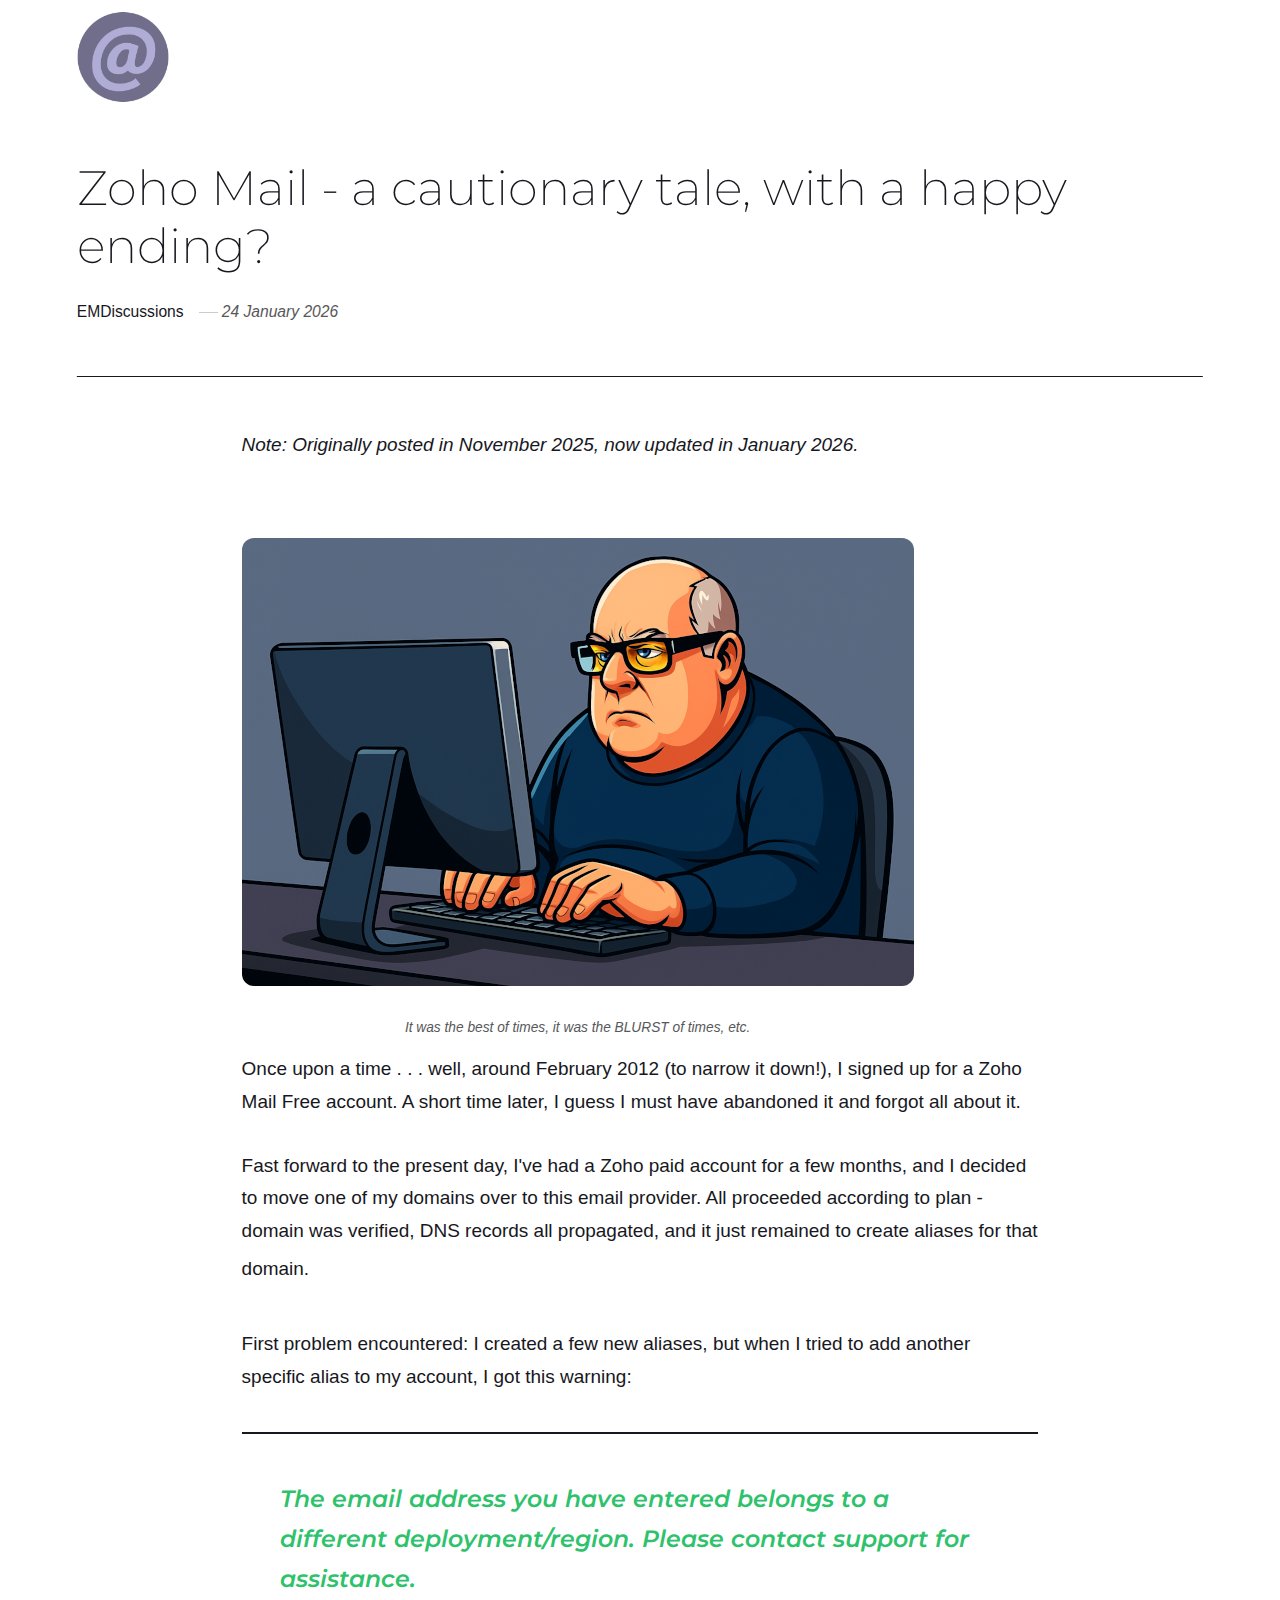
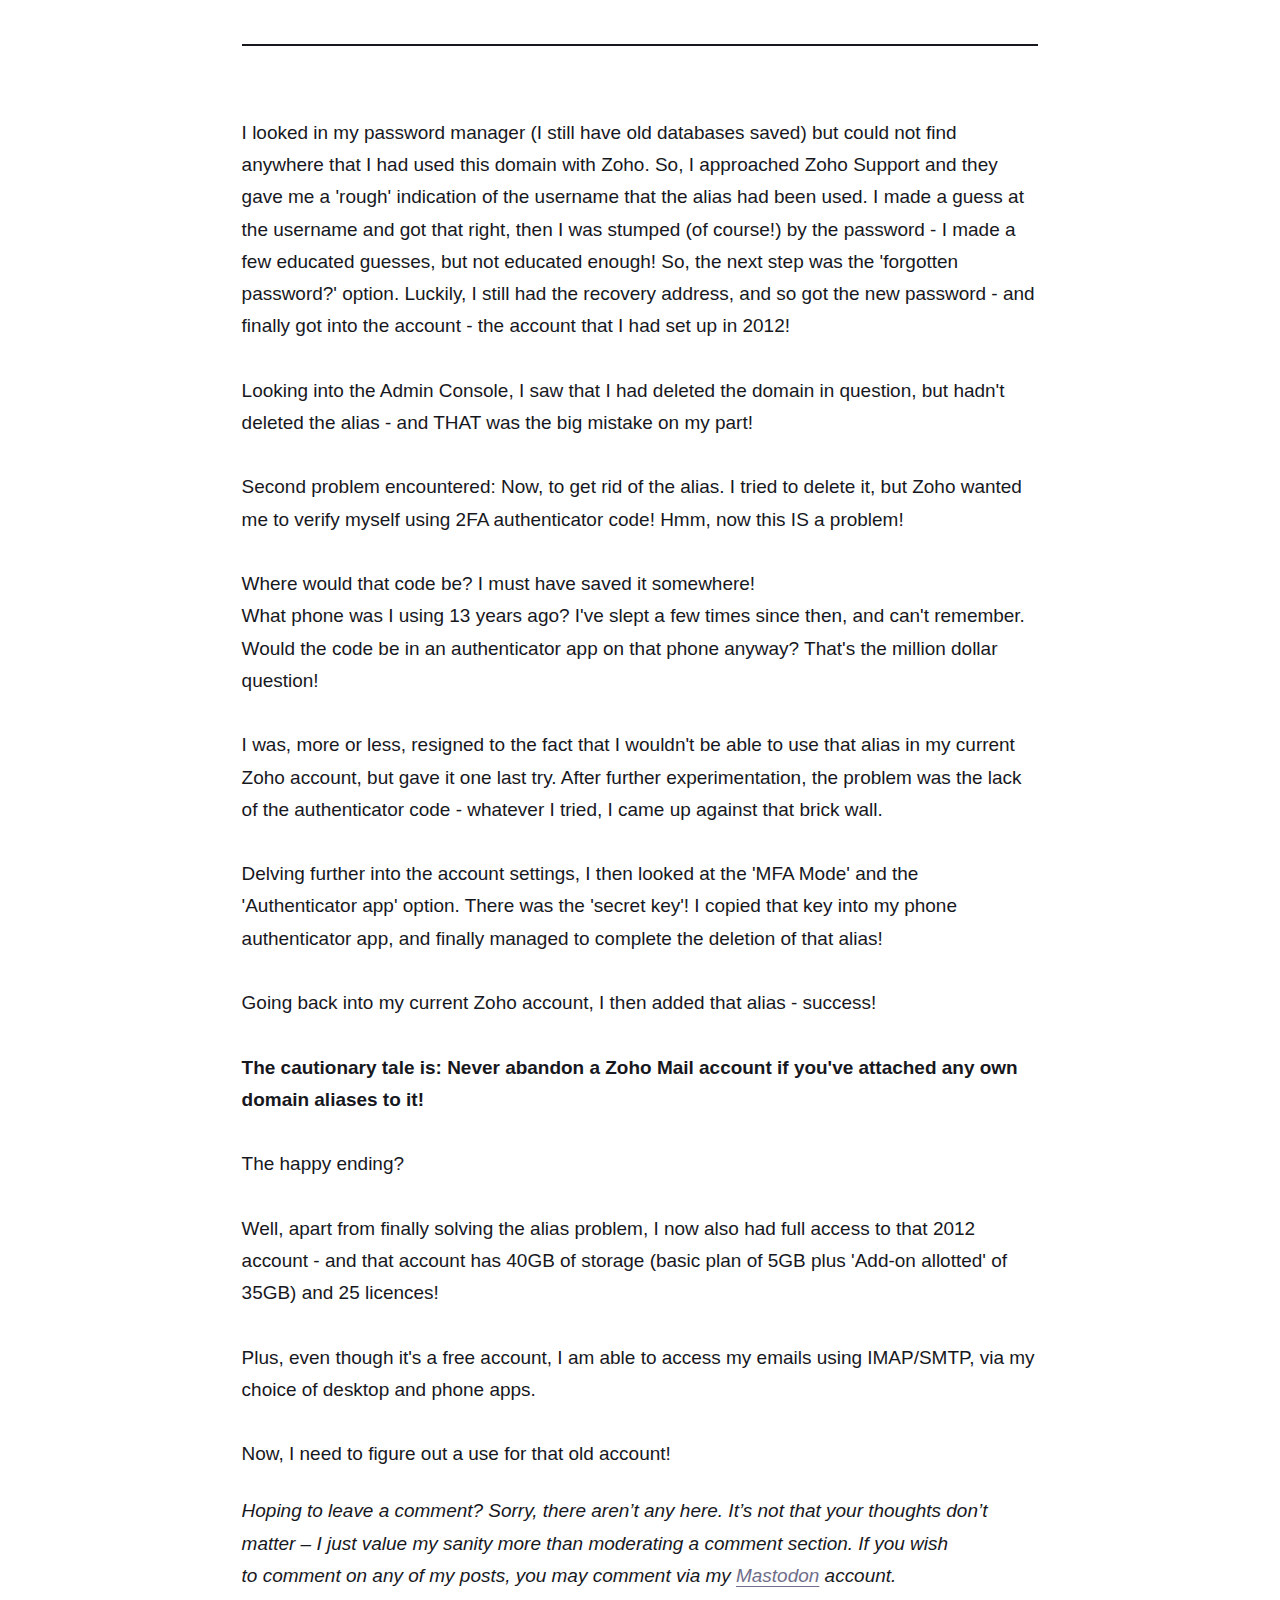
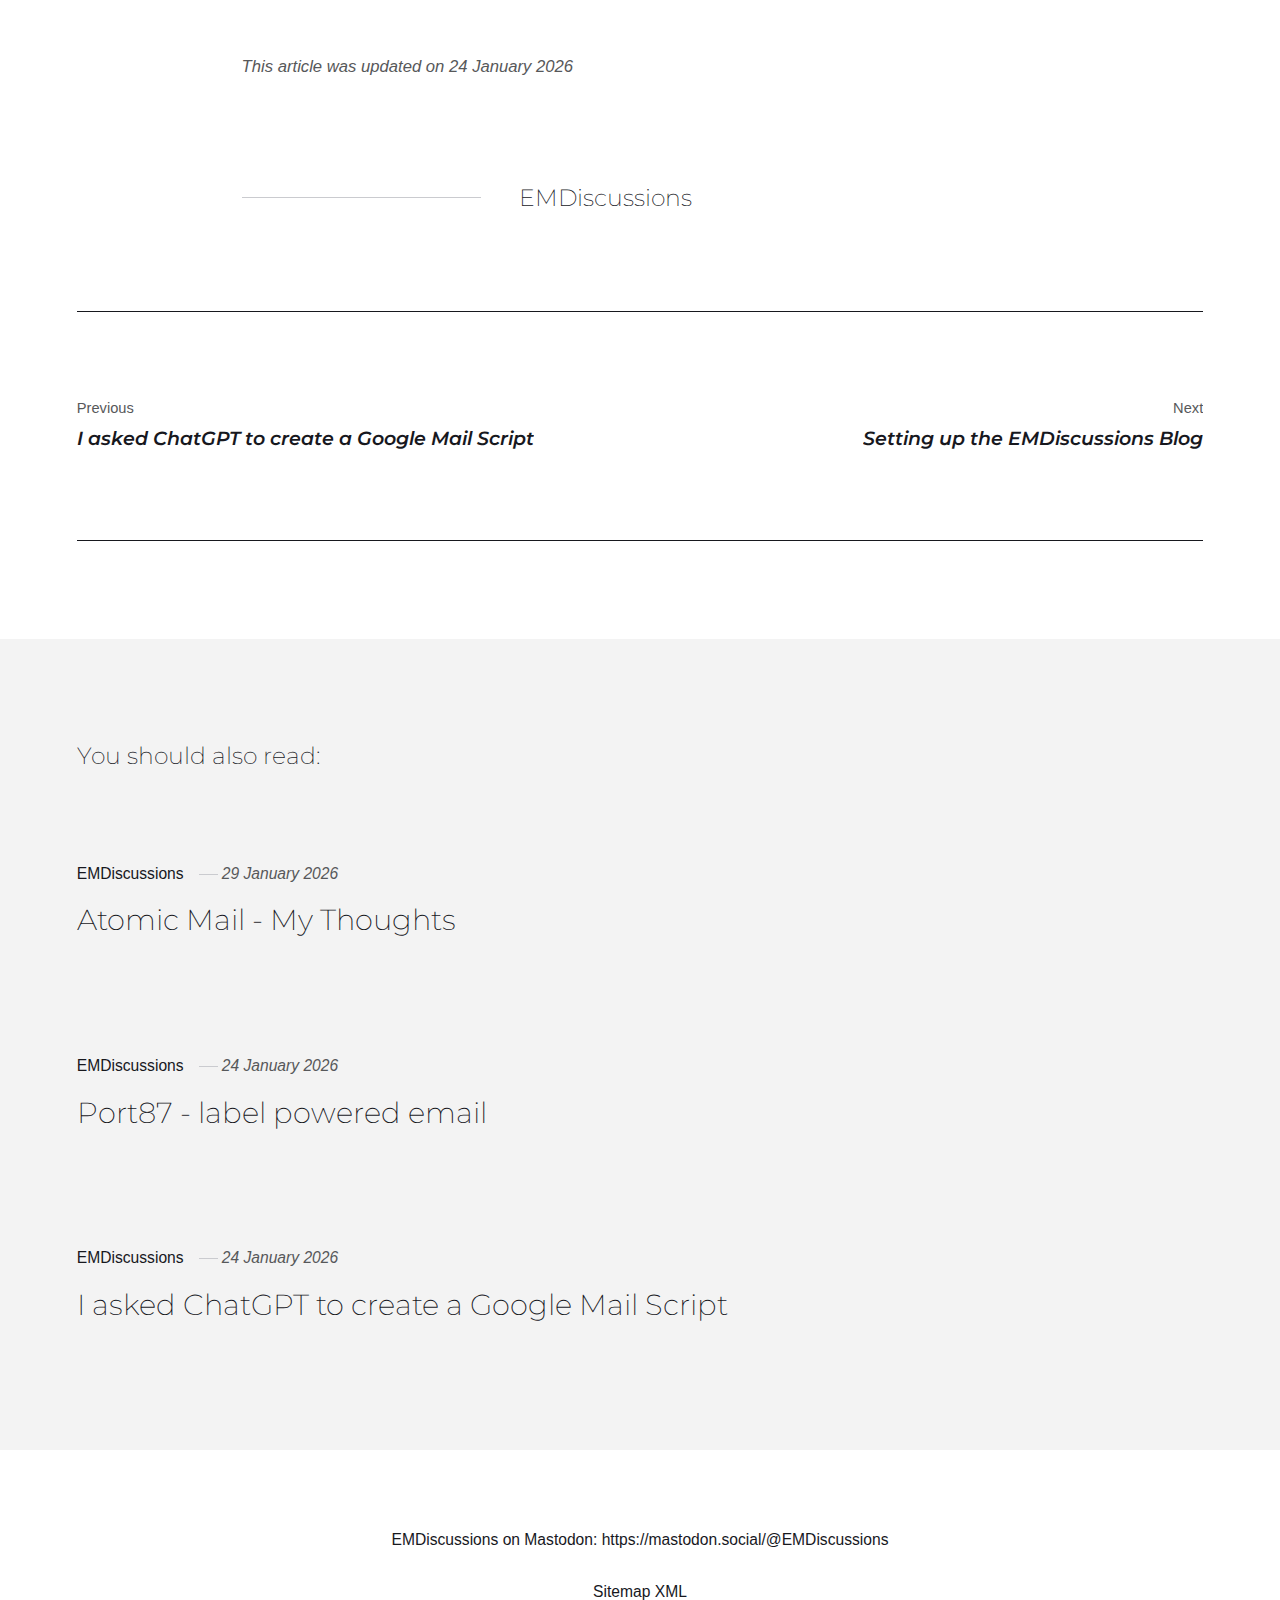
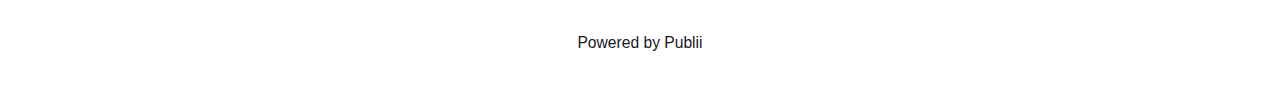
<file: zoho-mail-a-cautionary-tale-with-a-happy-ending.html>
<!DOCTYPE html><html lang="en-gb"><head><meta charset="utf-8"><meta http-equiv="X-UA-Compatible" content="IE=edge"><meta name="viewport" content="width=device-width,initial-scale=1"><title>Zoho Mail - a cautionary tale, with a happy ending? - EMDiscussions Blog</title><meta name="generator" content="Publii Open-Source CMS for Static Site"><link rel="canonical" href="https://emdiscussions.github.io/emd-blog/zoho-mail-a-cautionary-tale-with-a-happy-ending.html"><link rel="alternate" type="application/atom+xml" href="https://emdiscussions.github.io/emd-blog/feed.xml" title="EMDiscussions Blog - RSS"><link rel="alternate" type="application/json" href="https://emdiscussions.github.io/emd-blog/feed.json" title="EMDiscussions Blog - JSON"><meta property="og:title" content="Zoho Mail - a cautionary tale, with a happy ending?"><meta property="og:image" content="https://emdiscussions.github.io/emd-blog/media/website/emd-icon-italic-160-706E8A-circle.png"><meta property="og:image:width" content="160"><meta property="og:image:height" content="160"><meta property="og:site_name" content="EMDiscussions Blog"><meta property="og:description" content=""><meta property="og:url" content="https://emdiscussions.github.io/emd-blog/zoho-mail-a-cautionary-tale-with-a-happy-ending.html"><meta property="og:type" content="article"><link rel="shortcut icon" href="https://emdiscussions.github.io/emd-blog/media/website/favicon.ico" type="image/x-icon"><link rel="preload" href="https://emdiscussions.github.io/emd-blog/assets/dynamic/fonts/montserrat/montserrat.woff2" as="font" type="font/woff2" crossorigin><link rel="preload" href="https://emdiscussions.github.io/emd-blog/assets/dynamic/fonts/montserrat/montserrat-italic.woff2" as="font" type="font/woff2" crossorigin><link rel="stylesheet" href="https://emdiscussions.github.io/emd-blog/assets/css/style.css?v=d65aa22b2069efb5b5a8ce8ded49c3a6"><script type="application/ld+json">{"@context":"http://schema.org","@type":"Article","mainEntityOfPage":{"@type":"WebPage","@id":"https://emdiscussions.github.io/emd-blog/zoho-mail-a-cautionary-tale-with-a-happy-ending.html"},"headline":"Zoho Mail - a cautionary tale, with a happy ending?","datePublished":"2026-01-24T10:37+00:00","dateModified":"2026-01-24T20:42+00:00","image":{"@type":"ImageObject","url":"https://emdiscussions.github.io/emd-blog/media/website/emd-icon-italic-160-706E8A-circle.png","height":160,"width":160},"description":"","author":{"@type":"Person","name":"EMDiscussions","url":"https://emdiscussions.github.io/emd-blog/authors/emdiscussions/"},"publisher":{"@type":"Organization","name":"EMDiscussions","logo":{"@type":"ImageObject","url":"https://emdiscussions.github.io/emd-blog/media/website/emd-icon-italic-160-706E8A-circle.png","height":160,"width":160}}}</script><noscript><style>img[loading] {
                    opacity: 1;
                }</style></noscript></head><body class="post-template"><header class="top js-header"><a class="logo" href="https://emdiscussions.github.io/emd-blog/"><img src="https://emdiscussions.github.io/emd-blog/media/website/emd-icon-italic-160-706E8A-circle.png" alt="EMDiscussions Blog" width="160" height="160"></a></header><main class="post"><article class="content"><div class="hero hero--noimage"><header class="hero__content"><div class="wrapper"><h1>Zoho Mail - a cautionary tale, with a happy ending?</h1><div class="feed__meta content__meta"><a href="https://emdiscussions.github.io/emd-blog/authors/emdiscussions/" class="feed__author">EMDiscussions</a> <time datetime="2026-01-24T10:37" class="feed__date">24 January 2026</time></div></div></header></div><div class="entry-wrapper content__entry"><p><em>Note: Originally posted in November 2025, now updated in January 2026.</em></p><figure class="post__image"><figure class="post__image"><img loading="lazy" src="https://emdiscussions.github.io/emd-blog/media/posts/2//computer-01.png" alt="A serious looking caricature of myself, sitting at my computer, and focused on the screen in front of me." width="672" height="448" sizes="(max-width: 1920px) 100vw, 1920px" srcset="https://emdiscussions.github.io/emd-blog/media/posts/2//responsive/computer-01-xs.png 640w, https://emdiscussions.github.io/emd-blog/media/posts/2//responsive/computer-01-sm.png 768w, https://emdiscussions.github.io/emd-blog/media/posts/2//responsive/computer-01-md.png 1024w, https://emdiscussions.github.io/emd-blog/media/posts/2//responsive/computer-01-lg.png 1366w, https://emdiscussions.github.io/emd-blog/media/posts/2//responsive/computer-01-xl.png 1600w, https://emdiscussions.github.io/emd-blog/media/posts/2//responsive/computer-01-2xl.png 1920w"></figure><figcaption>It was the best of times, it was the BLURST of times, etc.</figcaption></figure><div data-original-attrs="{&quot;style&quot;:&quot;&quot;}">Once upon a time . . . well, around February 2012 (to narrow it down!), I signed up for a Zoho Mail Free account. A short time later, I guess I must have abandoned it and forgot all about it.<br><br></div><div data-original-attrs="{&quot;style&quot;:&quot;&quot;}">Fast forward to the present day, I've had a Zoho paid account for a few months, and I decided to move one of my domains over to this email provider. All proceeded according to plan - domain was verified, DNS records all propagated, and it just remained to create aliases for that domain.<span style="font-size: x-large;" data-keep-original-tag="false" data-original-attrs="{&quot;style&quot;:&quot;&quot;}"><br><br></span></div><div data-original-attrs="{&quot;style&quot;:&quot;&quot;}">First problem encountered: I created a few new aliases, but when I tried to add another specific alias to my account, I got this warning:</div><blockquote><div data-original-attrs="{&quot;style&quot;:&quot;&quot;}"><span style="color: #2dc26b;"><em>The email address you have entered belongs to a different deployment/region. Please contact support for assistance.</em></span></div></blockquote><div data-original-attrs="{&quot;style&quot;:&quot;&quot;}"> </div><div data-original-attrs="{&quot;style&quot;:&quot;&quot;}">I looked in my password manager (I still have old databases saved) but could not find anywhere that I had used this domain with Zoho. So, I approached Zoho Support and they gave me a 'rough' indication of the username that the alias had been used. I made a guess at the username and got that right, then I was stumped (of course!) by the password - I made a few educated guesses, but not educated enough! So, the next step was the 'forgotten password?' option. Luckily, I still had the recovery address, and so got the new password - and finally got into the account - the account that I had set up in 2012!<br><br></div><div data-original-attrs="{&quot;style&quot;:&quot;&quot;}">Looking into the Admin Console, I saw that I had deleted the domain in question, but hadn't deleted the alias - and THAT was the big mistake on my part!<br><br></div><div data-original-attrs="{&quot;style&quot;:&quot;&quot;}">Second problem encountered: Now, to get rid of the alias. I tried to delete it, but Zoho wanted me to verify myself using 2FA authenticator code! Hmm, now this IS a problem!<br><br></div><div data-original-attrs="{&quot;style&quot;:&quot;&quot;}">Where would that code be? I must have saved it somewhere!<br>What phone was I using 13 years ago? I've slept a few times since then, and can't remember.<br>Would the code be in an authenticator app on that phone anyway? That's the million dollar question!<br><br></div><div data-original-attrs="{&quot;style&quot;:&quot;&quot;}">I was, more or less, resigned to the fact that I wouldn't be able to use that alias in my current Zoho account, but gave it one last try. After further experimentation, the problem was the lack of the authenticator code - whatever I tried, I came up against that brick wall.</div><div data-original-attrs="{&quot;style&quot;:&quot;&quot;}"><br>Delving further into the account settings, I then looked at the 'MFA Mode' and the 'Authenticator app' option. There was the 'secret key'! I copied that key into my phone authenticator app, and finally managed to complete the deletion of that alias!<br><br></div><div data-original-attrs="{&quot;style&quot;:&quot;&quot;}">Going back into my current Zoho account, I then added that alias - success!<br><br></div><div data-original-attrs="{&quot;style&quot;:&quot;&quot;}"><strong>The cautionary tale is: Never abandon a Zoho Mail account if you've attached any own domain aliases to it!</strong><br><br></div><div data-original-attrs="{&quot;style&quot;:&quot;&quot;}">The happy ending?<br><br></div><div data-original-attrs="{&quot;style&quot;:&quot;&quot;}">Well, apart from finally solving the alias problem, I now also had full access to that 2012 account - and that account has 40GB of storage (basic plan of 5GB plus 'Add-on allotted' of 35GB) and 25 licences!</div><div data-original-attrs="{&quot;style&quot;:&quot;&quot;}"> </div><div data-original-attrs="{&quot;style&quot;:&quot;&quot;}">Plus, even though it's a free account, I am able to access my emails using IMAP/SMTP, via my choice of desktop and phone apps.<br><br></div><div data-original-attrs="{&quot;style&quot;:&quot;&quot;}">Now, I need to figure out a use for that old account!</div><p><em>Hoping to leave a comment? Sorry, there aren’t any here. It’s not that your thoughts don’t matter – I just value my sanity more than moderating a comment section. If you wish to comment on any of my posts, you may comment via my <a href="https://mastodon.social/@EMDiscussions" target="_blank" rel="noopener noreferrer">Mastodon</a> account.</em></p></div><footer class="content__footer"><div class="entry-wrapper"><p class="content__updated">This article was updated on 24 January 2026</p><div class="content__actions"></div><div class="content__bio bio"><div><h3 class="h4 bio__name"><a href="https://emdiscussions.github.io/emd-blog/authors/emdiscussions/" rel="author">EMDiscussions</a></h3></div></div></div><nav class="content__nav"><div class="wrapper"><div class="content__nav-inner"><div class="content__nav-prev"><a href="https://emdiscussions.github.io/emd-blog/i-asked-chatgpt-to-create-a-google-mail-script.html" class="content__nav-link" rel="prev"><div><span>Previous</span> I asked ChatGPT to create a Google Mail Script</div></a></div><div class="content__nav-next"><a href="https://emdiscussions.github.io/emd-blog/setting-up-the-emdiscussions-blog.html" class="content__nav-link" rel="next"><div><span>Next</span> Setting up the EMDiscussions Blog</div></a></div></div></div></nav></footer></article><div class="content__related related"><div class="wrapper"><h2 class="h4 related__title">You should also read:</h2><article class="feed__item"><div class="feed__content"><header><div class="feed__meta"><a href="https://emdiscussions.github.io/emd-blog/authors/emdiscussions/" class="feed__author">EMDiscussions</a> <time datetime="2026-01-29T09:26" class="feed__date">29 January 2026</time></div><h3 class="feed__title"><a href="https://emdiscussions.github.io/emd-blog/atomic-mail-my-thoughts.html">Atomic Mail - My Thoughts</a></h3></header><p></p></div></article><article class="feed__item"><div class="feed__content"><header><div class="feed__meta"><a href="https://emdiscussions.github.io/emd-blog/authors/emdiscussions/" class="feed__author">EMDiscussions</a> <time datetime="2026-01-24T11:22" class="feed__date">24 January 2026</time></div><h3 class="feed__title"><a href="https://emdiscussions.github.io/emd-blog/port87-label-powered-email.html">Port87 - label powered email</a></h3></header><p></p></div></article><article class="feed__item"><div class="feed__content"><header><div class="feed__meta"><a href="https://emdiscussions.github.io/emd-blog/authors/emdiscussions/" class="feed__author">EMDiscussions</a> <time datetime="2026-01-24T11:10" class="feed__date">24 January 2026</time></div><h3 class="feed__title"><a href="https://emdiscussions.github.io/emd-blog/i-asked-chatgpt-to-create-a-google-mail-script.html">I asked ChatGPT to create a Google Mail Script</a></h3></header><p></p></div></article></div></div></main><footer class="footer footer--glued"><div class="wrapper"><div class="footer__copyright"><p>EMDiscussions on Mastodon: <a rel="me" href="https://mastodon.social/@EMDiscussions" title="EMDiscussions on Mastodon">https://mastodon.social/@EMDiscussions</a></p><p><a href="https://emdiscussions.github.io/emd-blog/sitemap.xml" title="Sitemap XML" target="_blank" rel="noopener">Sitemap XML</a></p><p>Powered by Publii</p></div><button id="backToTop" class="footer__bttop" aria-label="Back to top" title="Back to top"><svg width="20" height="20"><use xlink:href="https://emdiscussions.github.io/emd-blog/assets/svg/svg-map.svg#toparrow"/></svg></button></div></footer><script defer="defer" src="https://emdiscussions.github.io/emd-blog/assets/js/scripts.min.js?v=ffcbea6c02c8178d10092962b235a5b0"></script><script>window.publiiThemeMenuConfig={mobileMenuMode:'sidebar',animationSpeed:300,submenuWidth: 'auto',doubleClickTime:500,mobileMenuExpandableSubmenus:true,relatedContainerForOverlayMenuSelector:'.top'};</script><script>var images = document.querySelectorAll('img[loading]');
        for (var i = 0; i < images.length; i++) {
            if (images[i].complete) {
                images[i].classList.add('is-loaded');
            } else {
                images[i].addEventListener('load', function () {
                    this.classList.add('is-loaded');
                }, false);
            }
        }</script></body></html>
</file>
